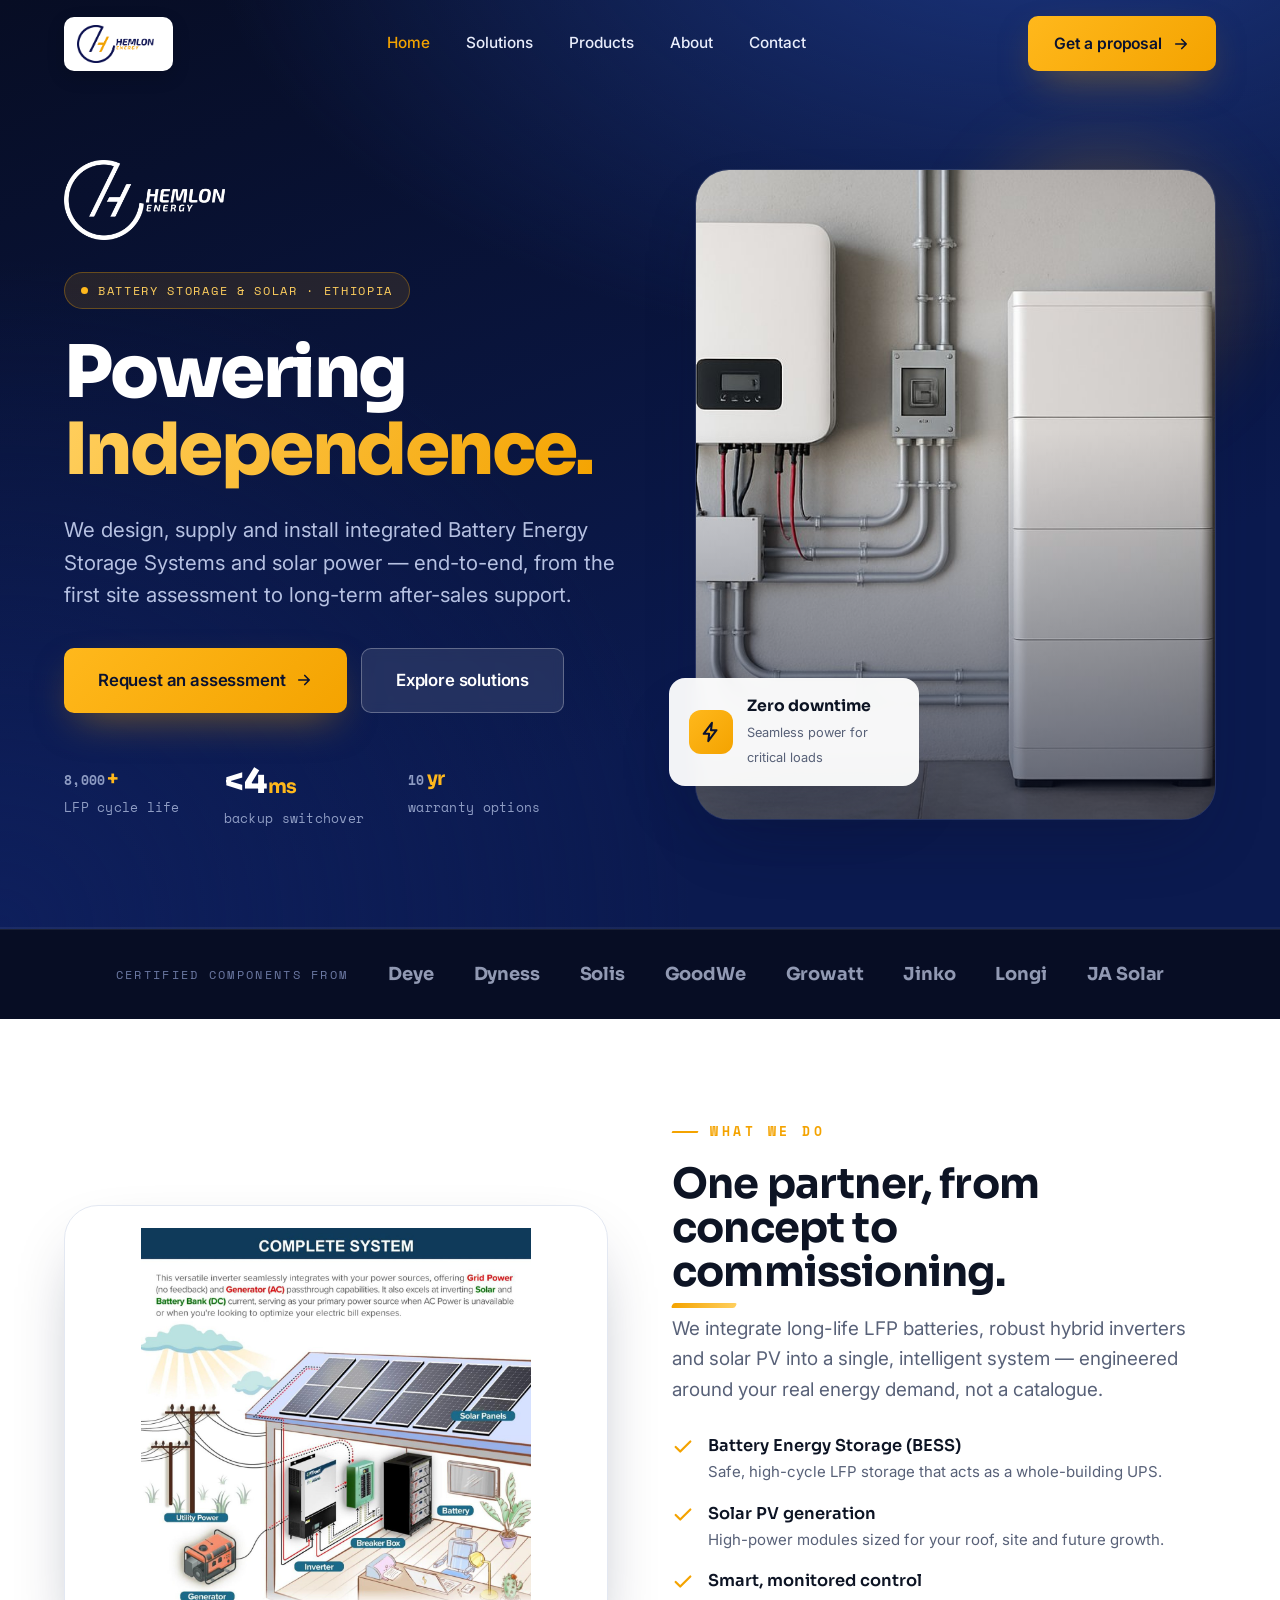
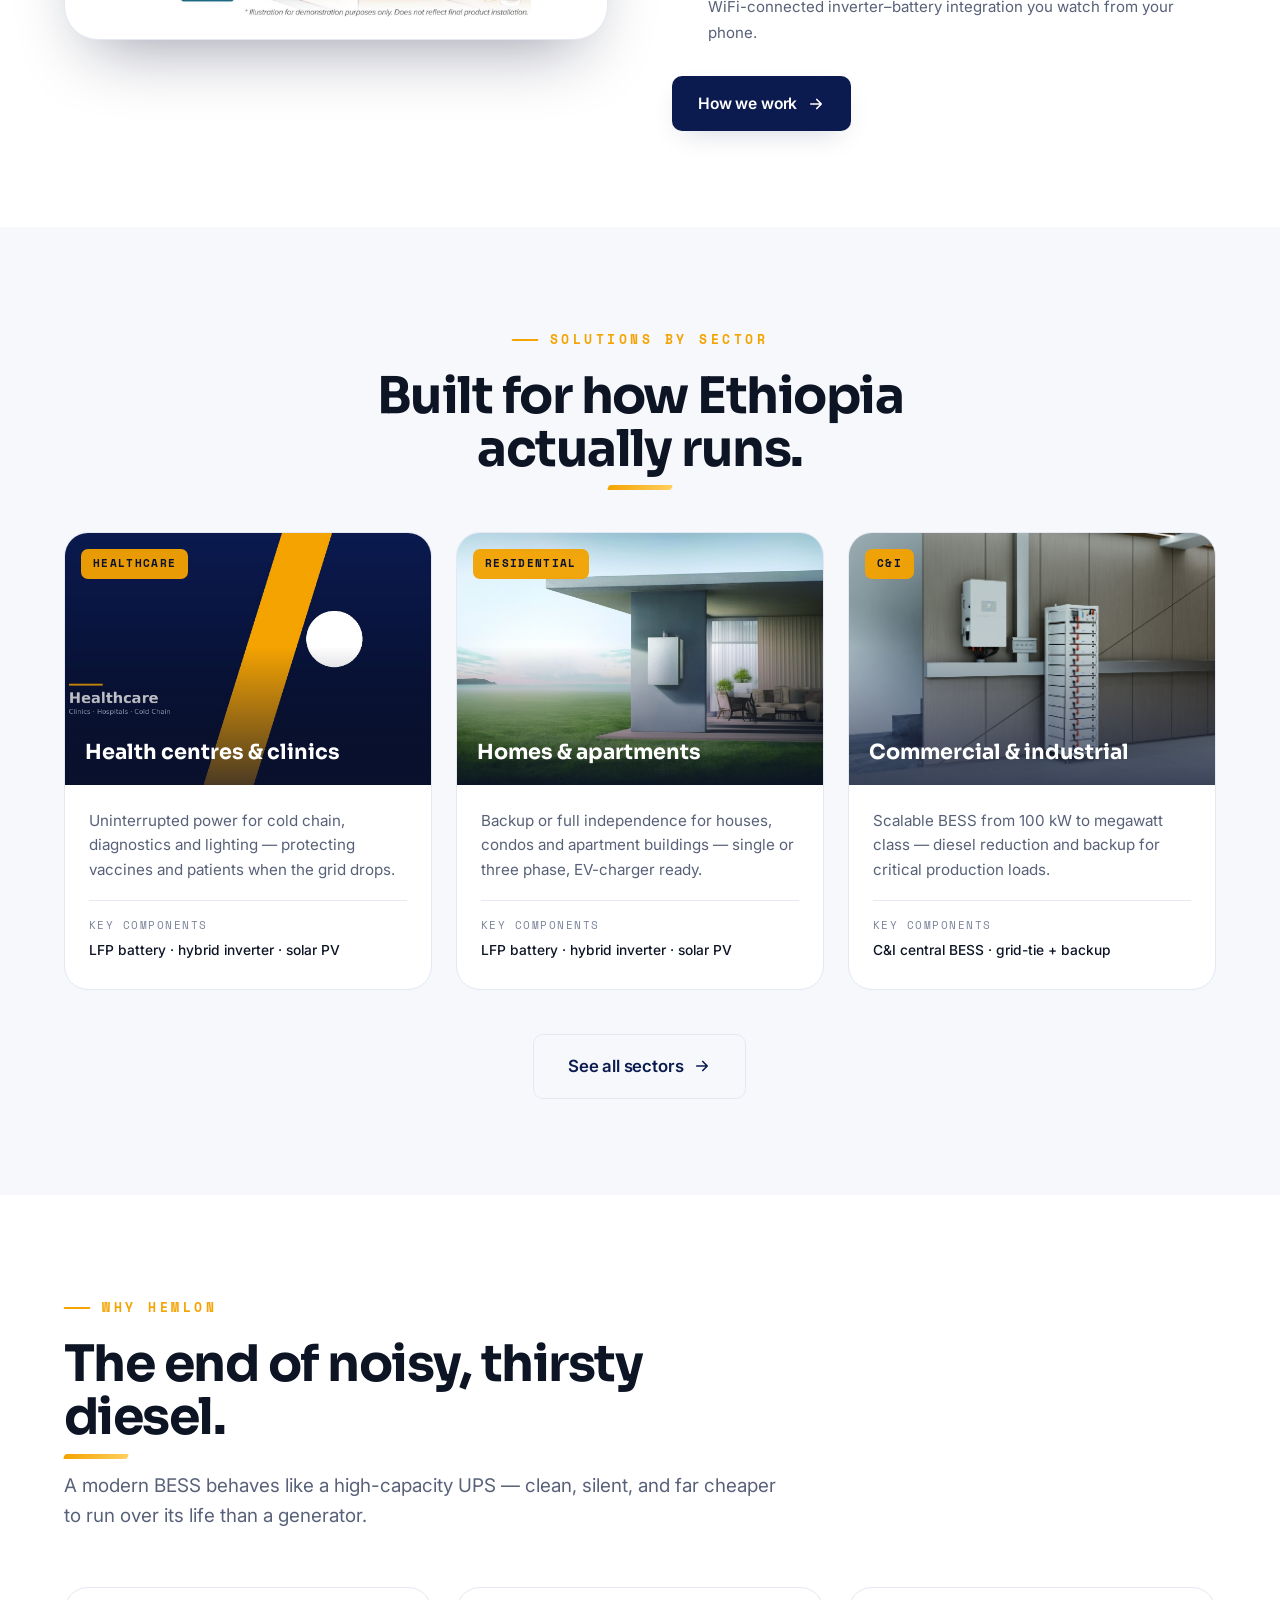
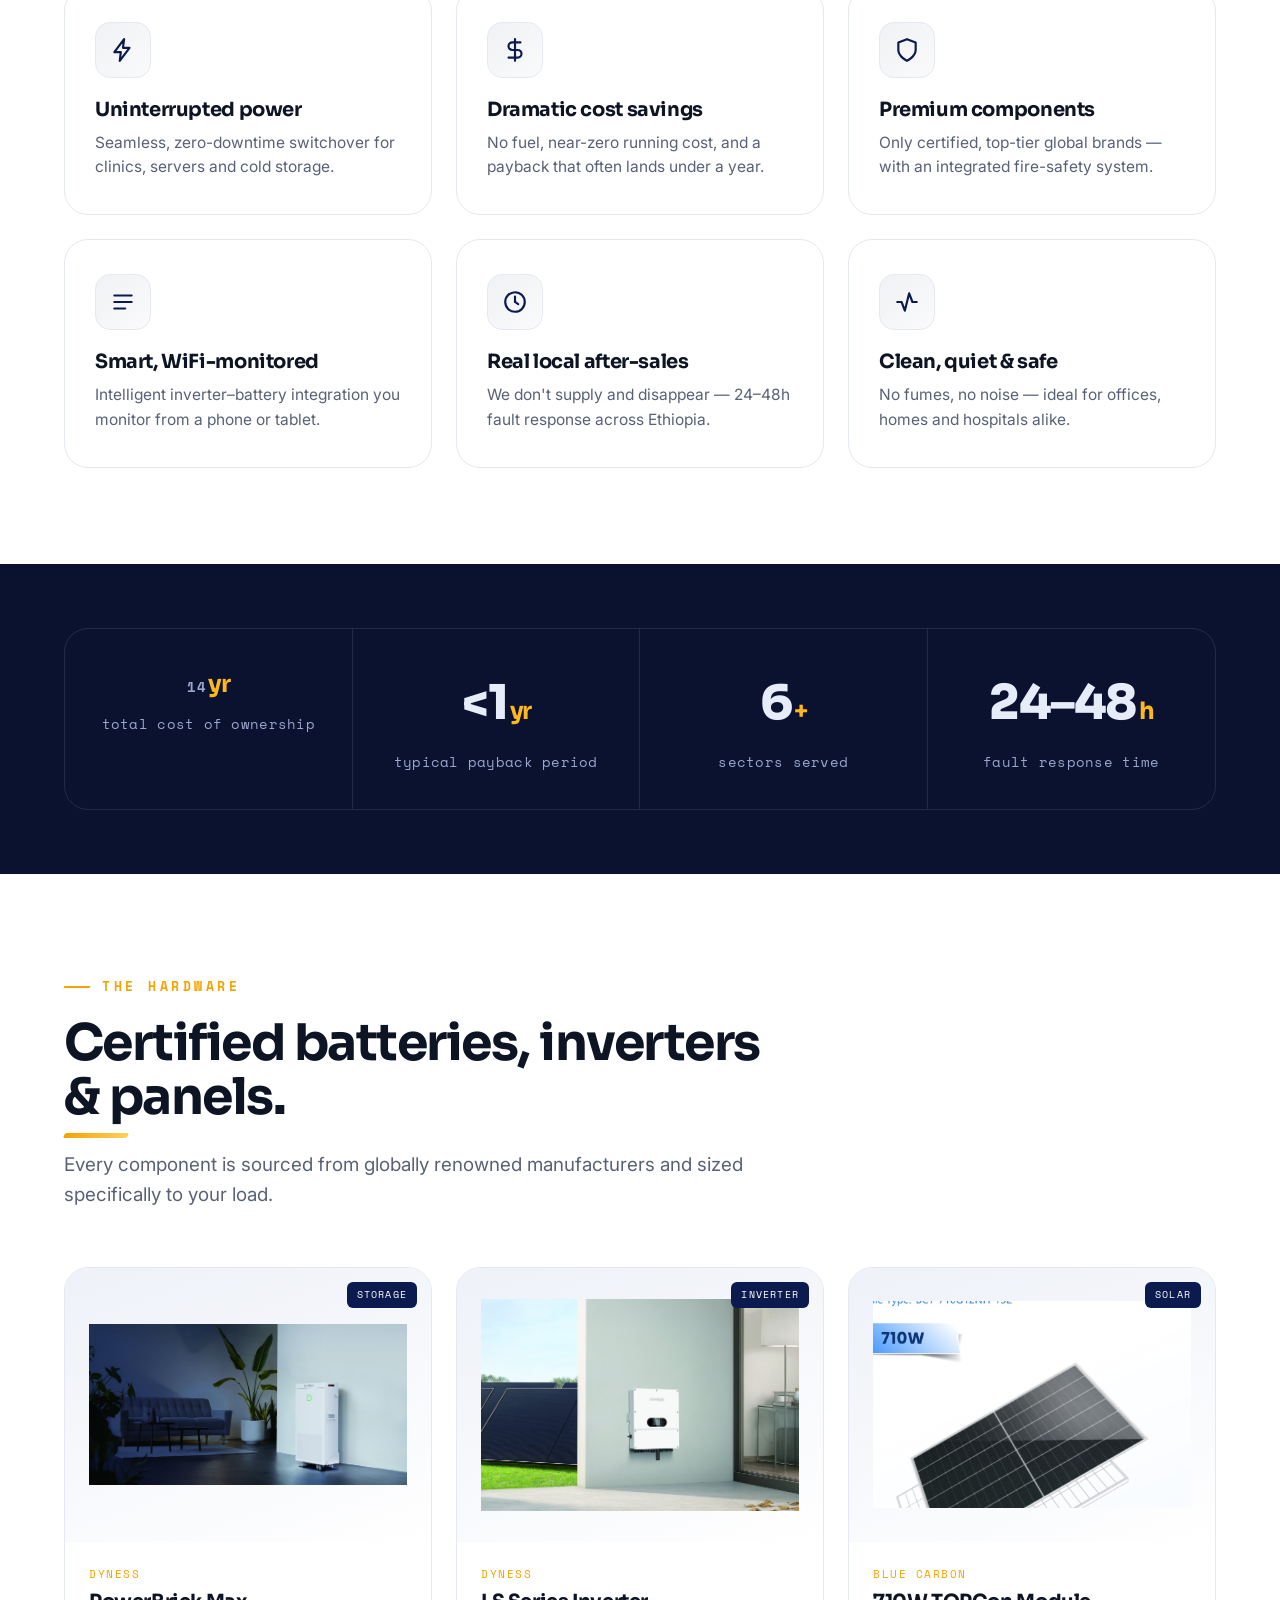
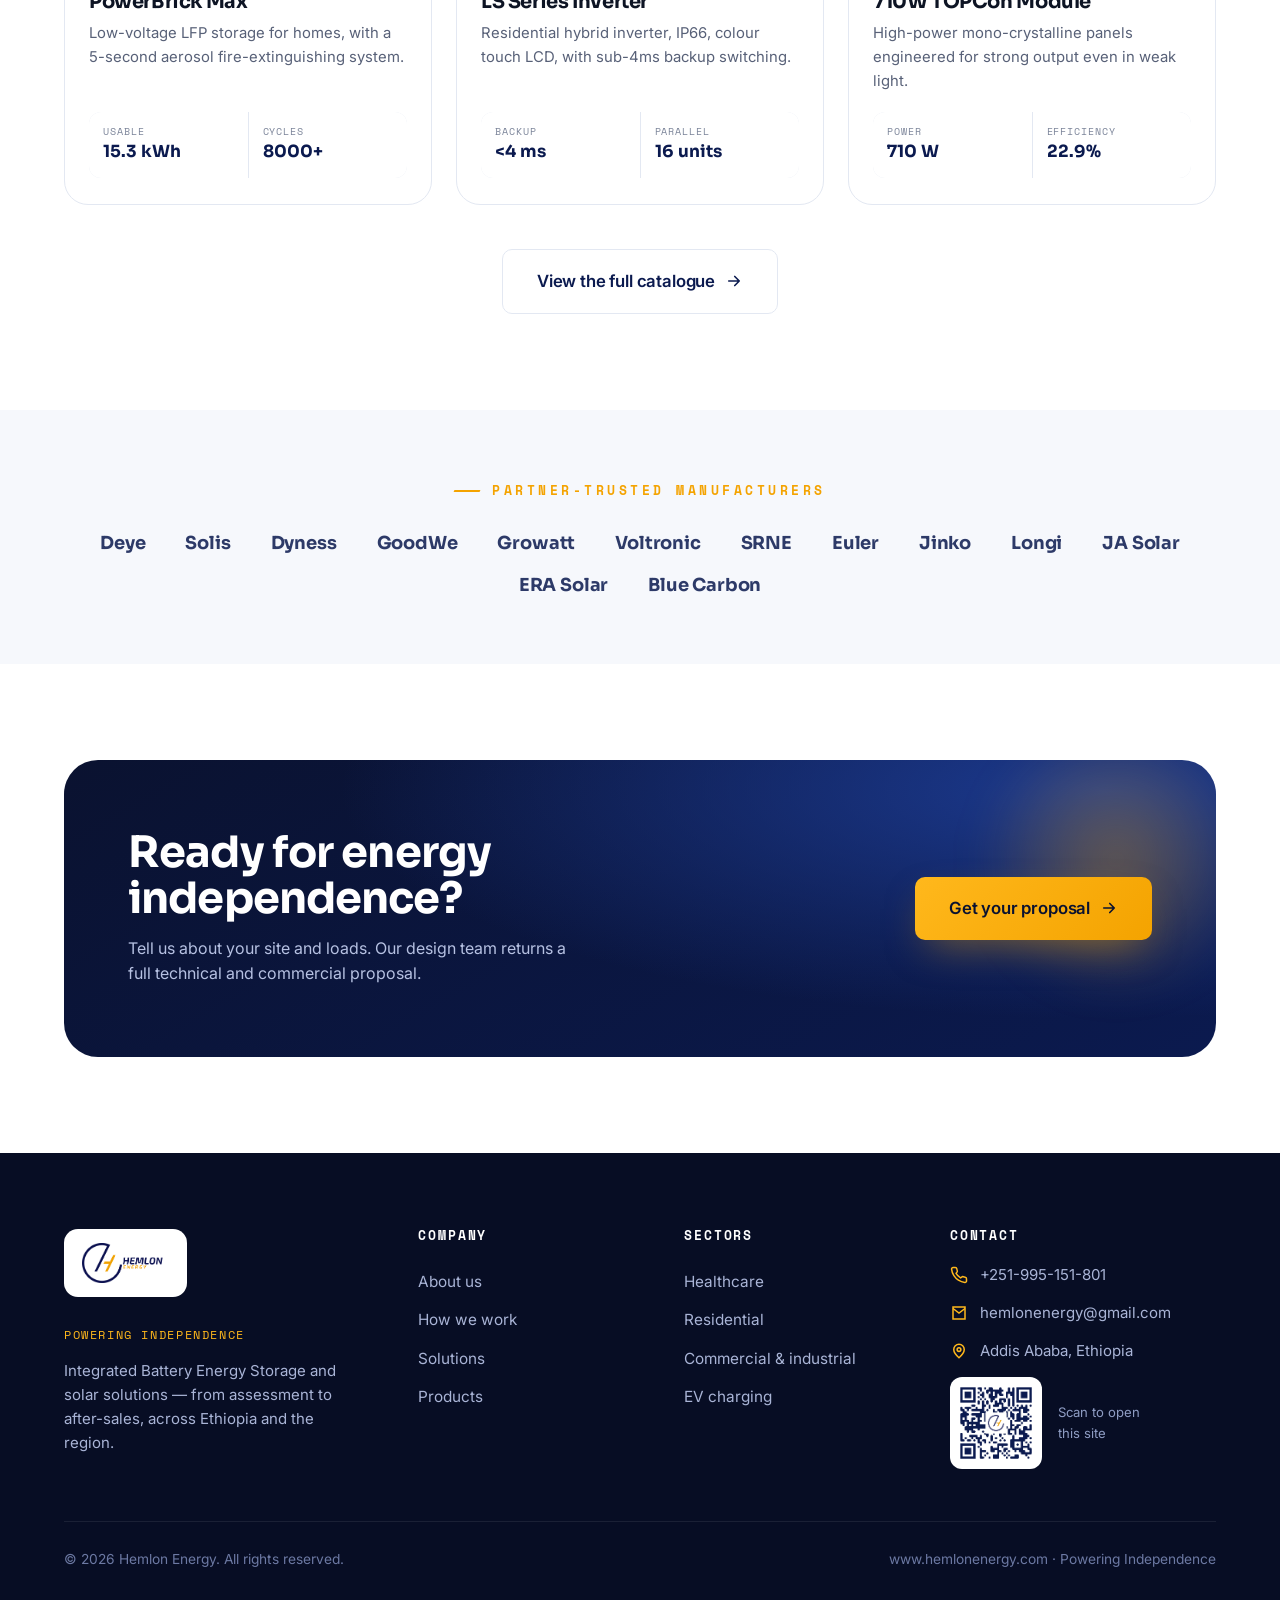
<file: index.html>
<!DOCTYPE html>
<html lang="en">
<head>
<meta charset="UTF-8">
<meta name="viewport" content="width=device-width, initial-scale=1.0">
<title>Hemlon Energy | Battery Storage &amp; Solar Solutions in Ethiopia</title>
<meta name="description" content="Hemlon Energy delivers end-to-end Battery Energy Storage Systems (BESS) and solar power across Ethiopia and East Africa — from assessment and design to installation and after-sales support. Powering Independence.">
<meta name="keywords" content="battery energy storage Ethiopia, BESS Ethiopia, solar power Addis Ababa, solar installation Ethiopia, LFP battery, hybrid inverter, energy independence, off-grid solar Ethiopia">
<link rel="canonical" href="https://hemlon-energy.vercel.app/">
<meta property="og:type" content="website">
<meta property="og:title" content="Hemlon Energy | Powering Independence">
<meta property="og:description" content="End-to-end Battery Energy Storage &amp; Solar solutions for businesses, healthcare, homes and industry across Ethiopia.">
<meta property="og:image" content="https://hemlon-energy.vercel.app/assets/scene-inverter.jpg">
<meta property="og:url" content="https://hemlon-energy.vercel.app/">
<meta name="twitter:card" content="summary_large_image">
<meta name="theme-color" content="#0b1a4f">
<link rel="icon" href="assets/hemlon-logo.png">
<link rel="apple-touch-icon" href="assets/hemlon-logo.png">
<link rel="preconnect" href="https://fonts.googleapis.com">
<link rel="preconnect" href="https://fonts.gstatic.com" crossorigin>
<link href="https://fonts.googleapis.com/css2?family=Sora:wght@400;600;700;800&family=Inter:wght@400;500;600&family=Space+Mono:wght@400;700&display=swap" rel="stylesheet">
<link rel="stylesheet" href="styles.css">
<script type="application/ld+json">
{
  "@context":"https://schema.org","@type":"Organization",
  "name":"Hemlon Energy","alternateName":"Hemlon Trading",
  "url":"https://hemlon-energy.vercel.app/","logo":"https://hemlon-energy.vercel.app/assets/hemlon-logo.png",
  "slogan":"Powering Independence",
  "description":"Specialized renewable energy provider delivering end-to-end Battery Energy Storage Systems (BESS) and solar solutions across Ethiopia and East Africa.",
  "address":{"@type":"PostalAddress","addressLocality":"Addis Ababa","addressCountry":"ET"},
  "telephone":"+251-995-151-801","email":"hemlonenergy@gmail.com",
  "areaServed":"Ethiopia and East Africa"
}
</script>
</head>
<body>

<!-- ============ NAV ============ -->
<header class="nav" id="nav">
  <div class="wrap nav__inner">
    <a class="nav__logo" href="index.html" aria-label="Hemlon Energy home"><img src="assets/hemlon-logo.png" alt="Hemlon Energy"></a>
    <nav class="nav__menu" aria-label="Primary">
      <a class="nav__link is-active" href="index.html">Home</a>
      <a class="nav__link" href="solutions.html">Solutions</a>
      <a class="nav__link" href="products.html">Products</a>
      <a class="nav__link" href="about.html">About</a>
      <a class="nav__link" href="contact.html">Contact</a>
    </nav>
    <div class="nav__actions">
      <a class="btn btn--gold nav__cta desktop" href="contact.html">Get a proposal
        <svg viewBox="0 0 24 24" fill="none" stroke="currentColor" stroke-width="2.2"><path d="M5 12h14M13 6l6 6-6 6" stroke-linecap="round" stroke-linejoin="round"/></svg>
      </a>
      <button class="nav__burger" aria-label="Open menu"><span></span><span></span><span></span></button>
    </div>
  </div>
</header>
<div class="nav__drawer" id="drawer">
  <a href="index.html">Home</a>
  <a href="solutions.html">Solutions</a>
  <a href="products.html">Products</a>
  <a href="about.html">About</a>
  <a href="contact.html">Contact</a>
  <a class="btn btn--gold" href="contact.html">Get a proposal</a>
</div>

<!-- ============ HERO ============ -->
<section class="hero">
  <div class="wrap hero__grid">
    <div class="hero__copy">
      <div class="hero__biglogo"><img src="assets/hemlon-logo-white.png" alt="Hemlon Energy"></div>
      <span class="hero__badge"><span class="dot"></span>Battery storage &amp; solar · Ethiopia</span>
      <h1>Powering<br><span class="accent">Independence.</span></h1>
      <p class="hero__sub">We design, supply and install integrated Battery Energy Storage Systems and solar power — end-to-end, from the first site assessment to long-term after-sales support.</p>
      <div class="hero__cta">
        <a class="btn btn--gold btn--lg" href="contact.html">Request an assessment
          <svg viewBox="0 0 24 24" fill="none" stroke="currentColor" stroke-width="2.2"><path d="M5 12h14M13 6l6 6-6 6" stroke-linecap="round" stroke-linejoin="round"/></svg>
        </a>
        <a class="btn btn--light btn--lg" href="solutions.html">Explore solutions</a>
      </div>
      <div class="hero__stats">
        <div class="hero__stat"><b><span data-count="8000">0</span><i>+</i></b><span>LFP cycle life</span></div>
        <div class="hero__stat"><b>&lt;4<i>ms</i></b><span>backup switchover</span></div>
        <div class="hero__stat"><b><span data-count="10">0</span><i>yr</i></b><span>warranty options</span></div>
      </div>
    </div>
    <div class="hero__media reveal">
      <div class="hero__glow"></div>
      <div class="hero__frame">
        <img src="assets/hero-system.jpg" alt="Hemlon Energy hybrid inverter and battery installation" fetchpriority="high">
      </div>
      <div class="hero__chip">
        <span class="ic"><svg viewBox="0 0 24 24" fill="none" stroke="currentColor" stroke-width="2.2"><path d="M13 2L4 14h6l-1 8 9-12h-6l1-8z" stroke-linejoin="round"/></svg></span>
        <div><b>Zero downtime</b><span>Seamless power for critical loads</span></div>
      </div>
    </div>
  </div>
  <div class="powerline"></div>
</section>

<!-- ============ TRUST STRIP ============ -->
<section class="trust">
  <div class="wrap">
    <div class="trust__row">
      <span class="trust__label">Certified components from</span>
      <span class="brand-word">Deye</span>
      <span class="brand-word">Dyness</span>
      <span class="brand-word">Solis</span>
      <span class="brand-word">GoodWe</span>
      <span class="brand-word">Growatt</span>
      <span class="brand-word">Jinko</span>
      <span class="brand-word">Longi</span>
      <span class="brand-word">JA Solar</span>
    </div>
  </div>
</section>

<!-- ============ WHAT WE DO ============ -->
<section class="section">
  <div class="wrap split">
    <div class="split__media split__media--diagram reveal">
      <img src="assets/sys-complete.jpg" alt="Diagram of a complete home hybrid solar power system with solar panels, hybrid inverter and battery">
    </div>
    <div class="split__copy reveal" data-d="1">
      <span class="eyebrow">What we do</span>
      <h2 class="stroke">One partner, from concept to commissioning.</h2>
      <p class="lead">We integrate long-life LFP batteries, robust hybrid inverters and solar PV into a single, intelligent system — engineered around your real energy demand, not a catalogue.</p>
      <div class="tick"><svg viewBox="0 0 24 24" fill="none" stroke="currentColor" stroke-width="2.4"><path d="M20 6L9 17l-5-5" stroke-linecap="round" stroke-linejoin="round"/></svg><div><b>Battery Energy Storage (BESS)</b><span>Safe, high-cycle LFP storage that acts as a whole-building UPS.</span></div></div>
      <div class="tick"><svg viewBox="0 0 24 24" fill="none" stroke="currentColor" stroke-width="2.4"><path d="M20 6L9 17l-5-5" stroke-linecap="round" stroke-linejoin="round"/></svg><div><b>Solar PV generation</b><span>High-power modules sized for your roof, site and future growth.</span></div></div>
      <div class="tick"><svg viewBox="0 0 24 24" fill="none" stroke="currentColor" stroke-width="2.4"><path d="M20 6L9 17l-5-5" stroke-linecap="round" stroke-linejoin="round"/></svg><div><b>Smart, monitored control</b><span>WiFi-connected inverter–battery integration you watch from your phone.</span></div></div>
      <a class="btn btn--navy" href="about.html" style="margin-top:14px">How we work
        <svg viewBox="0 0 24 24" fill="none" stroke="currentColor" stroke-width="2.2"><path d="M5 12h14M13 6l6 6-6 6" stroke-linecap="round" stroke-linejoin="round"/></svg></a>
    </div>
  </div>
</section>

<!-- ============ SOLUTIONS PREVIEW ============ -->
<section class="section section--mist">
  <div class="wrap">
    <div class="sec-head center reveal">
      <span class="eyebrow" style="justify-content:center">Solutions by sector</span>
      <h2 class="h-sec stroke center">Built for how Ethiopia actually runs.</h2>
    </div>
    <div class="grid sol-grid">
      <article class="card sol reveal">
        <div class="sol__img"><img src="assets/sector-healthcare.jpg" alt="Battery storage for a health centre"><span class="sol__tag">Healthcare</span><span class="sol__title">Health centres &amp; clinics</span></div>
        <div class="sol__body"><p>Uninterrupted power for cold chain, diagnostics and lighting — protecting vaccines and patients when the grid drops.</p>
          <div class="sol__spec"><span class="k">Key components</span><span class="v">LFP battery · hybrid inverter · solar PV</span></div></div>
      </article>
      <article class="card sol reveal" data-d="1">
        <div class="sol__img"><img src="assets/scene-modern-home.jpg" alt="Residential energy storage system"><span class="sol__tag">Residential</span><span class="sol__title">Homes &amp; apartments</span></div>
        <div class="sol__body"><p>Backup or full independence for houses, condos and apartment buildings — single or three phase, EV-charger ready.</p>
          <div class="sol__spec"><span class="k">Key components</span><span class="v">LFP battery · hybrid inverter · solar PV</span></div></div>
      </article>
      <article class="card sol reveal" data-d="2">
        <div class="sol__img"><img src="assets/scene-ci.jpg" alt="Commercial and industrial energy storage"><span class="sol__tag">C&amp;I</span><span class="sol__title">Commercial &amp; industrial</span></div>
        <div class="sol__body"><p>Scalable BESS from 100 kW to megawatt class — diesel reduction and backup for critical production loads.</p>
          <div class="sol__spec"><span class="k">Key components</span><span class="v">C&amp;I central BESS · grid-tie + backup</span></div></div>
      </article>
    </div>
    <div class="center" style="margin-top:44px">
      <a class="btn btn--ghost btn--lg" href="solutions.html">See all sectors
        <svg viewBox="0 0 24 24" fill="none" stroke="currentColor" stroke-width="2.2"><path d="M5 12h14M13 6l6 6-6 6" stroke-linecap="round" stroke-linejoin="round"/></svg></a>
    </div>
  </div>
</section>

<!-- ============ WHY HEMLON ============ -->
<section class="section">
  <div class="wrap">
    <div class="sec-head reveal">
      <span class="eyebrow">Why Hemlon</span>
      <h2 class="h-sec stroke">The end of noisy, thirsty diesel.</h2>
      <p class="lead" style="margin-top:26px">A modern BESS behaves like a high-capacity UPS — clean, silent, and far cheaper to run over its life than a generator.</p>
    </div>
    <div class="grid features">
      <div class="card feat reveal">
        <div class="feat__ic"><svg viewBox="0 0 24 24" fill="none" stroke="currentColor" stroke-width="2"><path d="M13 2L4 14h6l-1 8 9-12h-6l1-8z" stroke-linejoin="round"/></svg></div>
        <h3>Uninterrupted power</h3><p>Seamless, zero-downtime switchover for clinics, servers and cold storage.</p></div>
      <div class="card feat reveal" data-d="1">
        <div class="feat__ic"><svg viewBox="0 0 24 24" fill="none" stroke="currentColor" stroke-width="2"><path d="M12 2v20M17 5H9.5a3.5 3.5 0 000 7h5a3.5 3.5 0 010 7H6" stroke-linecap="round"/></svg></div>
        <h3>Dramatic cost savings</h3><p>No fuel, near-zero running cost, and a payback that often lands under a year.</p></div>
      <div class="card feat reveal" data-d="2">
        <div class="feat__ic"><svg viewBox="0 0 24 24" fill="none" stroke="currentColor" stroke-width="2"><path d="M12 22s8-4 8-10V5l-8-3-8 3v7c0 6 8 10 8 10z" stroke-linejoin="round"/></svg></div>
        <h3>Premium components</h3><p>Only certified, top-tier global brands — with an integrated fire-safety system.</p></div>
      <div class="card feat reveal">
        <div class="feat__ic"><svg viewBox="0 0 24 24" fill="none" stroke="currentColor" stroke-width="2"><path d="M4 6h16M4 12h16M4 18h10" stroke-linecap="round"/></svg></div>
        <h3>Smart, WiFi-monitored</h3><p>Intelligent inverter–battery integration you monitor from a phone or tablet.</p></div>
      <div class="card feat reveal" data-d="1">
        <div class="feat__ic"><svg viewBox="0 0 24 24" fill="none" stroke="currentColor" stroke-width="2"><circle cx="12" cy="12" r="9"/><path d="M12 7v5l3 2" stroke-linecap="round"/></svg></div>
        <h3>Real local after-sales</h3><p>We don't supply and disappear — 24–48h fault response across Ethiopia.</p></div>
      <div class="card feat reveal" data-d="2">
        <div class="feat__ic"><svg viewBox="0 0 24 24" fill="none" stroke="currentColor" stroke-width="2"><path d="M3 12h4l3 8 4-16 3 8h4" stroke-linecap="round" stroke-linejoin="round"/></svg></div>
        <h3>Clean, quiet &amp; safe</h3><p>No fumes, no noise — ideal for offices, homes and hospitals alike.</p></div>
    </div>
  </div>
</section>

<!-- ============ STATS BAND ============ -->
<section class="section section--navy section--tight">
  <div class="wrap">
    <div class="grid statband">
      <div class="s"><b><span data-count="15">0</span><i>yr</i></b><span>total cost of ownership</span></div>
      <div class="s"><b>&lt;1<i>yr</i></b><span>typical payback period</span></div>
      <div class="s"><b>6<i>+</i></b><span>sectors served</span></div>
      <div class="s"><b>24–48<i>h</i></b><span>fault response time</span></div>
    </div>
  </div>
</section>

<!-- ============ PRODUCTS PREVIEW ============ -->
<section class="section">
  <div class="wrap">
    <div class="sec-head reveal">
      <span class="eyebrow">The hardware</span>
      <h2 class="h-sec stroke">Certified batteries, inverters &amp; panels.</h2>
      <p class="lead" style="margin-top:26px">Every component is sourced from globally renowned manufacturers and sized specifically to your load.</p>
    </div>
    <div class="grid prod-grid">
      <article class="card prod reveal">
        <div class="prod__img"><span class="prod__cat">Storage</span><img src="assets/prod-powerbrick.jpg" alt="Dyness PowerBrick Max battery"></div>
        <div class="prod__body"><span class="prod__brand">Dyness</span><h3>PowerBrick Max</h3>
          <p class="prod__desc">Low-voltage LFP storage for homes, with a 5-second aerosol fire-extinguishing system.</p>
          <div class="prod__specs"><div><span class="k">Usable</span><span class="v">15.3 kWh</span></div><div><span class="k">Cycles</span><span class="v">8000+</span></div></div></div>
      </article>
      <article class="card prod reveal" data-d="1">
        <div class="prod__img"><span class="prod__cat">Inverter</span><img src="assets/prod-ls-inverter.jpg" alt="Dyness LS series hybrid inverter"></div>
        <div class="prod__body"><span class="prod__brand">Dyness</span><h3>LS Series Inverter</h3>
          <p class="prod__desc">Residential hybrid inverter, IP66, colour touch LCD, with sub-4ms backup switching.</p>
          <div class="prod__specs"><div><span class="k">Backup</span><span class="v">&lt;4 ms</span></div><div><span class="k">Parallel</span><span class="v">16 units</span></div></div></div>
      </article>
      <article class="card prod reveal" data-d="2">
        <div class="prod__img"><span class="prod__cat">Solar</span><img src="assets/prod-solar-panel.jpg" alt="710W TOPCon solar panel"></div>
        <div class="prod__body"><span class="prod__brand">Blue Carbon</span><h3>710W TOPCon Module</h3>
          <p class="prod__desc">High-power mono-crystalline panels engineered for strong output even in weak light.</p>
          <div class="prod__specs"><div><span class="k">Power</span><span class="v">710 W</span></div><div><span class="k">Efficiency</span><span class="v">22.9%</span></div></div></div>
      </article>
    </div>
    <div class="center" style="margin-top:44px">
      <a class="btn btn--ghost btn--lg" href="products.html">View the full catalogue
        <svg viewBox="0 0 24 24" fill="none" stroke="currentColor" stroke-width="2.2"><path d="M5 12h14M13 6l6 6-6 6" stroke-linecap="round" stroke-linejoin="round"/></svg></a>
    </div>
  </div>
</section>

<!-- ============ PARTNERS ============ -->
<section class="section section--mist section--tight">
  <div class="wrap center">
    <span class="eyebrow" style="justify-content:center">Partner-trusted manufacturers</span>
    <div class="trust__row" style="margin-top:8px">
      <span class="brand-word" style="color:var(--navy-800);opacity:.85">Deye</span>
      <span class="brand-word" style="color:var(--navy-800);opacity:.85">Solis</span>
      <span class="brand-word" style="color:var(--navy-800);opacity:.85">Dyness</span>
      <span class="brand-word" style="color:var(--navy-800);opacity:.85">GoodWe</span>
      <span class="brand-word" style="color:var(--navy-800);opacity:.85">Growatt</span>
      <span class="brand-word" style="color:var(--navy-800);opacity:.85">Voltronic</span>
      <span class="brand-word" style="color:var(--navy-800);opacity:.85">SRNE</span>
      <span class="brand-word" style="color:var(--navy-800);opacity:.85">Euler</span>
      <span class="brand-word" style="color:var(--navy-800);opacity:.85">Jinko</span>
      <span class="brand-word" style="color:var(--navy-800);opacity:.85">Longi</span>
      <span class="brand-word" style="color:var(--navy-800);opacity:.85">JA Solar</span>
      <span class="brand-word" style="color:var(--navy-800);opacity:.85">ERA Solar</span>
      <span class="brand-word" style="color:var(--navy-800);opacity:.85">Blue Carbon</span>
    </div>
  </div>
</section>

<!-- ============ CTA ============ -->
<section class="section">
  <div class="wrap">
    <div class="cta-band reveal">
      <div class="cta-band__in">
        <div>
          <h2>Ready for energy independence?</h2>
          <p>Tell us about your site and loads. Our design team returns a full technical and commercial proposal.</p>
        </div>
        <a class="btn btn--gold btn--lg" href="contact.html">Get your proposal
          <svg viewBox="0 0 24 24" fill="none" stroke="currentColor" stroke-width="2.2"><path d="M5 12h14M13 6l6 6-6 6" stroke-linecap="round" stroke-linejoin="round"/></svg></a>
      </div>
    </div>
  </div>
</section>

<!-- ============ FOOTER ============ -->
<footer class="footer">
  <div class="wrap">
    <div class="footer__top">
      <div>
        <span class="footer__logo"><img src="assets/hemlon-logo.png" alt="Hemlon Energy"></span>
        <div class="footer__tag">Powering Independence</div>
        <p>Integrated Battery Energy Storage and solar solutions — from assessment to after-sales, across Ethiopia and the region.</p>
      </div>
      <div>
        <h4>Company</h4>
        <div class="footer__links">
          <a href="about.html">About us</a>
          <a href="about.html#process">How we work</a>
          <a href="solutions.html">Solutions</a>
          <a href="products.html">Products</a>
        </div>
      </div>
      <div>
        <h4>Sectors</h4>
        <div class="footer__links">
          <a href="solutions.html">Healthcare</a>
          <a href="solutions.html">Residential</a>
          <a href="solutions.html">Commercial &amp; industrial</a>
          <a href="solutions.html">EV charging</a>
        </div>
      </div>
      <div>
        <h4>Contact</h4>
        <ul class="footer__contact">
          <li><svg viewBox="0 0 24 24" fill="none" stroke="currentColor" stroke-width="2"><path d="M22 16.9v3a2 2 0 01-2.2 2 19.8 19.8 0 01-8.6-3.1 19.5 19.5 0 01-6-6 19.8 19.8 0 01-3.1-8.7A2 2 0 014.1 2h3a2 2 0 012 1.7c.1.9.3 1.8.6 2.6a2 2 0 01-.5 2.1L8.1 9.9a16 16 0 006 6l1.5-1.1a2 2 0 012.1-.5c.8.3 1.7.5 2.6.6a2 2 0 011.7 2z"/></svg><a class="v" href="tel:+251995151801">+251-995-151-801</a></li>
          <li><svg viewBox="0 0 24 24" fill="none" stroke="currentColor" stroke-width="2"><path d="M4 4h16v16H4z"/><path d="M4 6l8 6 8-6"/></svg><a class="v" href="mailto:hemlonenergy@gmail.com">hemlonenergy@gmail.com</a></li>
          <li><svg viewBox="0 0 24 24" fill="none" stroke="currentColor" stroke-width="2"><path d="M12 21s-7-6.2-7-11a7 7 0 0114 0c0 4.8-7 11-7 11z"/><circle cx="12" cy="10" r="2.5"/></svg><span class="v">Addis Ababa, Ethiopia</span></li>
        </ul>
        <div class="footer__qr">
          <img src="assets/qr-hemlon.png" alt="Scan to visit hemlonenergy.com">
          <span>Scan to open<br>this site</span>
        </div>
      </div>
    </div>
    <div class="footer__bottom">
      <span>© <span id="year">2026</span> Hemlon Energy. All rights reserved.</span>
      <span>www.hemlonenergy.com · Powering Independence</span>
    </div>
  </div>
</footer>

<script src="main.js"></script>
</body>
</html>
</file>
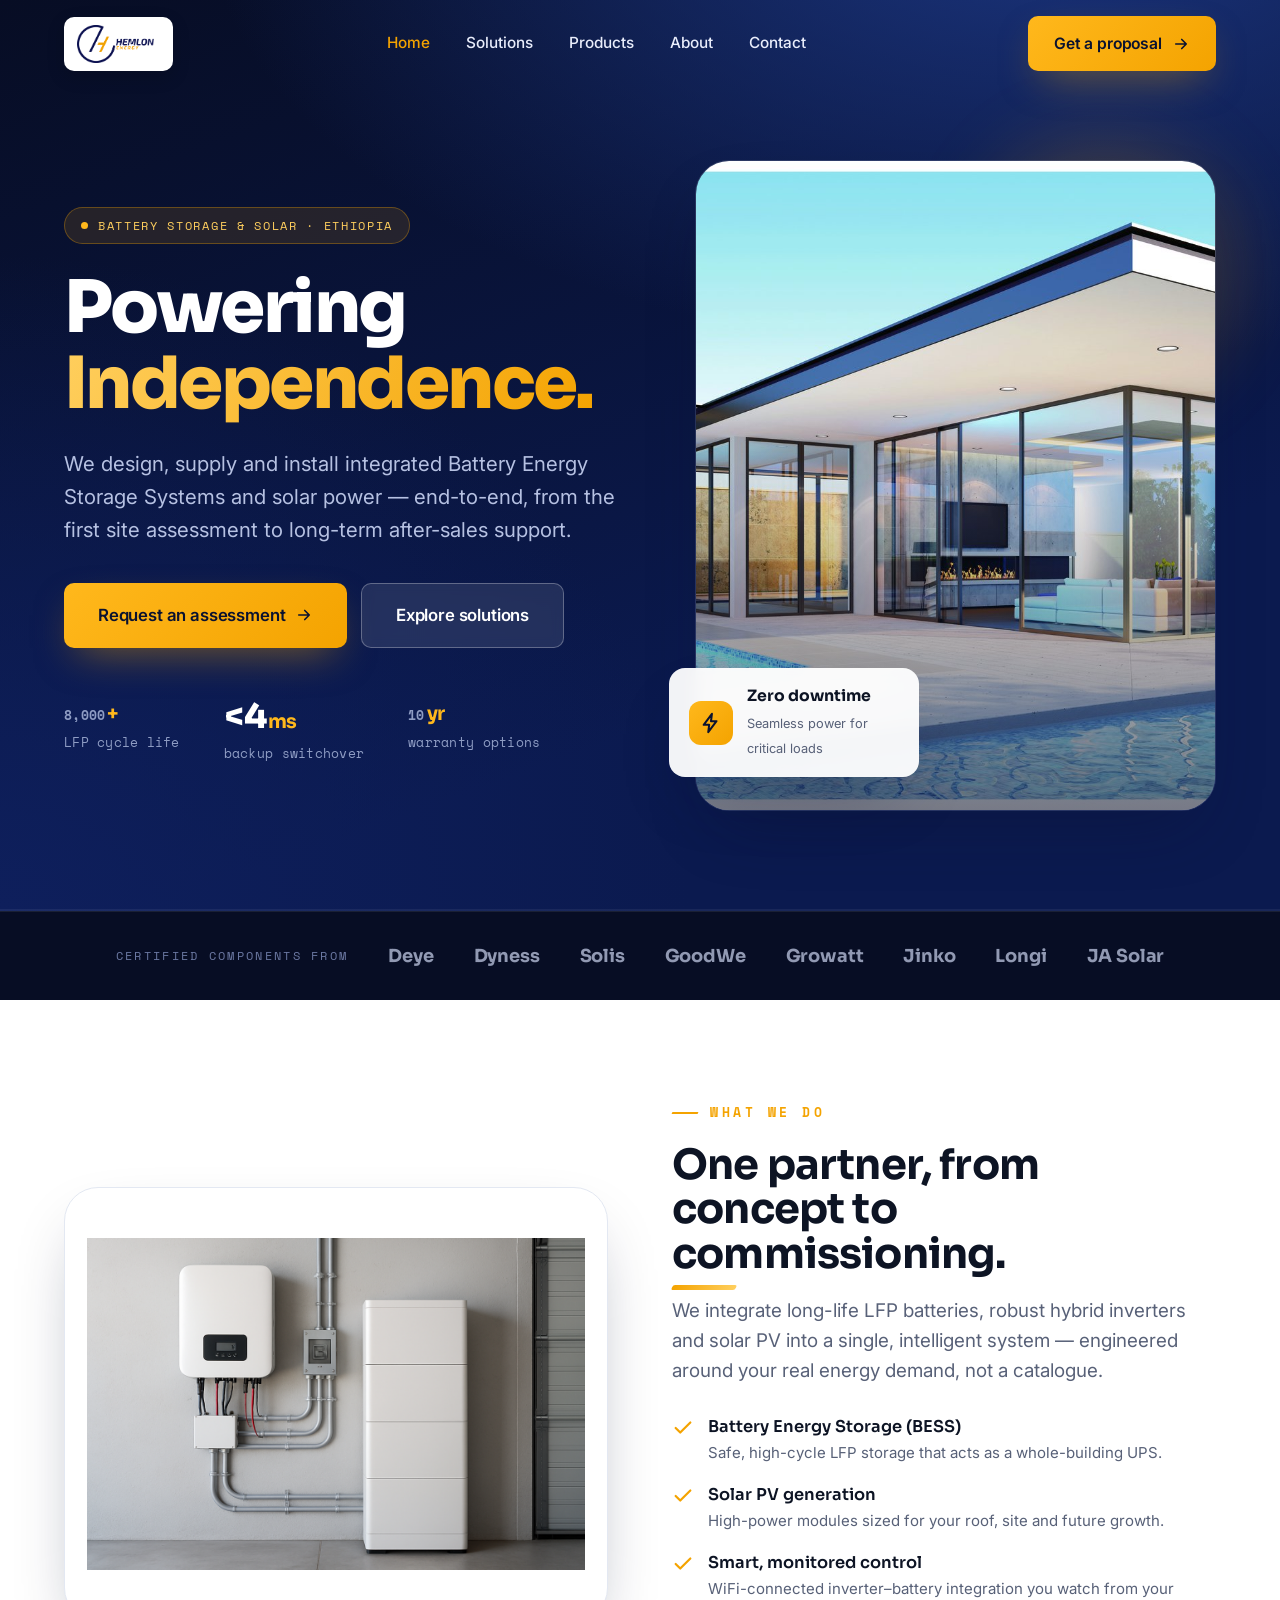
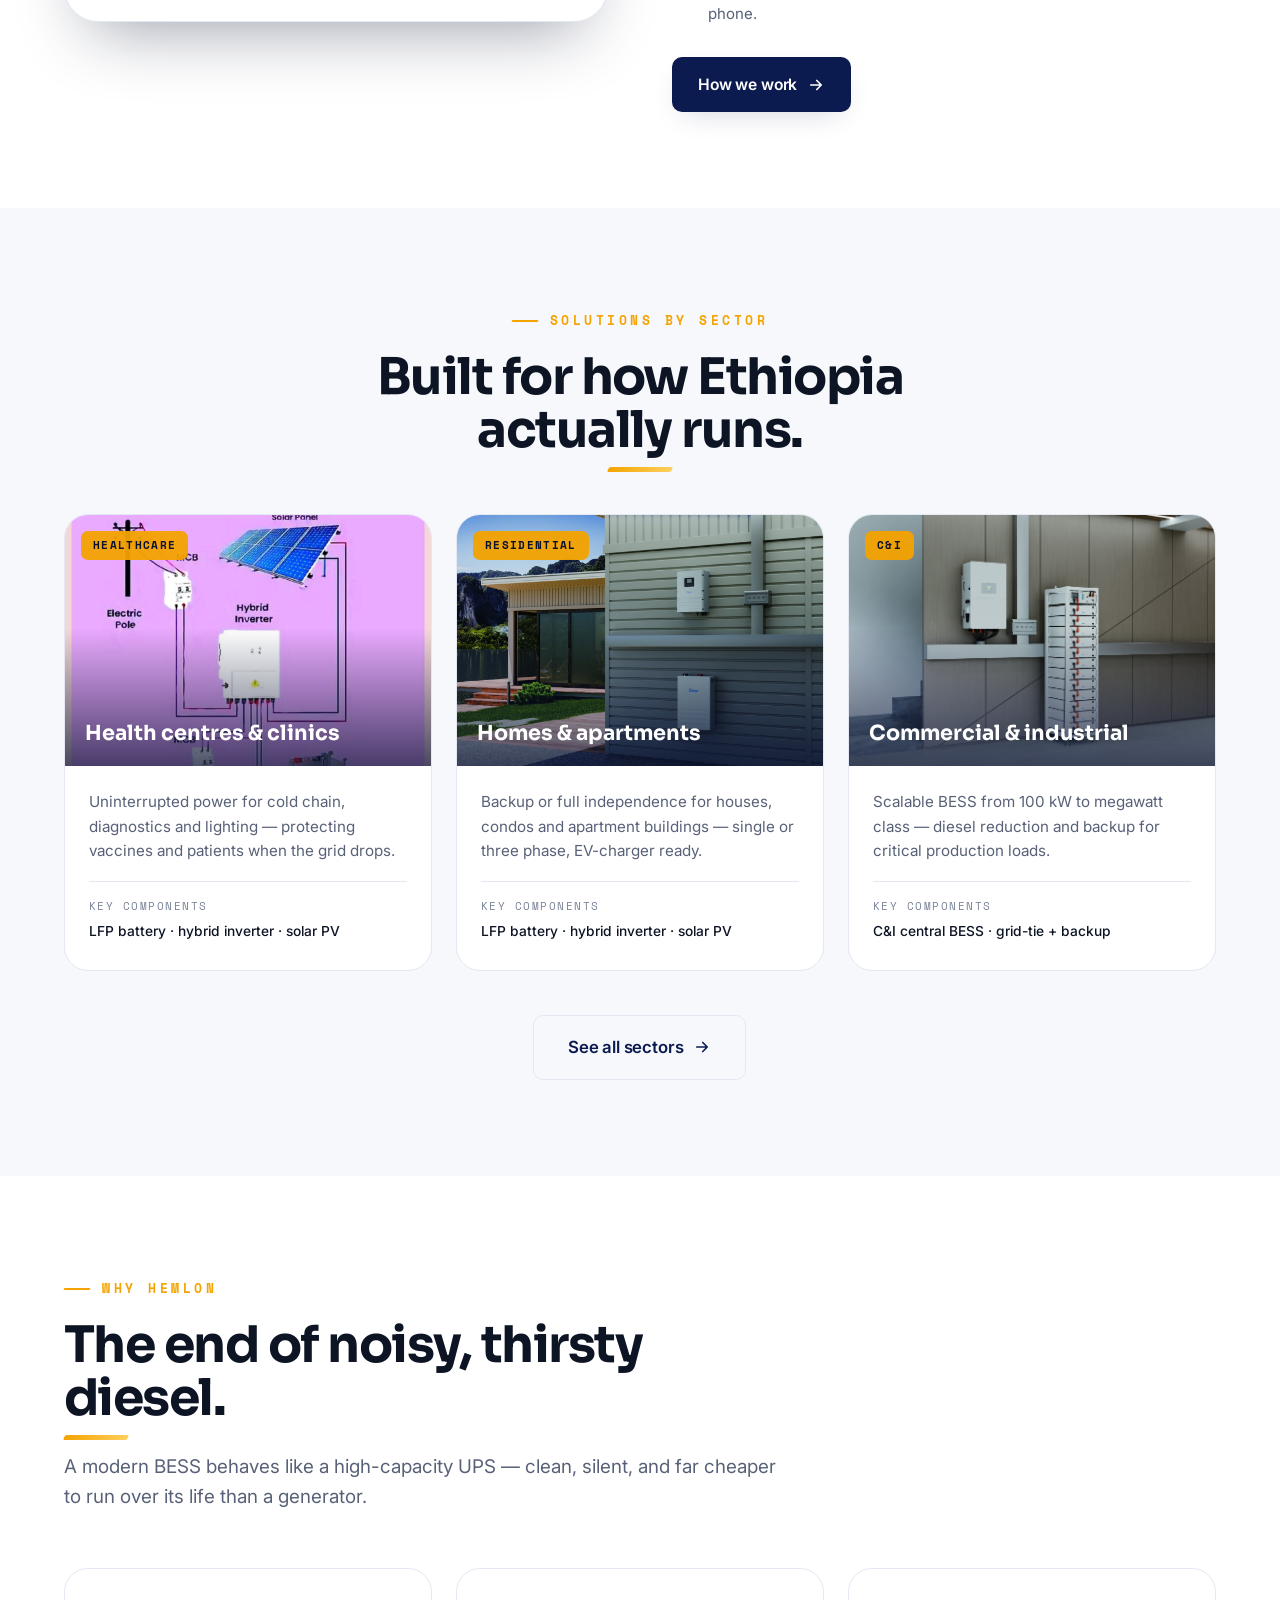
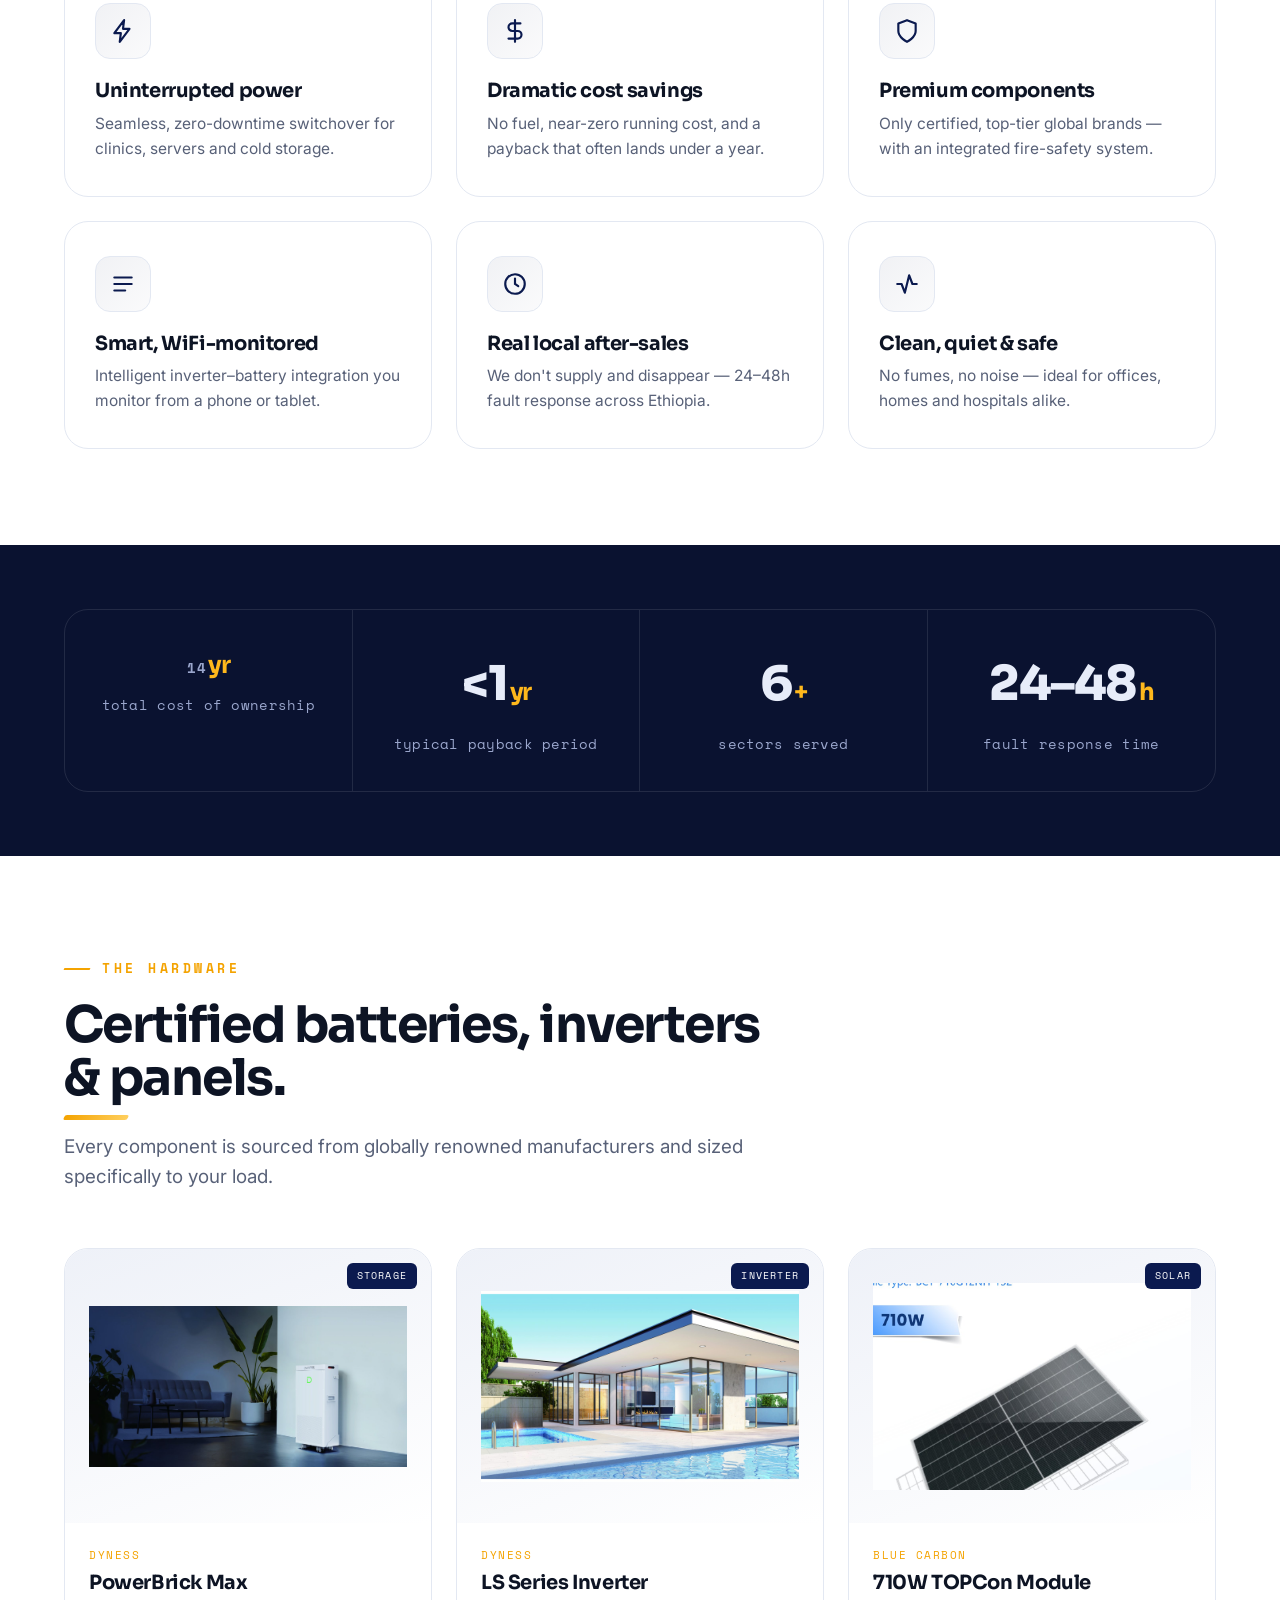
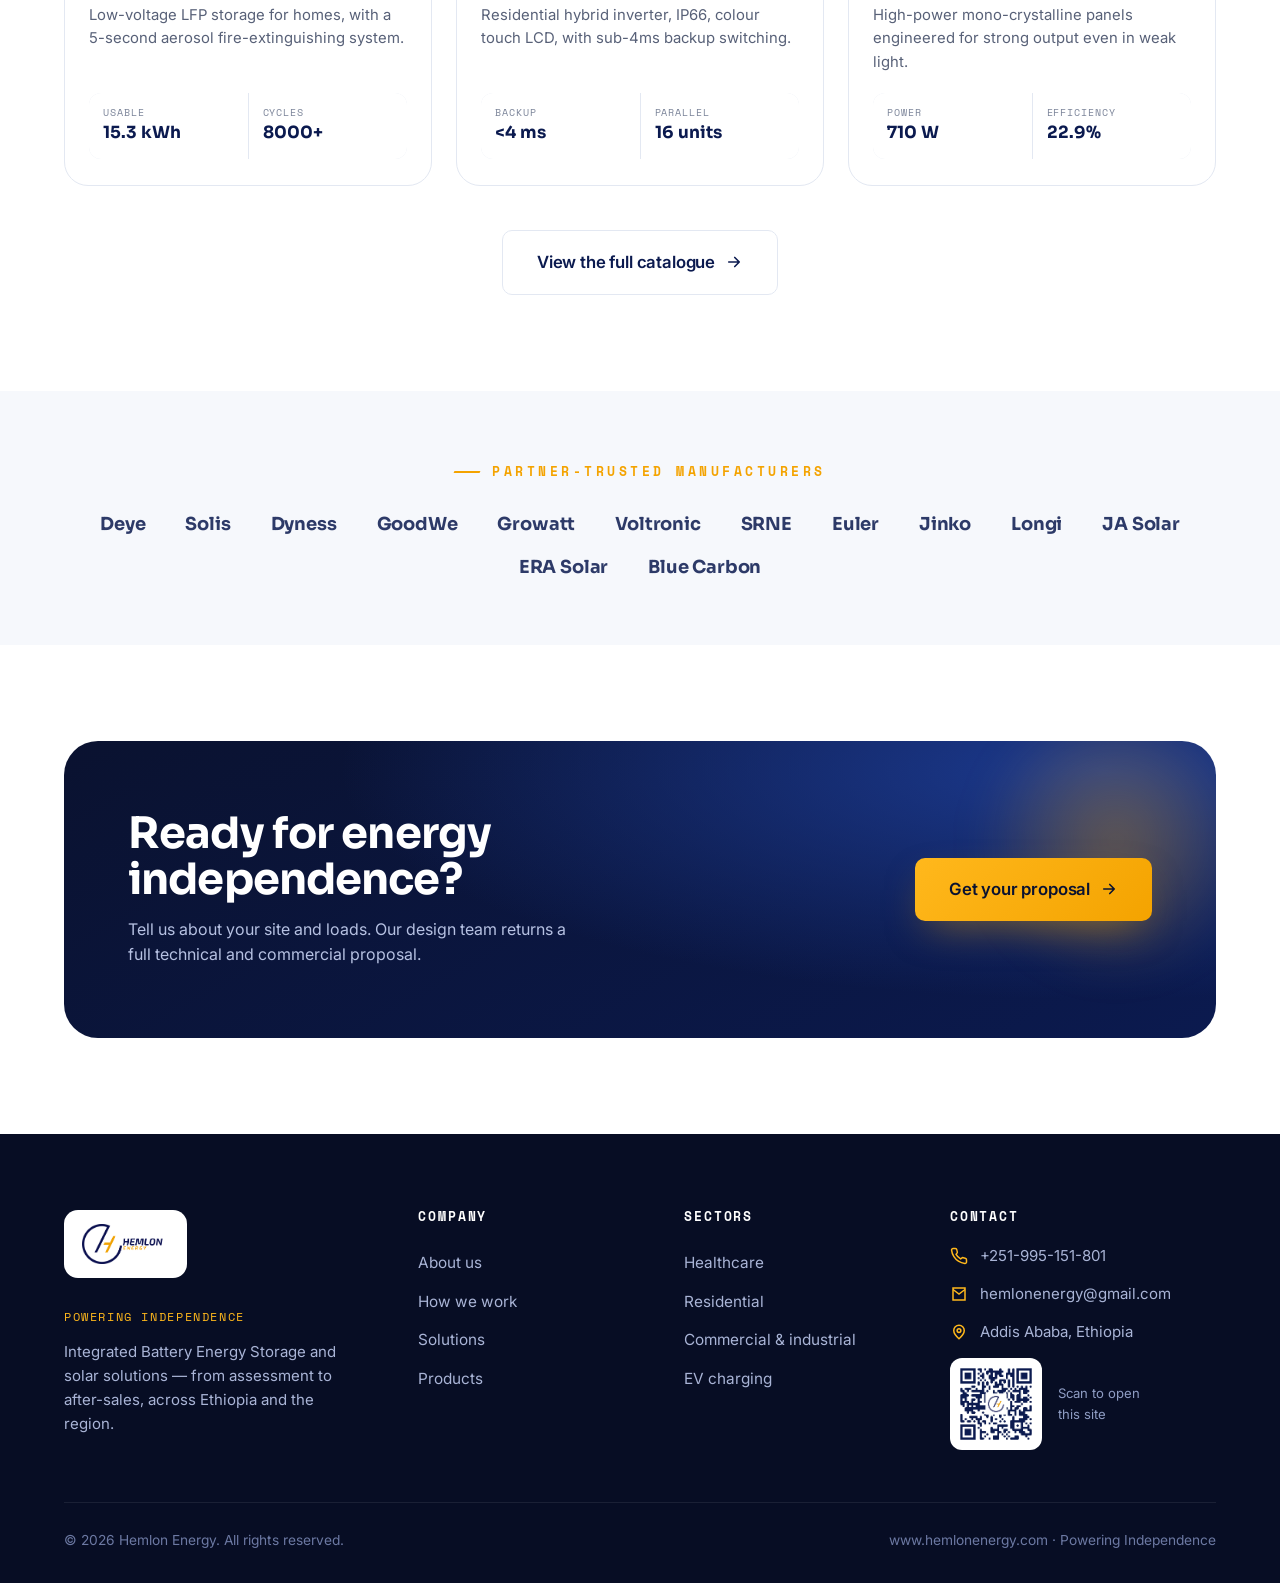
<file: hemlon-energy-website/index.html>
<!DOCTYPE html>
<html lang="en">
<head>
<meta charset="UTF-8">
<meta name="viewport" content="width=device-width, initial-scale=1.0">
<title>Hemlon Energy | Battery Storage &amp; Solar Solutions in Ethiopia</title>
<meta name="description" content="Hemlon Energy delivers end-to-end Battery Energy Storage Systems (BESS) and solar power across Ethiopia and East Africa — from assessment and design to installation and after-sales support. Powering Independence.">
<meta name="keywords" content="battery energy storage Ethiopia, BESS Ethiopia, solar power Addis Ababa, solar installation Ethiopia, LFP battery, hybrid inverter, energy independence, off-grid solar Ethiopia">
<link rel="canonical" href="https://hemlon-energy.vercel.app/">
<meta property="og:type" content="website">
<meta property="og:title" content="Hemlon Energy | Powering Independence">
<meta property="og:description" content="End-to-end Battery Energy Storage &amp; Solar solutions for businesses, healthcare, homes and industry across Ethiopia.">
<meta property="og:image" content="https://hemlon-energy.vercel.app/assets/scene-inverter.jpg">
<meta property="og:url" content="https://hemlon-energy.vercel.app/">
<meta name="twitter:card" content="summary_large_image">
<meta name="theme-color" content="#0b1a4f">
<link rel="icon" href="assets/hemlon-logo.png">
<link rel="apple-touch-icon" href="assets/hemlon-logo.png">
<link rel="preconnect" href="https://fonts.googleapis.com">
<link rel="preconnect" href="https://fonts.gstatic.com" crossorigin>
<link href="https://fonts.googleapis.com/css2?family=Sora:wght@400;600;700;800&family=Inter:wght@400;500;600&family=Space+Mono:wght@400;700&display=swap" rel="stylesheet">
<link rel="stylesheet" href="styles.css">
<script type="application/ld+json">
{
  "@context":"https://schema.org","@type":"Organization",
  "name":"Hemlon Energy","alternateName":"Hemlon Trading",
  "url":"https://hemlon-energy.vercel.app/","logo":"https://hemlon-energy.vercel.app/assets/hemlon-logo.png",
  "slogan":"Powering Independence",
  "description":"Specialized renewable energy provider delivering end-to-end Battery Energy Storage Systems (BESS) and solar solutions across Ethiopia and East Africa.",
  "address":{"@type":"PostalAddress","addressLocality":"Addis Ababa","addressCountry":"ET"},
  "telephone":"+251-995-151-801","email":"hemlonenergy@gmail.com",
  "areaServed":"Ethiopia and East Africa"
}
</script>
</head>
<body>

<!-- ============ NAV ============ -->
<header class="nav" id="nav">
  <div class="wrap nav__inner">
    <a class="nav__logo" href="index.html" aria-label="Hemlon Energy home"><img src="assets/hemlon-logo.png" alt="Hemlon Energy"></a>
    <nav class="nav__menu" aria-label="Primary">
      <a class="nav__link is-active" href="index.html">Home</a>
      <a class="nav__link" href="solutions.html">Solutions</a>
      <a class="nav__link" href="products.html">Products</a>
      <a class="nav__link" href="about.html">About</a>
      <a class="nav__link" href="contact.html">Contact</a>
    </nav>
    <div class="nav__actions">
      <a class="btn btn--gold nav__cta desktop" href="contact.html">Get a proposal
        <svg viewBox="0 0 24 24" fill="none" stroke="currentColor" stroke-width="2.2"><path d="M5 12h14M13 6l6 6-6 6" stroke-linecap="round" stroke-linejoin="round"/></svg>
      </a>
      <button class="nav__burger" aria-label="Open menu"><span></span><span></span><span></span></button>
    </div>
  </div>
</header>
<div class="nav__drawer" id="drawer">
  <a href="index.html">Home</a>
  <a href="solutions.html">Solutions</a>
  <a href="products.html">Products</a>
  <a href="about.html">About</a>
  <a href="contact.html">Contact</a>
  <a class="btn btn--gold" href="contact.html">Get a proposal</a>
</div>

<!-- ============ HERO ============ -->
<section class="hero">
  <div class="wrap hero__grid">
    <div class="hero__copy">
      <span class="hero__badge"><span class="dot"></span>Battery storage &amp; solar · Ethiopia</span>
      <h1>Powering<br><span class="accent">Independence.</span></h1>
      <p class="hero__sub">We design, supply and install integrated Battery Energy Storage Systems and solar power — end-to-end, from the first site assessment to long-term after-sales support.</p>
      <div class="hero__cta">
        <a class="btn btn--gold btn--lg" href="contact.html">Request an assessment
          <svg viewBox="0 0 24 24" fill="none" stroke="currentColor" stroke-width="2.2"><path d="M5 12h14M13 6l6 6-6 6" stroke-linecap="round" stroke-linejoin="round"/></svg>
        </a>
        <a class="btn btn--light btn--lg" href="solutions.html">Explore solutions</a>
      </div>
      <div class="hero__stats">
        <div class="hero__stat"><b><span data-count="8000">0</span><i>+</i></b><span>LFP cycle life</span></div>
        <div class="hero__stat"><b>&lt;4<i>ms</i></b><span>backup switchover</span></div>
        <div class="hero__stat"><b><span data-count="10">0</span><i>yr</i></b><span>warranty options</span></div>
      </div>
    </div>
    <div class="hero__media reveal">
      <div class="hero__glow"></div>
      <div class="hero__frame">
        <img src="assets/scene-inverter.jpg" alt="Hemlon Energy hybrid inverter and battery installation" fetchpriority="high">
      </div>
      <div class="hero__chip">
        <span class="ic"><svg viewBox="0 0 24 24" fill="none" stroke="currentColor" stroke-width="2.2"><path d="M13 2L4 14h6l-1 8 9-12h-6l1-8z" stroke-linejoin="round"/></svg></span>
        <div><b>Zero downtime</b><span>Seamless power for critical loads</span></div>
      </div>
    </div>
  </div>
  <div class="powerline"></div>
</section>

<!-- ============ TRUST STRIP ============ -->
<section class="trust">
  <div class="wrap">
    <div class="trust__row">
      <span class="trust__label">Certified components from</span>
      <span class="brand-word">Deye</span>
      <span class="brand-word">Dyness</span>
      <span class="brand-word">Solis</span>
      <span class="brand-word">GoodWe</span>
      <span class="brand-word">Growatt</span>
      <span class="brand-word">Jinko</span>
      <span class="brand-word">Longi</span>
      <span class="brand-word">JA Solar</span>
    </div>
  </div>
</section>

<!-- ============ WHAT WE DO ============ -->
<section class="section">
  <div class="wrap split">
    <div class="split__media split__media--diagram reveal">
      <img src="assets/sys-diagram.png" alt="Diagram of a home hybrid solar power system with solar panels, hybrid inverter and battery">
    </div>
    <div class="split__copy reveal" data-d="1">
      <span class="eyebrow">What we do</span>
      <h2 class="stroke">One partner, from concept to commissioning.</h2>
      <p class="lead">We integrate long-life LFP batteries, robust hybrid inverters and solar PV into a single, intelligent system — engineered around your real energy demand, not a catalogue.</p>
      <div class="tick"><svg viewBox="0 0 24 24" fill="none" stroke="currentColor" stroke-width="2.4"><path d="M20 6L9 17l-5-5" stroke-linecap="round" stroke-linejoin="round"/></svg><div><b>Battery Energy Storage (BESS)</b><span>Safe, high-cycle LFP storage that acts as a whole-building UPS.</span></div></div>
      <div class="tick"><svg viewBox="0 0 24 24" fill="none" stroke="currentColor" stroke-width="2.4"><path d="M20 6L9 17l-5-5" stroke-linecap="round" stroke-linejoin="round"/></svg><div><b>Solar PV generation</b><span>High-power modules sized for your roof, site and future growth.</span></div></div>
      <div class="tick"><svg viewBox="0 0 24 24" fill="none" stroke="currentColor" stroke-width="2.4"><path d="M20 6L9 17l-5-5" stroke-linecap="round" stroke-linejoin="round"/></svg><div><b>Smart, monitored control</b><span>WiFi-connected inverter–battery integration you watch from your phone.</span></div></div>
      <a class="btn btn--navy" href="about.html" style="margin-top:14px">How we work
        <svg viewBox="0 0 24 24" fill="none" stroke="currentColor" stroke-width="2.2"><path d="M5 12h14M13 6l6 6-6 6" stroke-linecap="round" stroke-linejoin="round"/></svg></a>
    </div>
  </div>
</section>

<!-- ============ SOLUTIONS PREVIEW ============ -->
<section class="section section--mist">
  <div class="wrap">
    <div class="sec-head center reveal">
      <span class="eyebrow" style="justify-content:center">Solutions by sector</span>
      <h2 class="h-sec stroke center">Built for how Ethiopia actually runs.</h2>
    </div>
    <div class="grid sol-grid">
      <article class="card sol reveal">
        <div class="sol__img"><img src="assets/scene-battery-tall.jpg" alt="Battery storage for a health centre"><span class="sol__tag">Healthcare</span><span class="sol__title">Health centres &amp; clinics</span></div>
        <div class="sol__body"><p>Uninterrupted power for cold chain, diagnostics and lighting — protecting vaccines and patients when the grid drops.</p>
          <div class="sol__spec"><span class="k">Key components</span><span class="v">LFP battery · hybrid inverter · solar PV</span></div></div>
      </article>
      <article class="card sol reveal" data-d="1">
        <div class="sol__img"><img src="assets/scene-residential.jpg" alt="Residential energy storage system"><span class="sol__tag">Residential</span><span class="sol__title">Homes &amp; apartments</span></div>
        <div class="sol__body"><p>Backup or full independence for houses, condos and apartment buildings — single or three phase, EV-charger ready.</p>
          <div class="sol__spec"><span class="k">Key components</span><span class="v">LFP battery · hybrid inverter · solar PV</span></div></div>
      </article>
      <article class="card sol reveal" data-d="2">
        <div class="sol__img"><img src="assets/scene-ci.jpg" alt="Commercial and industrial energy storage"><span class="sol__tag">C&amp;I</span><span class="sol__title">Commercial &amp; industrial</span></div>
        <div class="sol__body"><p>Scalable BESS from 100 kW to megawatt class — diesel reduction and backup for critical production loads.</p>
          <div class="sol__spec"><span class="k">Key components</span><span class="v">C&amp;I central BESS · grid-tie + backup</span></div></div>
      </article>
    </div>
    <div class="center" style="margin-top:44px">
      <a class="btn btn--ghost btn--lg" href="solutions.html">See all sectors
        <svg viewBox="0 0 24 24" fill="none" stroke="currentColor" stroke-width="2.2"><path d="M5 12h14M13 6l6 6-6 6" stroke-linecap="round" stroke-linejoin="round"/></svg></a>
    </div>
  </div>
</section>

<!-- ============ WHY HEMLON ============ -->
<section class="section">
  <div class="wrap">
    <div class="sec-head reveal">
      <span class="eyebrow">Why Hemlon</span>
      <h2 class="h-sec stroke">The end of noisy, thirsty diesel.</h2>
      <p class="lead" style="margin-top:26px">A modern BESS behaves like a high-capacity UPS — clean, silent, and far cheaper to run over its life than a generator.</p>
    </div>
    <div class="grid features">
      <div class="card feat reveal">
        <div class="feat__ic"><svg viewBox="0 0 24 24" fill="none" stroke="currentColor" stroke-width="2"><path d="M13 2L4 14h6l-1 8 9-12h-6l1-8z" stroke-linejoin="round"/></svg></div>
        <h3>Uninterrupted power</h3><p>Seamless, zero-downtime switchover for clinics, servers and cold storage.</p></div>
      <div class="card feat reveal" data-d="1">
        <div class="feat__ic"><svg viewBox="0 0 24 24" fill="none" stroke="currentColor" stroke-width="2"><path d="M12 2v20M17 5H9.5a3.5 3.5 0 000 7h5a3.5 3.5 0 010 7H6" stroke-linecap="round"/></svg></div>
        <h3>Dramatic cost savings</h3><p>No fuel, near-zero running cost, and a payback that often lands under a year.</p></div>
      <div class="card feat reveal" data-d="2">
        <div class="feat__ic"><svg viewBox="0 0 24 24" fill="none" stroke="currentColor" stroke-width="2"><path d="M12 22s8-4 8-10V5l-8-3-8 3v7c0 6 8 10 8 10z" stroke-linejoin="round"/></svg></div>
        <h3>Premium components</h3><p>Only certified, top-tier global brands — with an integrated fire-safety system.</p></div>
      <div class="card feat reveal">
        <div class="feat__ic"><svg viewBox="0 0 24 24" fill="none" stroke="currentColor" stroke-width="2"><path d="M4 6h16M4 12h16M4 18h10" stroke-linecap="round"/></svg></div>
        <h3>Smart, WiFi-monitored</h3><p>Intelligent inverter–battery integration you monitor from a phone or tablet.</p></div>
      <div class="card feat reveal" data-d="1">
        <div class="feat__ic"><svg viewBox="0 0 24 24" fill="none" stroke="currentColor" stroke-width="2"><circle cx="12" cy="12" r="9"/><path d="M12 7v5l3 2" stroke-linecap="round"/></svg></div>
        <h3>Real local after-sales</h3><p>We don't supply and disappear — 24–48h fault response across Ethiopia.</p></div>
      <div class="card feat reveal" data-d="2">
        <div class="feat__ic"><svg viewBox="0 0 24 24" fill="none" stroke="currentColor" stroke-width="2"><path d="M3 12h4l3 8 4-16 3 8h4" stroke-linecap="round" stroke-linejoin="round"/></svg></div>
        <h3>Clean, quiet &amp; safe</h3><p>No fumes, no noise — ideal for offices, homes and hospitals alike.</p></div>
    </div>
  </div>
</section>

<!-- ============ STATS BAND ============ -->
<section class="section section--navy section--tight">
  <div class="wrap">
    <div class="grid statband">
      <div class="s"><b><span data-count="15">0</span><i>yr</i></b><span>total cost of ownership</span></div>
      <div class="s"><b>&lt;1<i>yr</i></b><span>typical payback period</span></div>
      <div class="s"><b>6<i>+</i></b><span>sectors served</span></div>
      <div class="s"><b>24–48<i>h</i></b><span>fault response time</span></div>
    </div>
  </div>
</section>

<!-- ============ PRODUCTS PREVIEW ============ -->
<section class="section">
  <div class="wrap">
    <div class="sec-head reveal">
      <span class="eyebrow">The hardware</span>
      <h2 class="h-sec stroke">Certified batteries, inverters &amp; panels.</h2>
      <p class="lead" style="margin-top:26px">Every component is sourced from globally renowned manufacturers and sized specifically to your load.</p>
    </div>
    <div class="grid prod-grid">
      <article class="card prod reveal">
        <div class="prod__img"><span class="prod__cat">Storage</span><img src="assets/scene-powerbrick.jpg" alt="Dyness PowerBrick Max battery"></div>
        <div class="prod__body"><span class="prod__brand">Dyness</span><h3>PowerBrick Max</h3>
          <p class="prod__desc">Low-voltage LFP storage for homes, with a 5-second aerosol fire-extinguishing system.</p>
          <div class="prod__specs"><div><span class="k">Usable</span><span class="v">15.3 kWh</span></div><div><span class="k">Cycles</span><span class="v">8000+</span></div></div></div>
      </article>
      <article class="card prod reveal" data-d="1">
        <div class="prod__img"><span class="prod__cat">Inverter</span><img src="assets/scene-inverter.jpg" alt="Dyness LS series hybrid inverter"></div>
        <div class="prod__body"><span class="prod__brand">Dyness</span><h3>LS Series Inverter</h3>
          <p class="prod__desc">Residential hybrid inverter, IP66, colour touch LCD, with sub-4ms backup switching.</p>
          <div class="prod__specs"><div><span class="k">Backup</span><span class="v">&lt;4 ms</span></div><div><span class="k">Parallel</span><span class="v">16 units</span></div></div></div>
      </article>
      <article class="card prod reveal" data-d="2">
        <div class="prod__img"><span class="prod__cat">Solar</span><img src="assets/prod-solar-panel.jpg" alt="710W TOPCon solar panel"></div>
        <div class="prod__body"><span class="prod__brand">Blue Carbon</span><h3>710W TOPCon Module</h3>
          <p class="prod__desc">High-power mono-crystalline panels engineered for strong output even in weak light.</p>
          <div class="prod__specs"><div><span class="k">Power</span><span class="v">710 W</span></div><div><span class="k">Efficiency</span><span class="v">22.9%</span></div></div></div>
      </article>
    </div>
    <div class="center" style="margin-top:44px">
      <a class="btn btn--ghost btn--lg" href="products.html">View the full catalogue
        <svg viewBox="0 0 24 24" fill="none" stroke="currentColor" stroke-width="2.2"><path d="M5 12h14M13 6l6 6-6 6" stroke-linecap="round" stroke-linejoin="round"/></svg></a>
    </div>
  </div>
</section>

<!-- ============ PARTNERS ============ -->
<section class="section section--mist section--tight">
  <div class="wrap center">
    <span class="eyebrow" style="justify-content:center">Partner-trusted manufacturers</span>
    <div class="trust__row" style="margin-top:8px">
      <span class="brand-word" style="color:var(--navy-800);opacity:.85">Deye</span>
      <span class="brand-word" style="color:var(--navy-800);opacity:.85">Solis</span>
      <span class="brand-word" style="color:var(--navy-800);opacity:.85">Dyness</span>
      <span class="brand-word" style="color:var(--navy-800);opacity:.85">GoodWe</span>
      <span class="brand-word" style="color:var(--navy-800);opacity:.85">Growatt</span>
      <span class="brand-word" style="color:var(--navy-800);opacity:.85">Voltronic</span>
      <span class="brand-word" style="color:var(--navy-800);opacity:.85">SRNE</span>
      <span class="brand-word" style="color:var(--navy-800);opacity:.85">Euler</span>
      <span class="brand-word" style="color:var(--navy-800);opacity:.85">Jinko</span>
      <span class="brand-word" style="color:var(--navy-800);opacity:.85">Longi</span>
      <span class="brand-word" style="color:var(--navy-800);opacity:.85">JA Solar</span>
      <span class="brand-word" style="color:var(--navy-800);opacity:.85">ERA Solar</span>
      <span class="brand-word" style="color:var(--navy-800);opacity:.85">Blue Carbon</span>
    </div>
  </div>
</section>

<!-- ============ CTA ============ -->
<section class="section">
  <div class="wrap">
    <div class="cta-band reveal">
      <div class="cta-band__in">
        <div>
          <h2>Ready for energy independence?</h2>
          <p>Tell us about your site and loads. Our design team returns a full technical and commercial proposal.</p>
        </div>
        <a class="btn btn--gold btn--lg" href="contact.html">Get your proposal
          <svg viewBox="0 0 24 24" fill="none" stroke="currentColor" stroke-width="2.2"><path d="M5 12h14M13 6l6 6-6 6" stroke-linecap="round" stroke-linejoin="round"/></svg></a>
      </div>
    </div>
  </div>
</section>

<!-- ============ FOOTER ============ -->
<footer class="footer">
  <div class="wrap">
    <div class="footer__top">
      <div>
        <span class="footer__logo"><img src="assets/hemlon-logo.png" alt="Hemlon Energy"></span>
        <div class="footer__tag">Powering Independence</div>
        <p>Integrated Battery Energy Storage and solar solutions — from assessment to after-sales, across Ethiopia and the region.</p>
      </div>
      <div>
        <h4>Company</h4>
        <div class="footer__links">
          <a href="about.html">About us</a>
          <a href="about.html#process">How we work</a>
          <a href="solutions.html">Solutions</a>
          <a href="products.html">Products</a>
        </div>
      </div>
      <div>
        <h4>Sectors</h4>
        <div class="footer__links">
          <a href="solutions.html">Healthcare</a>
          <a href="solutions.html">Residential</a>
          <a href="solutions.html">Commercial &amp; industrial</a>
          <a href="solutions.html">EV charging</a>
        </div>
      </div>
      <div>
        <h4>Contact</h4>
        <ul class="footer__contact">
          <li><svg viewBox="0 0 24 24" fill="none" stroke="currentColor" stroke-width="2"><path d="M22 16.9v3a2 2 0 01-2.2 2 19.8 19.8 0 01-8.6-3.1 19.5 19.5 0 01-6-6 19.8 19.8 0 01-3.1-8.7A2 2 0 014.1 2h3a2 2 0 012 1.7c.1.9.3 1.8.6 2.6a2 2 0 01-.5 2.1L8.1 9.9a16 16 0 006 6l1.5-1.1a2 2 0 012.1-.5c.8.3 1.7.5 2.6.6a2 2 0 011.7 2z"/></svg><a class="v" href="tel:+251995151801">+251-995-151-801</a></li>
          <li><svg viewBox="0 0 24 24" fill="none" stroke="currentColor" stroke-width="2"><path d="M4 4h16v16H4z"/><path d="M4 6l8 6 8-6"/></svg><a class="v" href="mailto:hemlonenergy@gmail.com">hemlonenergy@gmail.com</a></li>
          <li><svg viewBox="0 0 24 24" fill="none" stroke="currentColor" stroke-width="2"><path d="M12 21s-7-6.2-7-11a7 7 0 0114 0c0 4.8-7 11-7 11z"/><circle cx="12" cy="10" r="2.5"/></svg><span class="v">Addis Ababa, Ethiopia</span></li>
        </ul>
        <div class="footer__qr">
          <img src="assets/qr-hemlon.png" alt="Scan to visit hemlonenergy.com">
          <span>Scan to open<br>this site</span>
        </div>
      </div>
    </div>
    <div class="footer__bottom">
      <span>© <span id="year">2026</span> Hemlon Energy. All rights reserved.</span>
      <span>www.hemlonenergy.com · Powering Independence</span>
    </div>
  </div>
</footer>

<script src="main.js"></script>
</body>
</html>
</file>
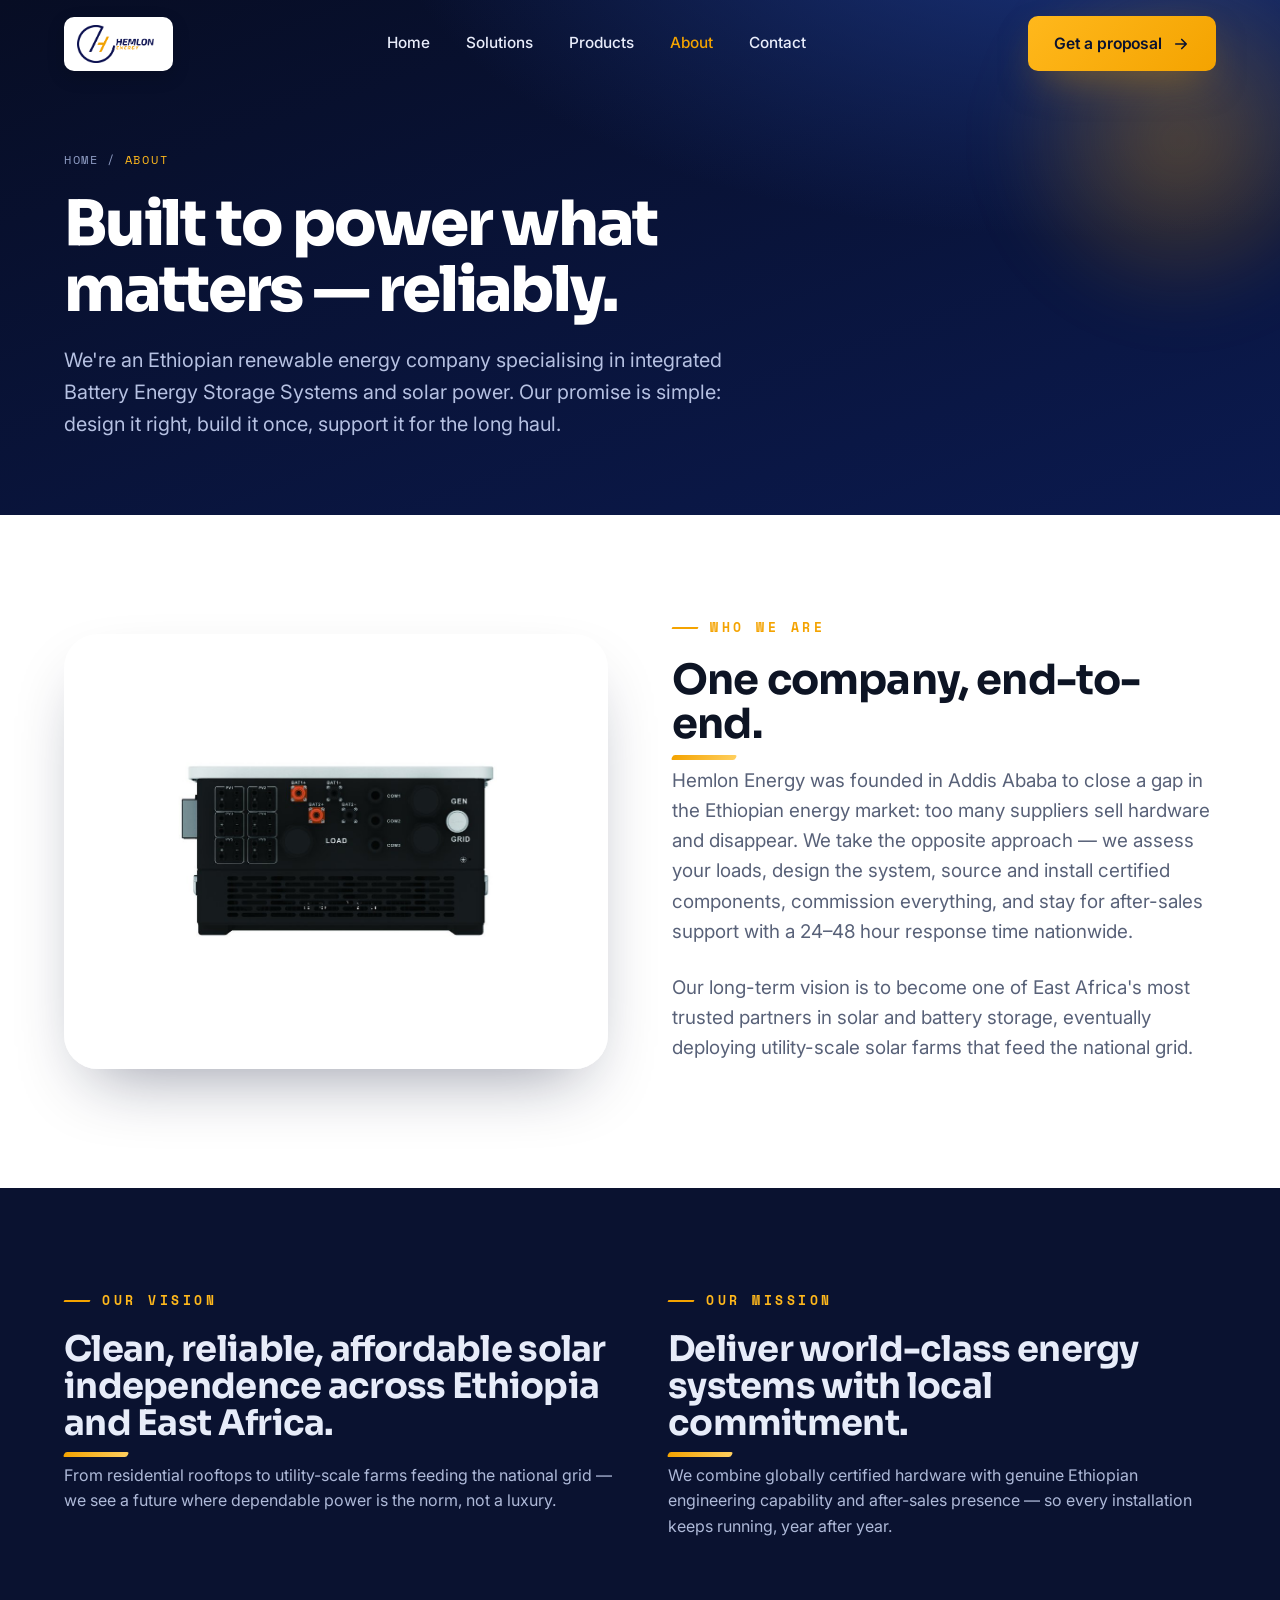
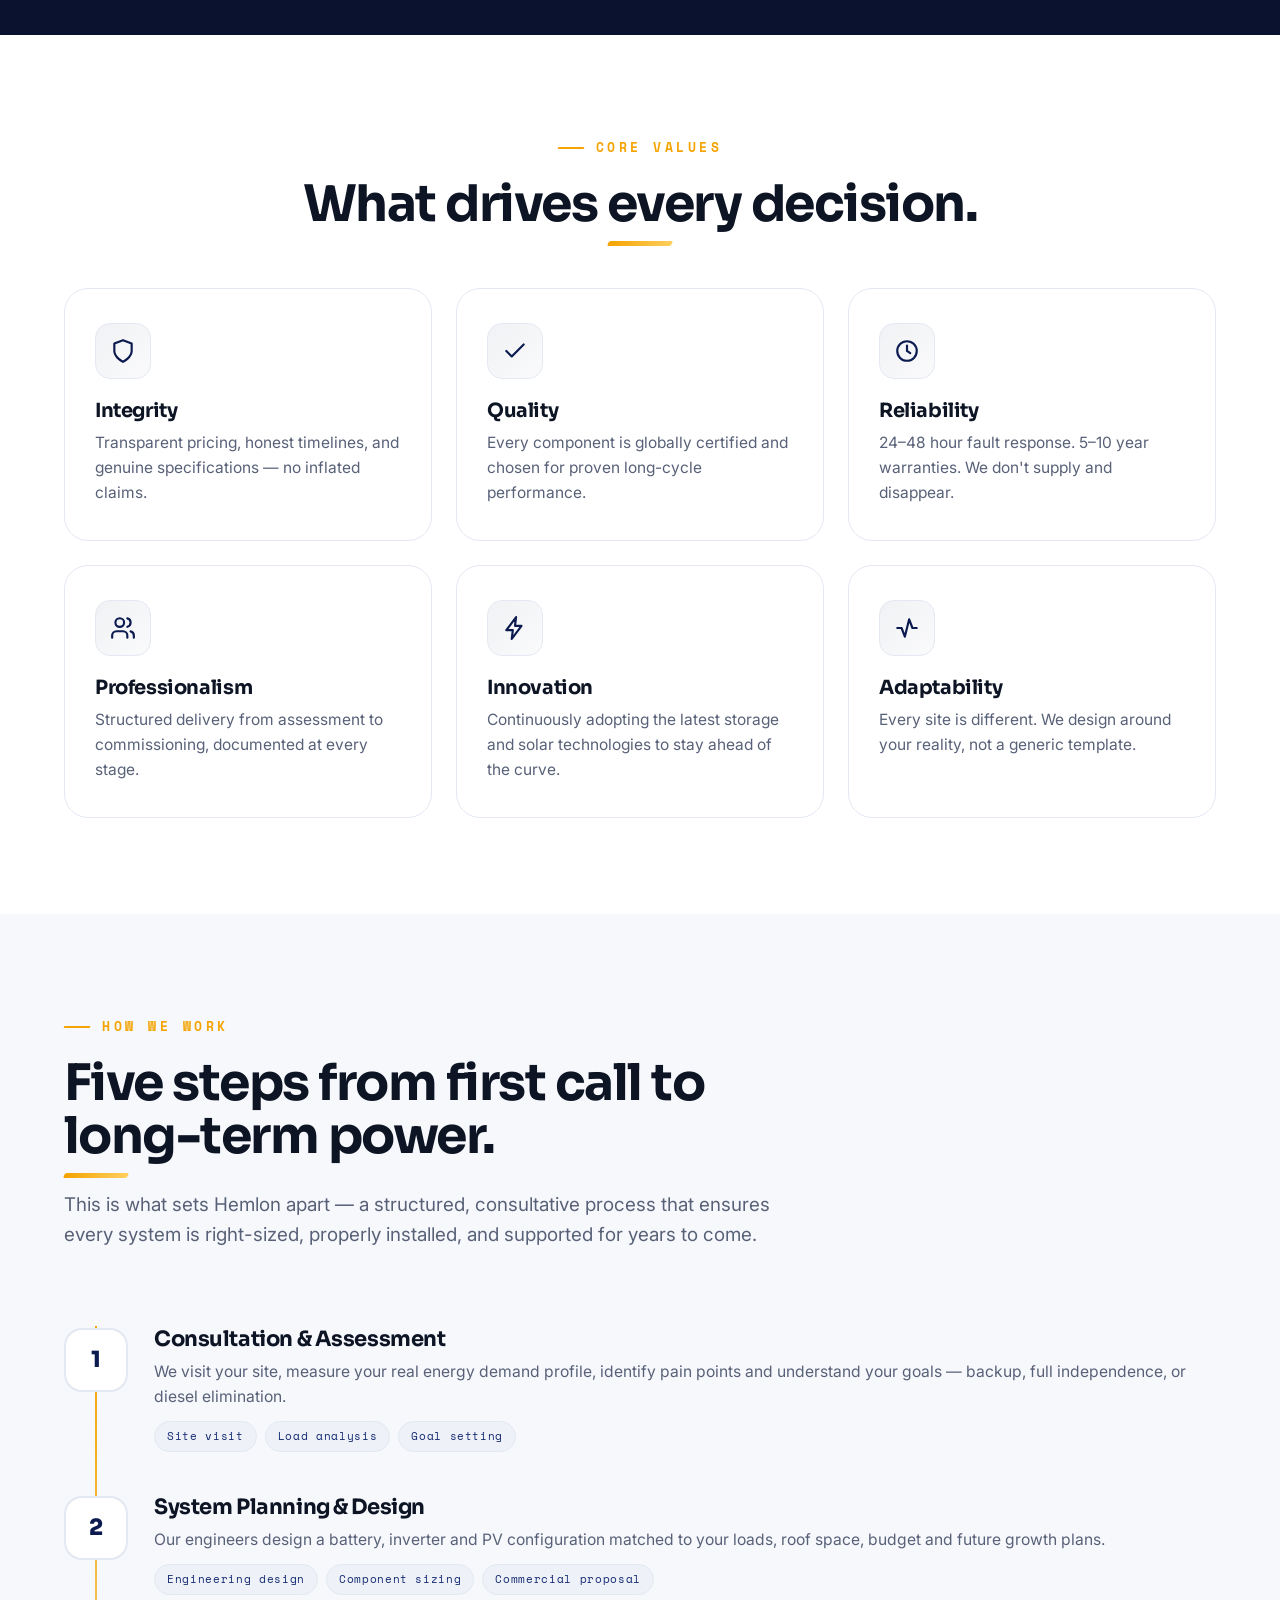
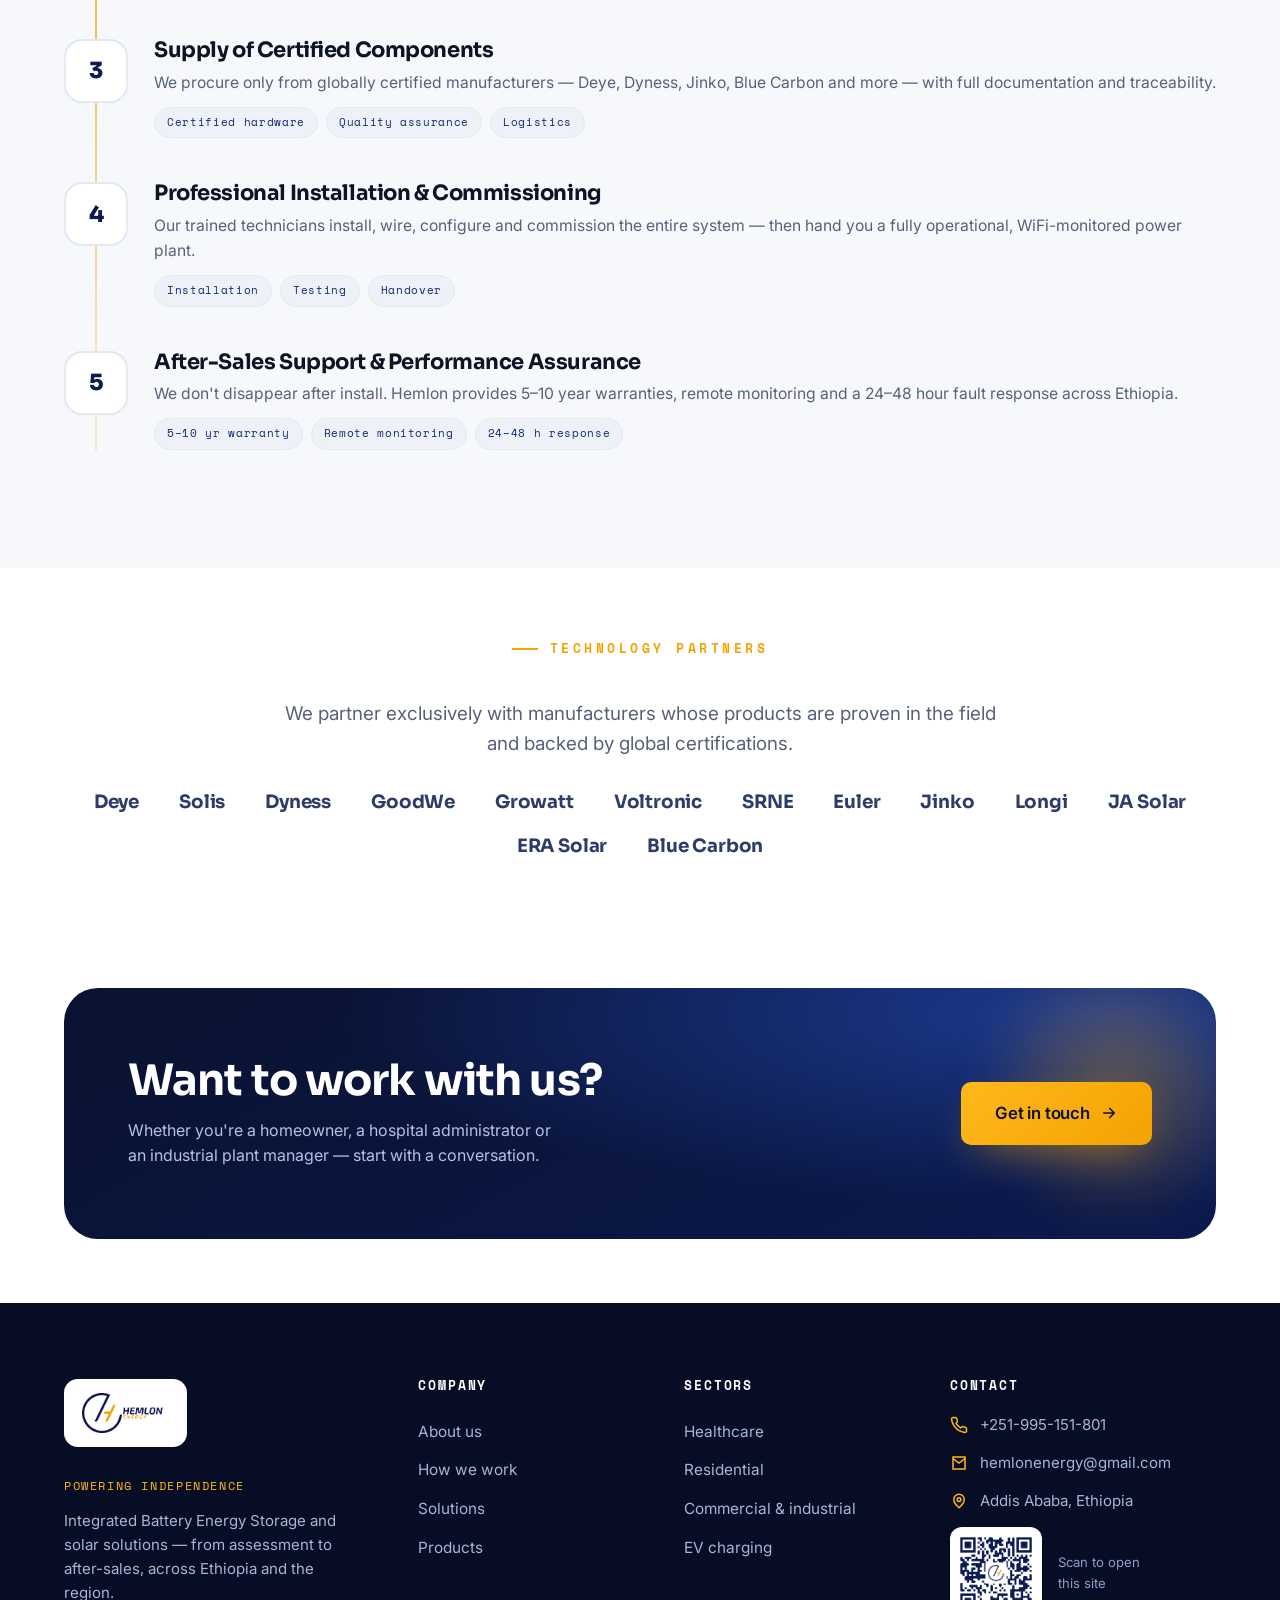
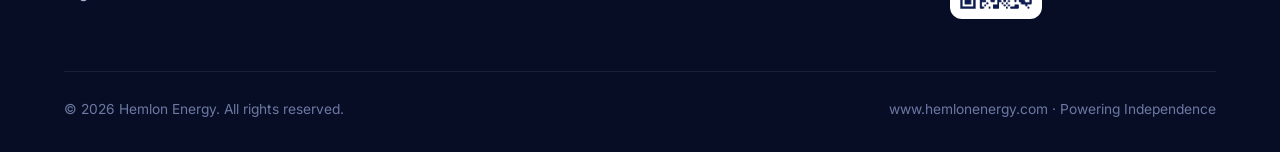
<file: about.html>
<!DOCTYPE html>
<html lang="en">
<head>
<meta charset="UTF-8">
<meta name="viewport" content="width=device-width, initial-scale=1.0">
<title>About | Who We Are &amp; How We Work — Hemlon Energy</title>
<meta name="description" content="Hemlon Energy is an Ethiopian renewable energy company specialising in integrated Battery Energy Storage Systems and solar. Learn about our 5-step process, values and vision.">
<meta name="keywords" content="about Hemlon Energy, renewable energy Ethiopia, energy company Addis Ababa, BESS installer Ethiopia, solar installer Ethiopia, energy independence East Africa">
<link rel="canonical" href="https://hemlon-energy.vercel.app/about.html">
<meta property="og:type" content="website">
<meta property="og:title" content="About Hemlon Energy — Powering Independence">
<meta property="og:description" content="An Ethiopian energy company delivering end-to-end BESS and solar, from assessment to after-sales.">
<meta property="og:image" content="https://hemlon-energy.vercel.app/assets/sys-diagram.png">
<meta property="og:url" content="https://hemlon-energy.vercel.app/about.html">
<meta name="theme-color" content="#0b1a4f">
<link rel="icon" href="assets/hemlon-logo.png">
<link rel="preconnect" href="https://fonts.googleapis.com">
<link rel="preconnect" href="https://fonts.gstatic.com" crossorigin>
<link href="https://fonts.googleapis.com/css2?family=Sora:wght@400;600;700;800&family=Inter:wght@400;500;600&family=Space+Mono:wght@400;700&display=swap" rel="stylesheet">
<link rel="stylesheet" href="styles.css">
</head>
<body>

<header class="nav" id="nav">
  <div class="wrap nav__inner">
    <a class="nav__logo" href="index.html" aria-label="Hemlon Energy home"><img src="assets/hemlon-logo.png" alt="Hemlon Energy"></a>
    <nav class="nav__menu" aria-label="Primary">
      <a class="nav__link" href="index.html">Home</a>
      <a class="nav__link" href="solutions.html">Solutions</a>
      <a class="nav__link" href="products.html">Products</a>
      <a class="nav__link is-active" href="about.html">About</a>
      <a class="nav__link" href="contact.html">Contact</a>
    </nav>
    <div class="nav__actions">
      <a class="btn btn--gold nav__cta desktop" href="contact.html">Get a proposal
        <svg viewBox="0 0 24 24" fill="none" stroke="currentColor" stroke-width="2.2"><path d="M5 12h14M13 6l6 6-6 6" stroke-linecap="round" stroke-linejoin="round"/></svg></a>
      <button class="nav__burger" aria-label="Open menu"><span></span><span></span><span></span></button>
    </div>
  </div>
</header>
<div class="nav__drawer" id="drawer">
  <a href="index.html">Home</a><a href="solutions.html">Solutions</a><a href="products.html">Products</a><a href="about.html">About</a><a href="contact.html">Contact</a>
  <a class="btn btn--gold" href="contact.html">Get a proposal</a>
</div>

<!-- PAGE HERO -->
<section class="phero">
  <div class="phero__glow"></div>
  <div class="wrap">
    <div class="crumb"><a href="index.html">Home</a> / <span>About</span></div>
    <h1>Built to power what matters — reliably.</h1>
    <p>We're an Ethiopian renewable energy company specialising in integrated Battery Energy Storage Systems and solar power. Our promise is simple: design it right, build it once, support it for the long haul.</p>
  </div>
</section>

<!-- WHO WE ARE -->
<section class="section">
  <div class="wrap split">
    <div class="split__media reveal"><img src="assets/scene-factory.jpg" alt="Energy storage system installation"></div>
    <div class="split__copy reveal" data-d="1">
      <span class="eyebrow">Who we are</span>
      <h2 class="stroke">One company, end-to-end.</h2>
      <p class="lead" style="margin:20px 0 26px">Hemlon Energy was founded in Addis Ababa to close a gap in the Ethiopian energy market: too many suppliers sell hardware and disappear. We take the opposite approach — we assess your loads, design the system, source and install certified components, commission everything, and stay for after-sales support with a 24–48 hour response time nationwide.</p>
      <p class="lead">Our long-term vision is to become one of East Africa's most trusted partners in solar and battery storage, eventually deploying utility-scale solar farms that feed the national grid.</p>
    </div>
  </div>
</section>

<!-- VISION + MISSION -->
<section class="section section--navy">
  <div class="wrap">
    <div class="grid" style="grid-template-columns:1fr 1fr;gap:56px">
      <div class="reveal">
        <span class="eyebrow">Our vision</span>
        <h2 class="stroke" style="font-size:clamp(1.6rem,3vw,2.2rem);margin-bottom:20px">Clean, reliable, affordable solar independence across Ethiopia and East Africa.</h2>
        <p style="color:#aeb9d8">From residential rooftops to utility-scale farms feeding the national grid — we see a future where dependable power is the norm, not a luxury.</p>
      </div>
      <div class="reveal" data-d="1">
        <span class="eyebrow">Our mission</span>
        <h2 class="stroke" style="font-size:clamp(1.6rem,3vw,2.2rem);margin-bottom:20px">Deliver world-class energy systems with local commitment.</h2>
        <p style="color:#aeb9d8">We combine globally certified hardware with genuine Ethiopian engineering capability and after-sales presence — so every installation keeps running, year after year.</p>
      </div>
    </div>
  </div>
</section>

<!-- VALUES -->
<section class="section">
  <div class="wrap">
    <div class="sec-head center reveal">
      <span class="eyebrow" style="justify-content:center">Core values</span>
      <h2 class="h-sec stroke center">What drives every decision.</h2>
    </div>
    <div class="grid features">
      <div class="card feat reveal">
        <div class="feat__ic"><svg viewBox="0 0 24 24" fill="none" stroke="currentColor" stroke-width="2"><path d="M12 22s8-4 8-10V5l-8-3-8 3v7c0 6 8 10 8 10z" stroke-linejoin="round"/></svg></div>
        <h3>Integrity</h3><p>Transparent pricing, honest timelines, and genuine specifications — no inflated claims.</p></div>
      <div class="card feat reveal" data-d="1">
        <div class="feat__ic"><svg viewBox="0 0 24 24" fill="none" stroke="currentColor" stroke-width="2"><path d="M20 6L9 17l-5-5" stroke-linecap="round" stroke-linejoin="round"/></svg></div>
        <h3>Quality</h3><p>Every component is globally certified and chosen for proven long-cycle performance.</p></div>
      <div class="card feat reveal" data-d="2">
        <div class="feat__ic"><svg viewBox="0 0 24 24" fill="none" stroke="currentColor" stroke-width="2"><circle cx="12" cy="12" r="9"/><path d="M12 7v5l3 2" stroke-linecap="round"/></svg></div>
        <h3>Reliability</h3><p>24–48 hour fault response. 5–10 year warranties. We don't supply and disappear.</p></div>
      <div class="card feat reveal">
        <div class="feat__ic"><svg viewBox="0 0 24 24" fill="none" stroke="currentColor" stroke-width="2"><path d="M16 21v-2a4 4 0 00-4-4H6a4 4 0 00-4 4v2" stroke-linecap="round"/><circle cx="9" cy="7" r="4"/><path d="M22 21v-2a4 4 0 00-3-3.87M16 3.13a4 4 0 010 7.75" stroke-linecap="round"/></svg></div>
        <h3>Professionalism</h3><p>Structured delivery from assessment to commissioning, documented at every stage.</p></div>
      <div class="card feat reveal" data-d="1">
        <div class="feat__ic"><svg viewBox="0 0 24 24" fill="none" stroke="currentColor" stroke-width="2"><path d="M13 2L4 14h6l-1 8 9-12h-6l1-8z" stroke-linejoin="round"/></svg></div>
        <h3>Innovation</h3><p>Continuously adopting the latest storage and solar technologies to stay ahead of the curve.</p></div>
      <div class="card feat reveal" data-d="2">
        <div class="feat__ic"><svg viewBox="0 0 24 24" fill="none" stroke="currentColor" stroke-width="2"><path d="M3 12h4l3 8 4-16 3 8h4" stroke-linecap="round" stroke-linejoin="round"/></svg></div>
        <h3>Adaptability</h3><p>Every site is different. We design around your reality, not a generic template.</p></div>
    </div>
  </div>
</section>

<!-- PROCESS -->
<section class="section section--mist" id="process">
  <div class="wrap">
    <div class="sec-head reveal">
      <span class="eyebrow">How we work</span>
      <h2 class="h-sec stroke">Five steps from first call to long-term power.</h2>
      <p class="lead" style="margin-top:26px">This is what sets Hemlon apart — a structured, consultative process that ensures every system is right-sized, properly installed, and supported for years to come.</p>
    </div>

    <div class="proc">
      <div class="proc__line"></div>

      <div class="proc__step reveal">
        <div class="proc__num">1</div>
        <div>
          <h3>Consultation &amp; Assessment</h3>
          <p>We visit your site, measure your real energy demand profile, identify pain points and understand your goals — backup, full independence, or diesel elimination.</p>
          <div class="proc__meta"><span class="pill">Site visit</span><span class="pill">Load analysis</span><span class="pill">Goal setting</span></div>
        </div>
      </div>

      <div class="proc__step reveal">
        <div class="proc__num">2</div>
        <div>
          <h3>System Planning &amp; Design</h3>
          <p>Our engineers design a battery, inverter and PV configuration matched to your loads, roof space, budget and future growth plans.</p>
          <div class="proc__meta"><span class="pill">Engineering design</span><span class="pill">Component sizing</span><span class="pill">Commercial proposal</span></div>
        </div>
      </div>

      <div class="proc__step reveal">
        <div class="proc__num">3</div>
        <div>
          <h3>Supply of Certified Components</h3>
          <p>We procure only from globally certified manufacturers — Deye, Dyness, Jinko, Blue Carbon and more — with full documentation and traceability.</p>
          <div class="proc__meta"><span class="pill">Certified hardware</span><span class="pill">Quality assurance</span><span class="pill">Logistics</span></div>
        </div>
      </div>

      <div class="proc__step reveal">
        <div class="proc__num">4</div>
        <div>
          <h3>Professional Installation &amp; Commissioning</h3>
          <p>Our trained technicians install, wire, configure and commission the entire system — then hand you a fully operational, WiFi-monitored power plant.</p>
          <div class="proc__meta"><span class="pill">Installation</span><span class="pill">Testing</span><span class="pill">Handover</span></div>
        </div>
      </div>

      <div class="proc__step reveal">
        <div class="proc__num">5</div>
        <div>
          <h3>After-Sales Support &amp; Performance Assurance</h3>
          <p>We don't disappear after install. Hemlon provides 5–10 year warranties, remote monitoring and a 24–48 hour fault response across Ethiopia.</p>
          <div class="proc__meta"><span class="pill">5–10 yr warranty</span><span class="pill">Remote monitoring</span><span class="pill">24–48 h response</span></div>
        </div>
      </div>

    </div>
  </div>
</section>

<!-- PARTNERS -->
<section class="section section--tight">
  <div class="wrap center">
    <span class="eyebrow" style="justify-content:center">Technology partners</span>
    <p class="lead center" style="margin:20px auto 28px">We partner exclusively with manufacturers whose products are proven in the field and backed by global certifications.</p>
    <div class="trust__row" style="margin-top:8px">
      <span class="brand-word" style="color:var(--navy-800);opacity:.85;font-size:1.15rem">Deye</span>
      <span class="brand-word" style="color:var(--navy-800);opacity:.85;font-size:1.15rem">Solis</span>
      <span class="brand-word" style="color:var(--navy-800);opacity:.85;font-size:1.15rem">Dyness</span>
      <span class="brand-word" style="color:var(--navy-800);opacity:.85;font-size:1.15rem">GoodWe</span>
      <span class="brand-word" style="color:var(--navy-800);opacity:.85;font-size:1.15rem">Growatt</span>
      <span class="brand-word" style="color:var(--navy-800);opacity:.85;font-size:1.15rem">Voltronic</span>
      <span class="brand-word" style="color:var(--navy-800);opacity:.85;font-size:1.15rem">SRNE</span>
      <span class="brand-word" style="color:var(--navy-800);opacity:.85;font-size:1.15rem">Euler</span>
      <span class="brand-word" style="color:var(--navy-800);opacity:.85;font-size:1.15rem">Jinko</span>
      <span class="brand-word" style="color:var(--navy-800);opacity:.85;font-size:1.15rem">Longi</span>
      <span class="brand-word" style="color:var(--navy-800);opacity:.85;font-size:1.15rem">JA Solar</span>
      <span class="brand-word" style="color:var(--navy-800);opacity:.85;font-size:1.15rem">ERA Solar</span>
      <span class="brand-word" style="color:var(--navy-800);opacity:.85;font-size:1.15rem">Blue Carbon</span>
    </div>
  </div>
</section>

<!-- CTA -->
<section class="section section--tight">
  <div class="wrap">
    <div class="cta-band reveal">
      <div class="cta-band__in">
        <div><h2>Want to work with us?</h2><p>Whether you're a homeowner, a hospital administrator or an industrial plant manager — start with a conversation.</p></div>
        <a class="btn btn--gold btn--lg" href="contact.html">Get in touch
          <svg viewBox="0 0 24 24" fill="none" stroke="currentColor" stroke-width="2.2"><path d="M5 12h14M13 6l6 6-6 6" stroke-linecap="round" stroke-linejoin="round"/></svg></a>
      </div>
    </div>
  </div>
</section>

<footer class="footer">
  <div class="wrap">
    <div class="footer__top">
      <div>
        <span class="footer__logo"><img src="assets/hemlon-logo.png" alt="Hemlon Energy"></span>
        <div class="footer__tag">Powering Independence</div>
        <p>Integrated Battery Energy Storage and solar solutions — from assessment to after-sales, across Ethiopia and the region.</p>
      </div>
      <div><h4>Company</h4><div class="footer__links"><a href="about.html">About us</a><a href="about.html#process">How we work</a><a href="solutions.html">Solutions</a><a href="products.html">Products</a></div></div>
      <div><h4>Sectors</h4><div class="footer__links"><a href="solutions.html">Healthcare</a><a href="solutions.html">Residential</a><a href="solutions.html">Commercial &amp; industrial</a><a href="solutions.html">EV charging</a></div></div>
      <div><h4>Contact</h4>
        <ul class="footer__contact">
          <li><svg viewBox="0 0 24 24" fill="none" stroke="currentColor" stroke-width="2"><path d="M22 16.9v3a2 2 0 01-2.2 2 19.8 19.8 0 01-8.6-3.1 19.5 19.5 0 01-6-6 19.8 19.8 0 01-3.1-8.7A2 2 0 014.1 2h3a2 2 0 012 1.7c.1.9.3 1.8.6 2.6a2 2 0 01-.5 2.1L8.1 9.9a16 16 0 006 6l1.5-1.1a2 2 0 012.1-.5c.8.3 1.7.5 2.6.6a2 2 0 011.7 2z"/></svg><a class="v" href="tel:+251995151801">+251-995-151-801</a></li>
          <li><svg viewBox="0 0 24 24" fill="none" stroke="currentColor" stroke-width="2"><path d="M4 4h16v16H4z"/><path d="M4 6l8 6 8-6"/></svg><a class="v" href="mailto:hemlonenergy@gmail.com">hemlonenergy@gmail.com</a></li>
          <li><svg viewBox="0 0 24 24" fill="none" stroke="currentColor" stroke-width="2"><path d="M12 21s-7-6.2-7-11a7 7 0 0114 0c0 4.8-7 11-7 11z"/><circle cx="12" cy="10" r="2.5"/></svg><span class="v">Addis Ababa, Ethiopia</span></li>
        </ul>
        <div class="footer__qr"><img src="assets/qr-hemlon.png" alt="Scan to visit hemlonenergy.com"><span>Scan to open<br>this site</span></div>
      </div>
    </div>
    <div class="footer__bottom"><span>© <span id="year">2026</span> Hemlon Energy. All rights reserved.</span><span>www.hemlonenergy.com · Powering Independence</span></div>
  </div>
</footer>

<script src="main.js"></script>
</body>
</html>
</file>
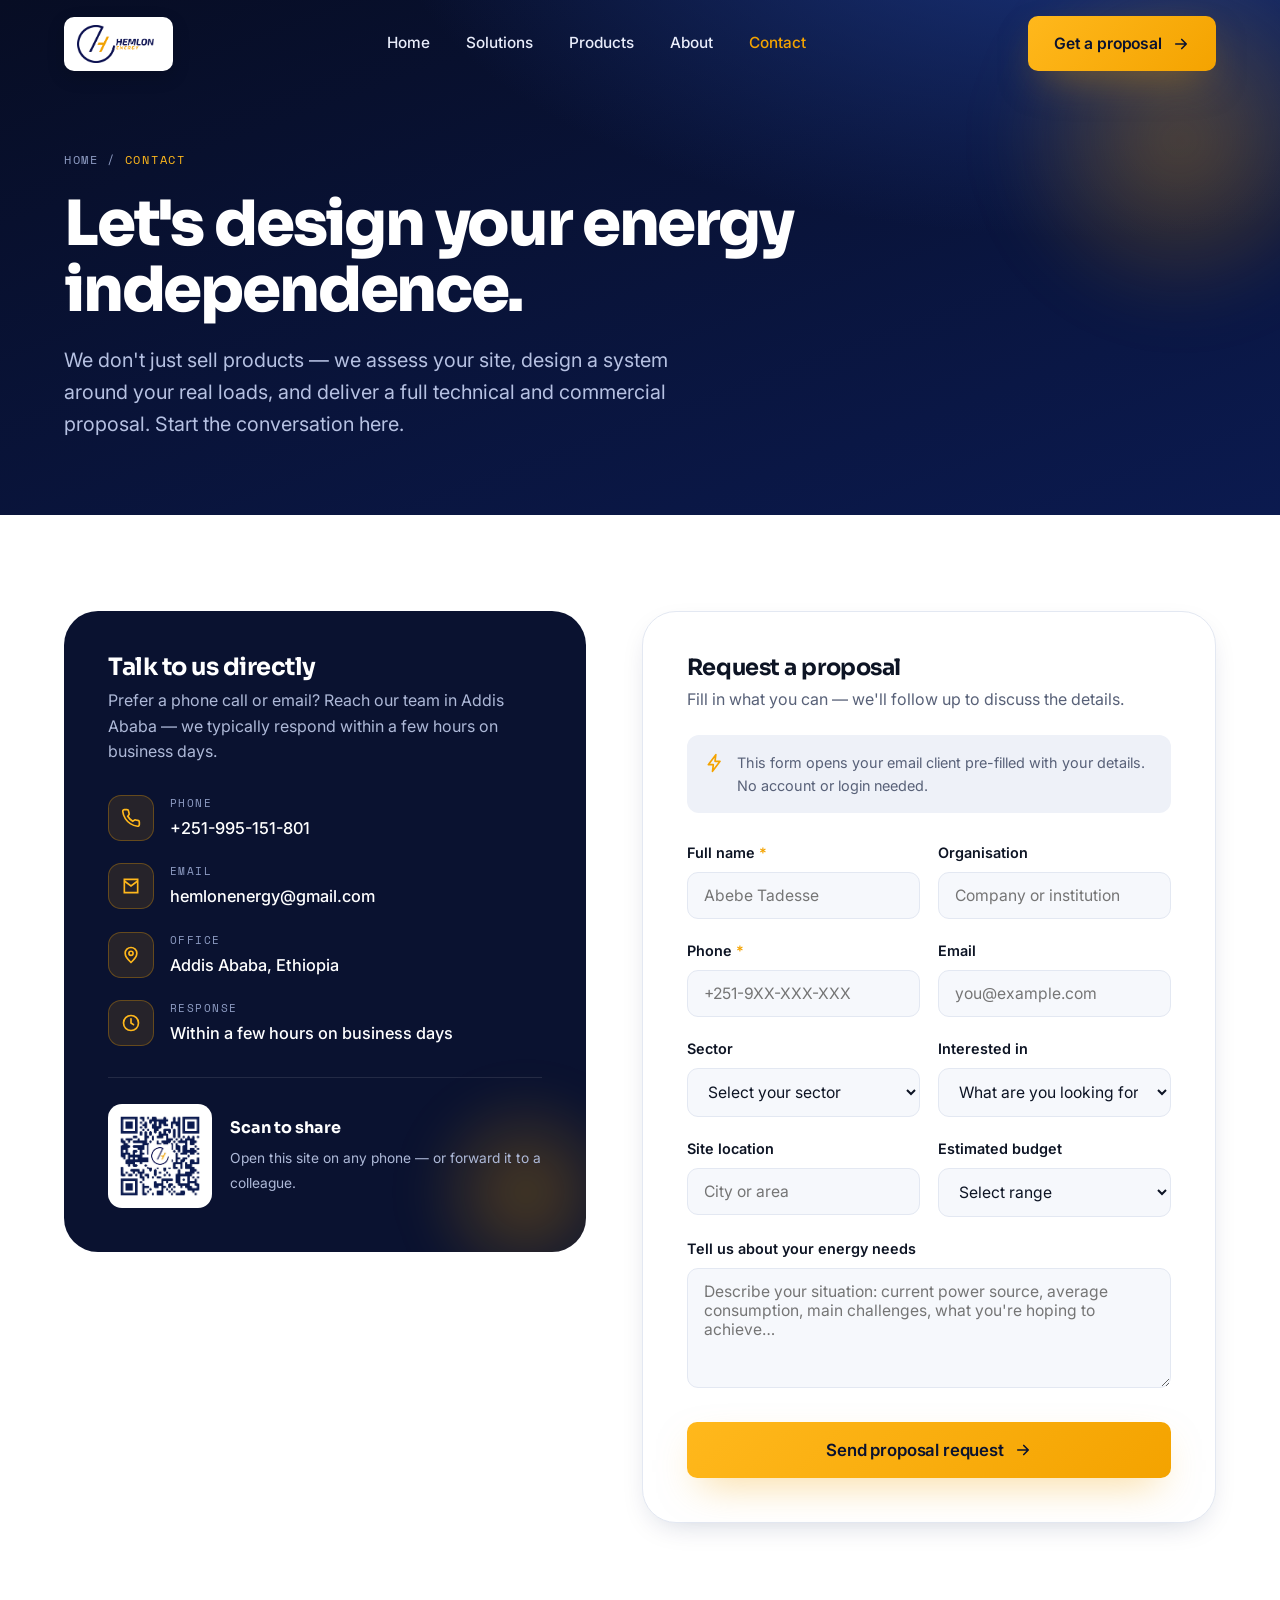
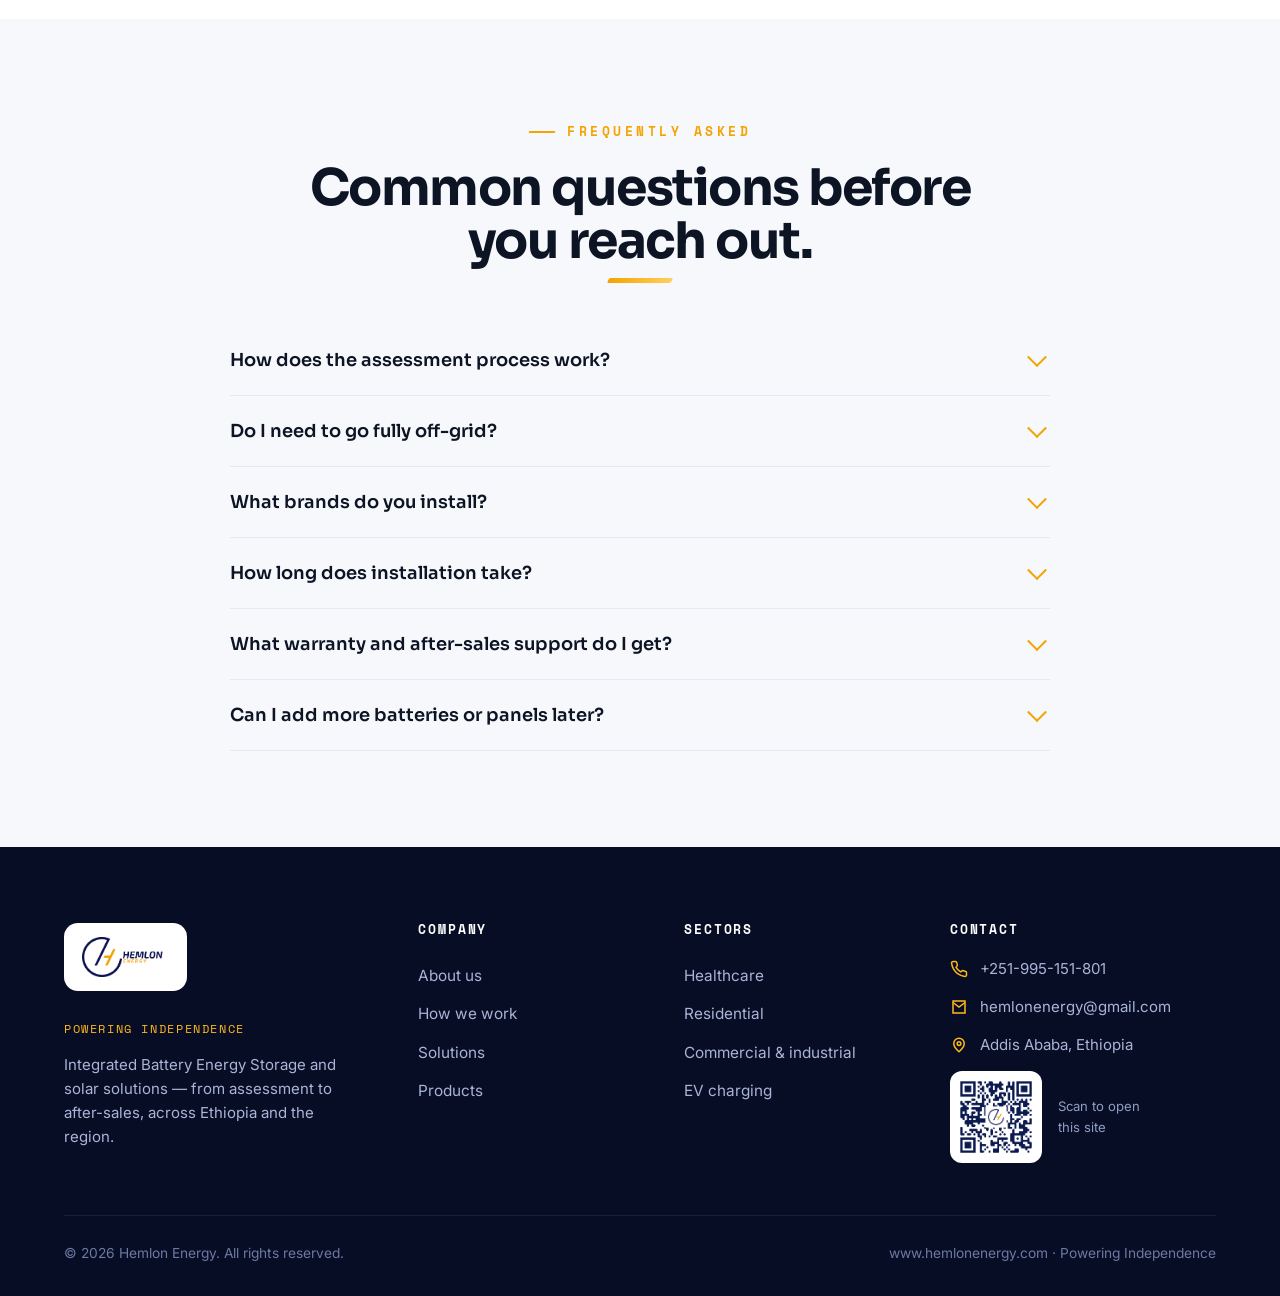
<file: contact.html>
<!DOCTYPE html>
<html lang="en">
<head>
<meta charset="UTF-8">
<meta name="viewport" content="width=device-width, initial-scale=1.0">
<title>Contact | Request a Proposal — Hemlon Energy</title>
<meta name="description" content="Get in touch with Hemlon Energy for a free site assessment and proposal. Battery storage &amp; solar solutions in Addis Ababa and across Ethiopia.">
<meta name="keywords" content="contact Hemlon Energy, solar quote Ethiopia, BESS proposal Ethiopia, battery storage quote Addis Ababa, energy assessment Ethiopia">
<link rel="canonical" href="https://hemlon-energy.vercel.app/contact.html">
<meta property="og:type" content="website">
<meta property="og:title" content="Contact Hemlon Energy — Get a Proposal">
<meta property="og:description" content="Tell us about your site and energy needs. Our design team returns a full technical and commercial proposal.">
<meta property="og:image" content="https://hemlon-energy.vercel.app/assets/hemlon-logo.png">
<meta property="og:url" content="https://hemlon-energy.vercel.app/contact.html">
<meta name="theme-color" content="#0b1a4f">
<link rel="icon" href="assets/hemlon-logo.png">
<link rel="preconnect" href="https://fonts.googleapis.com">
<link rel="preconnect" href="https://fonts.gstatic.com" crossorigin>
<link href="https://fonts.googleapis.com/css2?family=Sora:wght@400;600;700;800&family=Inter:wght@400;500;600&family=Space+Mono:wght@400;700&display=swap" rel="stylesheet">
<link rel="stylesheet" href="styles.css">
</head>
<body>

<header class="nav" id="nav">
  <div class="wrap nav__inner">
    <a class="nav__logo" href="index.html" aria-label="Hemlon Energy home"><img src="assets/hemlon-logo.png" alt="Hemlon Energy"></a>
    <nav class="nav__menu" aria-label="Primary">
      <a class="nav__link" href="index.html">Home</a>
      <a class="nav__link" href="solutions.html">Solutions</a>
      <a class="nav__link" href="products.html">Products</a>
      <a class="nav__link" href="about.html">About</a>
      <a class="nav__link is-active" href="contact.html">Contact</a>
    </nav>
    <div class="nav__actions">
      <a class="btn btn--gold nav__cta desktop" href="contact.html">Get a proposal
        <svg viewBox="0 0 24 24" fill="none" stroke="currentColor" stroke-width="2.2"><path d="M5 12h14M13 6l6 6-6 6" stroke-linecap="round" stroke-linejoin="round"/></svg></a>
      <button class="nav__burger" aria-label="Open menu"><span></span><span></span><span></span></button>
    </div>
  </div>
</header>
<div class="nav__drawer" id="drawer">
  <a href="index.html">Home</a><a href="solutions.html">Solutions</a><a href="products.html">Products</a><a href="about.html">About</a><a href="contact.html">Contact</a>
  <a class="btn btn--gold" href="contact.html">Get a proposal</a>
</div>

<!-- PAGE HERO -->
<section class="phero">
  <div class="phero__glow"></div>
  <div class="wrap">
    <div class="crumb"><a href="index.html">Home</a> / <span>Contact</span></div>
    <h1>Let's design your energy independence.</h1>
    <p>We don't just sell products — we assess your site, design a system around your real loads, and deliver a full technical and commercial proposal. Start the conversation here.</p>
  </div>
</section>

<!-- CONTACT GRID -->
<section class="section">
  <div class="wrap contact-grid">

    <!-- LEFT — Info card -->
    <div class="info-card reveal">
      <h3>Talk to us directly</h3>
      <p>Prefer a phone call or email? Reach our team in Addis Ababa — we typically respond within a few hours on business days.</p>

      <div class="info-row">
        <div class="ic"><svg viewBox="0 0 24 24" fill="none" stroke="currentColor" stroke-width="2"><path d="M22 16.9v3a2 2 0 01-2.2 2 19.8 19.8 0 01-8.6-3.1 19.5 19.5 0 01-6-6 19.8 19.8 0 01-3.1-8.7A2 2 0 014.1 2h3a2 2 0 012 1.7c.1.9.3 1.8.6 2.6a2 2 0 01-.5 2.1L8.1 9.9a16 16 0 006 6l1.5-1.1a2 2 0 012.1-.5c.8.3 1.7.5 2.6.6a2 2 0 011.7 2z"/></svg></div>
        <div><span class="k">Phone</span><a class="v" href="tel:+251995151801">+251-995-151-801</a></div>
      </div>
      <div class="info-row">
        <div class="ic"><svg viewBox="0 0 24 24" fill="none" stroke="currentColor" stroke-width="2"><path d="M4 4h16v16H4z"/><path d="M4 6l8 6 8-6"/></svg></div>
        <div><span class="k">Email</span><a class="v" href="mailto:hemlonenergy@gmail.com">hemlonenergy@gmail.com</a></div>
      </div>
      <div class="info-row">
        <div class="ic"><svg viewBox="0 0 24 24" fill="none" stroke="currentColor" stroke-width="2"><path d="M12 21s-7-6.2-7-11a7 7 0 0114 0c0 4.8-7 11-7 11z"/><circle cx="12" cy="10" r="2.5"/></svg></div>
        <div><span class="k">Office</span><span class="v">Addis Ababa, Ethiopia</span></div>
      </div>
      <div class="info-row">
        <div class="ic"><svg viewBox="0 0 24 24" fill="none" stroke="currentColor" stroke-width="2"><circle cx="12" cy="12" r="9"/><path d="M12 7v5l3 2" stroke-linecap="round"/></svg></div>
        <div><span class="k">Response</span><span class="v">Within a few hours on business days</span></div>
      </div>

      <div class="info-qr">
        <img src="assets/qr-hemlon.png" alt="Scan to visit hemlonenergy.com">
        <div><b>Scan to share</b><span>Open this site on any phone — or forward it to a colleague.</span></div>
      </div>
    </div>

    <!-- RIGHT — Form card -->
    <div class="form-card reveal" data-d="1">
      <h3 style="font-size:1.4rem;margin-bottom:8px">Request a proposal</h3>
      <p style="color:var(--slate);margin-bottom:22px">Fill in what you can — we'll follow up to discuss the details.</p>

      <div class="form-note">
        <svg viewBox="0 0 24 24" fill="none" stroke="currentColor" stroke-width="2"><path d="M13 2L4 14h6l-1 8 9-12h-6l1-8z" stroke-linejoin="round"/></svg>
        <span>This form opens your email client pre-filled with your details. No account or login needed.</span>
      </div>

      <form id="leadForm">
        <div id="formInner">
          <div class="field-row">
            <div class="field"><label>Full name <span class="req">*</span></label><input type="text" name="name" required placeholder="Abebe Tadesse"></div>
            <div class="field"><label>Organisation</label><input type="text" name="org" placeholder="Company or institution"></div>
          </div>
          <div class="field-row">
            <div class="field"><label>Phone <span class="req">*</span></label><input type="tel" name="phone" required placeholder="+251-9XX-XXX-XXX"></div>
            <div class="field"><label>Email</label><input type="email" name="email" placeholder="you@example.com"></div>
          </div>
          <div class="field-row">
            <div class="field">
              <label>Sector</label>
              <select name="sector">
                <option value="">Select your sector</option>
                <option>Residential (house / apartment)</option>
                <option>Small-to-medium business / office</option>
                <option>Government / public service</option>
                <option>Healthcare (clinic / hospital)</option>
                <option>Commercial / industrial</option>
                <option>EV charging</option>
                <option>Agriculture / irrigation</option>
                <option>Other</option>
              </select>
            </div>
            <div class="field">
              <label>Interested in</label>
              <select name="interest">
                <option value="">What are you looking for?</option>
                <option>Battery storage (BESS)</option>
                <option>Solar PV + storage</option>
                <option>Solar PV only</option>
                <option>Diesel replacement</option>
                <option>Full off-grid system</option>
                <option>EV charging station</option>
                <option>Not sure — need advice</option>
              </select>
            </div>
          </div>
          <div class="field-row">
            <div class="field"><label>Site location</label><input type="text" name="location" placeholder="City or area"></div>
            <div class="field">
              <label>Estimated budget</label>
              <select name="budget">
                <option value="">Select range</option>
                <option>Under $5,000</option>
                <option>$5,000 – $15,000</option>
                <option>$15,000 – $50,000</option>
                <option>$50,000 – $150,000</option>
                <option>Over $150,000</option>
                <option>Prefer not to say</option>
              </select>
            </div>
          </div>
          <div class="field">
            <label>Tell us about your energy needs</label>
            <textarea name="message" rows="4" placeholder="Describe your situation: current power source, average consumption, main challenges, what you're hoping to achieve…"></textarea>
          </div>
          <button class="btn btn--gold btn--lg" type="submit" style="width:100%">Send proposal request
            <svg viewBox="0 0 24 24" fill="none" stroke="currentColor" stroke-width="2.2"><path d="M5 12h14M13 6l6 6-6 6" stroke-linecap="round" stroke-linejoin="round"/></svg>
          </button>
        </div>

        <div class="form-ok">
          <div class="ok-ic"><svg viewBox="0 0 24 24" fill="none" stroke="currentColor" stroke-width="2.5"><path d="M20 6L9 17l-5-5" stroke-linecap="round" stroke-linejoin="round"/></svg></div>
          <h3>Request prepared</h3>
          <p>Your email client should have opened with the details pre-filled. Just hit send — our team will respond within one business day.</p>
        </div>
      </form>
    </div>

  </div>
</section>

<!-- FAQ -->
<section class="section section--mist">
  <div class="wrap">
    <div class="sec-head center reveal">
      <span class="eyebrow" style="justify-content:center">Frequently asked</span>
      <h2 class="h-sec stroke center">Common questions before you reach out.</h2>
    </div>

    <div class="faq">
      <div class="faq__item">
        <button class="faq__q">How does the assessment process work?</button>
        <div class="faq__a"><p>We start with a conversation about your needs, then visit your site to measure actual loads, check roof or ground space, and assess grid conditions. This lets us design a system that's right-sized — not oversized and expensive, not undersized and disappointing.</p></div>
      </div>
      <div class="faq__item">
        <button class="faq__q">Do I need to go fully off-grid?</button>
        <div class="faq__a"><p>Not at all. Most of our clients stay connected to the grid and use battery storage as backup for outages or to reduce electricity costs. Going fully off-grid is an option for sites where the grid is unreliable or absent.</p></div>
      </div>
      <div class="faq__item">
        <button class="faq__q">What brands do you install?</button>
        <div class="faq__a"><p>We work with globally certified manufacturers including Deye, Dyness, Solis, GoodWe, Growatt, Voltronic, SRNE, Euler (batteries &amp; inverters) and Jinko, Longi, JA Solar, ERA Solar, Blue Carbon (solar panels). The specific choice depends on your system requirements.</p></div>
      </div>
      <div class="faq__item">
        <button class="faq__q">How long does installation take?</button>
        <div class="faq__a"><p>Residential systems are typically installed in 1–3 days. Commercial and industrial projects may take 1–4 weeks depending on scale and site preparation. We provide a clear timeline during the proposal stage.</p></div>
      </div>
      <div class="faq__item">
        <button class="faq__q">What warranty and after-sales support do I get?</button>
        <div class="faq__a"><p>We offer 5–10 year warranties depending on the product. After installation, our team provides remote monitoring and a 24–48 hour on-site fault response across Ethiopia. We are committed to making sure your system keeps running long after commissioning.</p></div>
      </div>
      <div class="faq__item">
        <button class="faq__q">Can I add more batteries or panels later?</button>
        <div class="faq__a"><p>Yes. Most of the systems we install are modular and designed for expansion. For example, Dyness PowerBrick Max supports up to 50 units in parallel. We factor future growth into the original system design.</p></div>
      </div>
    </div>
  </div>
</section>

<footer class="footer">
  <div class="wrap">
    <div class="footer__top">
      <div>
        <span class="footer__logo"><img src="assets/hemlon-logo.png" alt="Hemlon Energy"></span>
        <div class="footer__tag">Powering Independence</div>
        <p>Integrated Battery Energy Storage and solar solutions — from assessment to after-sales, across Ethiopia and the region.</p>
      </div>
      <div><h4>Company</h4><div class="footer__links"><a href="about.html">About us</a><a href="about.html#process">How we work</a><a href="solutions.html">Solutions</a><a href="products.html">Products</a></div></div>
      <div><h4>Sectors</h4><div class="footer__links"><a href="solutions.html">Healthcare</a><a href="solutions.html">Residential</a><a href="solutions.html">Commercial &amp; industrial</a><a href="solutions.html">EV charging</a></div></div>
      <div><h4>Contact</h4>
        <ul class="footer__contact">
          <li><svg viewBox="0 0 24 24" fill="none" stroke="currentColor" stroke-width="2"><path d="M22 16.9v3a2 2 0 01-2.2 2 19.8 19.8 0 01-8.6-3.1 19.5 19.5 0 01-6-6 19.8 19.8 0 01-3.1-8.7A2 2 0 014.1 2h3a2 2 0 012 1.7c.1.9.3 1.8.6 2.6a2 2 0 01-.5 2.1L8.1 9.9a16 16 0 006 6l1.5-1.1a2 2 0 012.1-.5c.8.3 1.7.5 2.6.6a2 2 0 011.7 2z"/></svg><a class="v" href="tel:+251995151801">+251-995-151-801</a></li>
          <li><svg viewBox="0 0 24 24" fill="none" stroke="currentColor" stroke-width="2"><path d="M4 4h16v16H4z"/><path d="M4 6l8 6 8-6"/></svg><a class="v" href="mailto:hemlonenergy@gmail.com">hemlonenergy@gmail.com</a></li>
          <li><svg viewBox="0 0 24 24" fill="none" stroke="currentColor" stroke-width="2"><path d="M12 21s-7-6.2-7-11a7 7 0 0114 0c0 4.8-7 11-7 11z"/><circle cx="12" cy="10" r="2.5"/></svg><span class="v">Addis Ababa, Ethiopia</span></li>
        </ul>
        <div class="footer__qr"><img src="assets/qr-hemlon.png" alt="Scan to visit hemlonenergy.com"><span>Scan to open<br>this site</span></div>
      </div>
    </div>
    <div class="footer__bottom"><span>© <span id="year">2026</span> Hemlon Energy. All rights reserved.</span><span>www.hemlonenergy.com · Powering Independence</span></div>
  </div>
</footer>

<script src="main.js"></script>
</body>
</html>
</file>
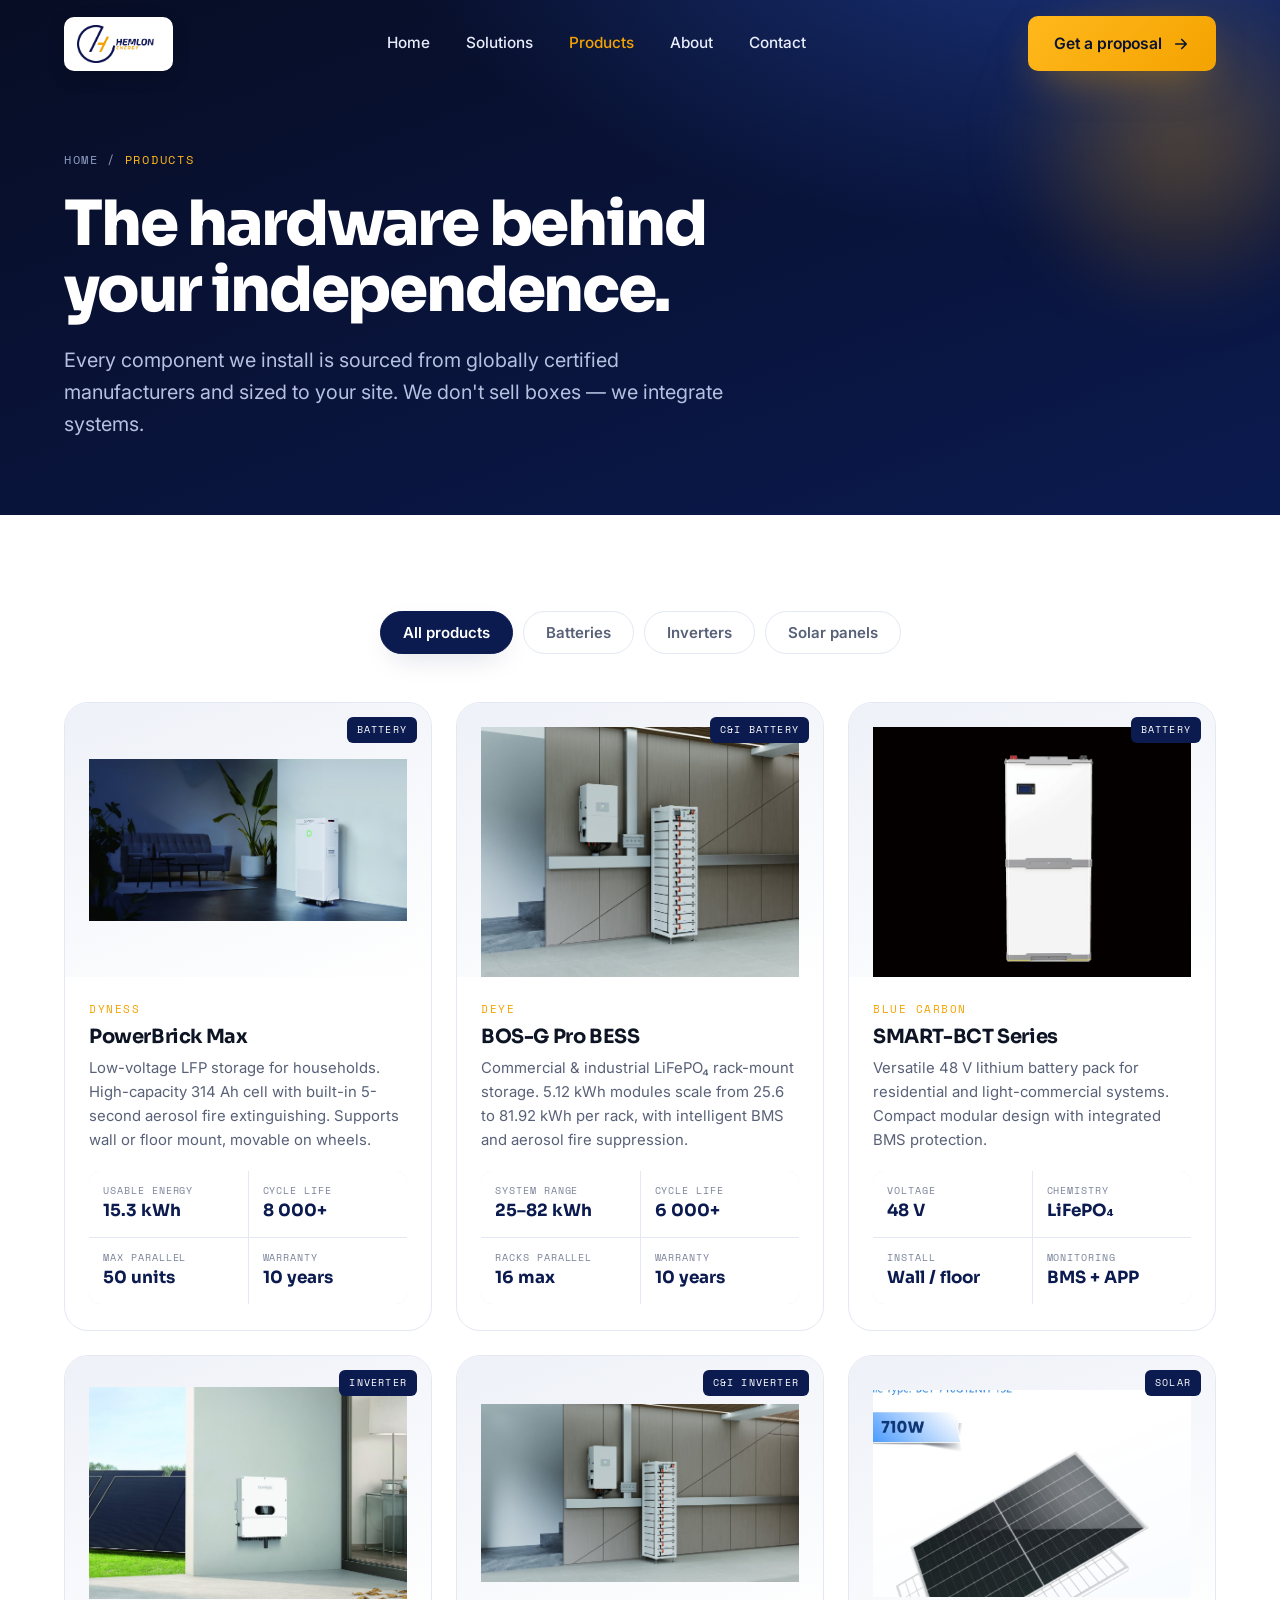
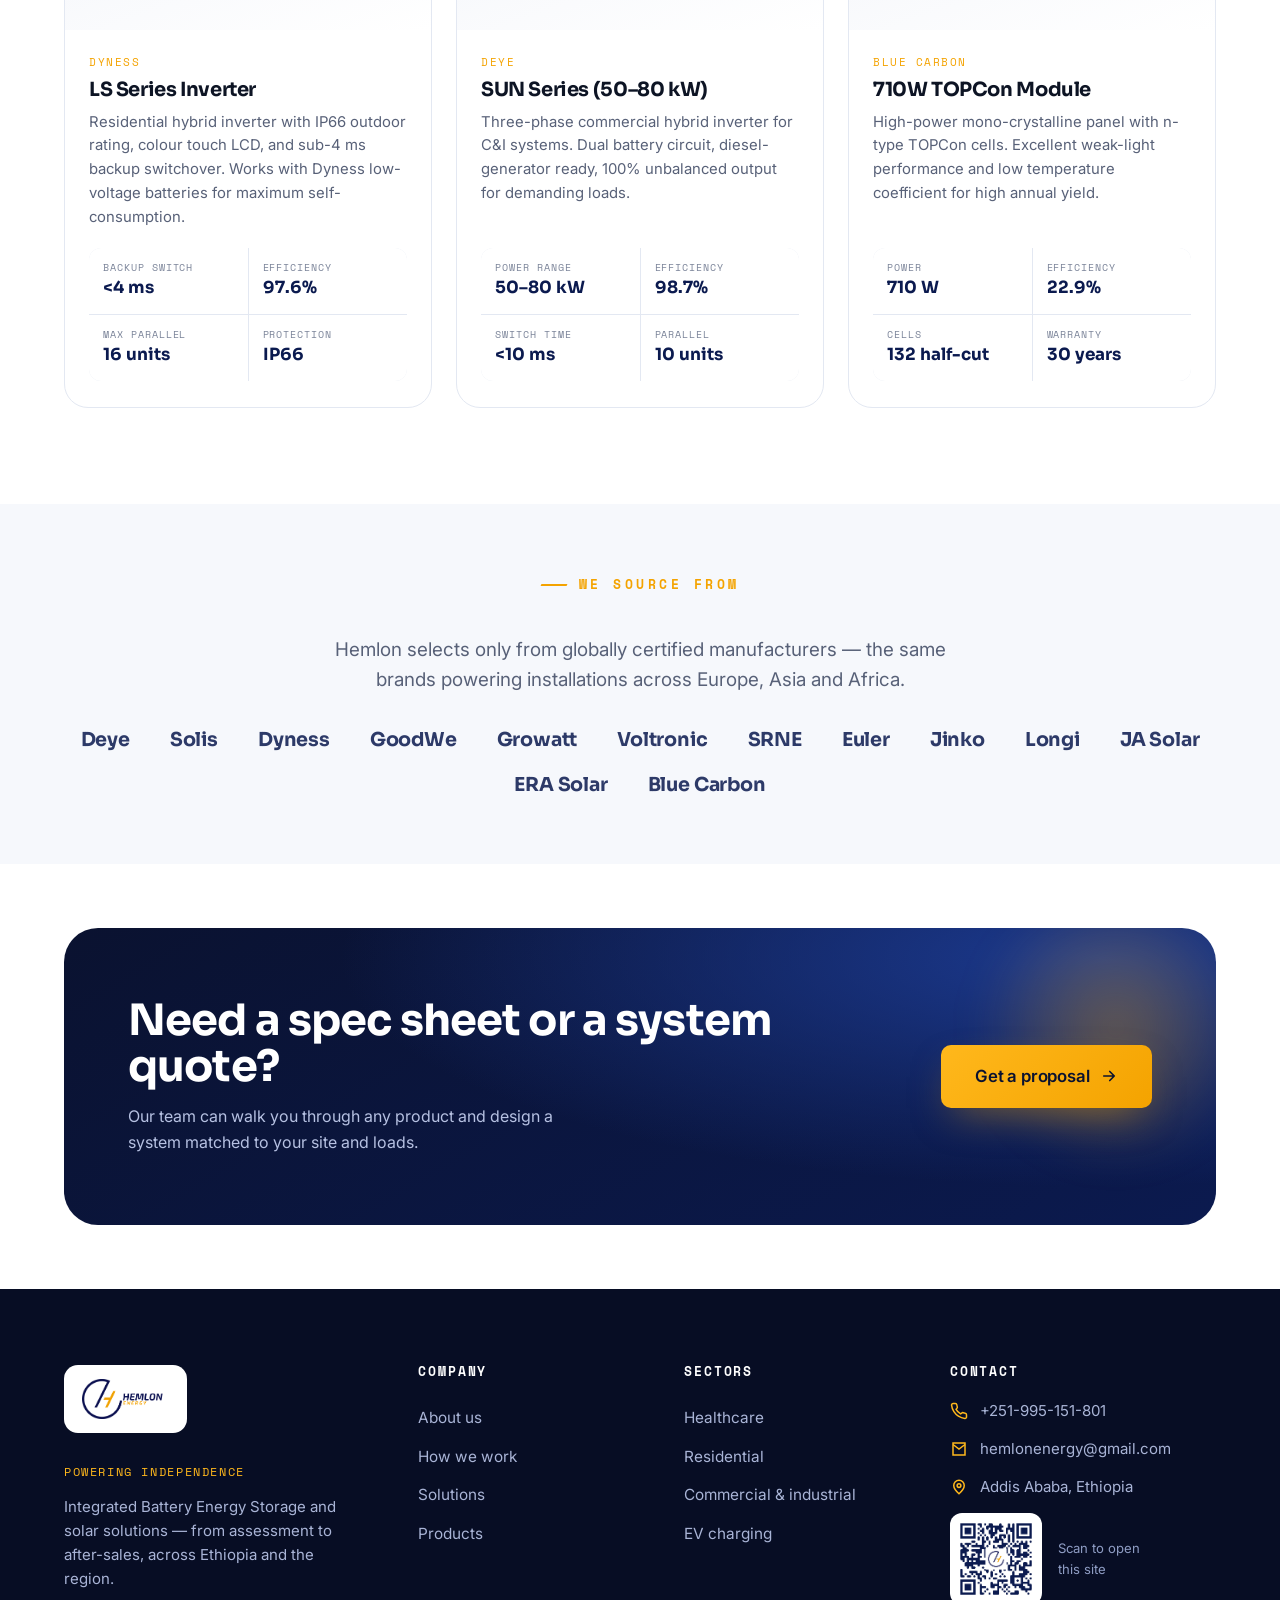
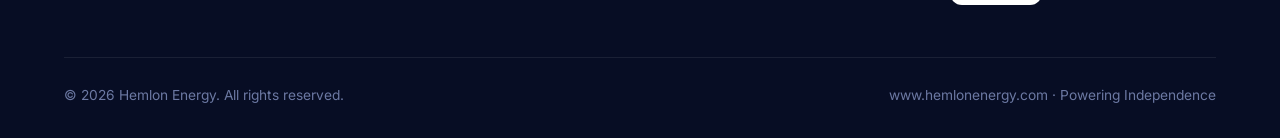
<file: products.html>
<!DOCTYPE html>
<html lang="en">
<head>
<meta charset="UTF-8">
<meta name="viewport" content="width=device-width, initial-scale=1.0">
<title>Products | Batteries, Inverters &amp; Solar Panels — Hemlon Energy</title>
<meta name="description" content="Browse the certified battery, inverter and solar panel catalogue from Hemlon Energy. Dyness PowerBrick Max, LS Series Inverter, Deye BOS-G Pro, Blue Carbon 710W TOPCon and more.">
<meta name="keywords" content="Dyness PowerBrick Max Ethiopia, Deye BOS-G Pro, Dyness LS inverter, Blue Carbon 710W solar panel, LFP battery Ethiopia, hybrid inverter Ethiopia, solar panels Ethiopia">
<link rel="canonical" href="https://hemlon-energy.vercel.app/products.html">
<meta property="og:type" content="website">
<meta property="og:title" content="Product Catalogue — Hemlon Energy">
<meta property="og:description" content="Certified batteries, inverters &amp; solar panels for energy storage and solar installations across Ethiopia.">
<meta property="og:image" content="https://hemlon-energy.vercel.app/assets/scene-powerbrick.jpg">
<meta property="og:url" content="https://hemlon-energy.vercel.app/products.html">
<meta name="theme-color" content="#0b1a4f">
<link rel="icon" href="assets/hemlon-logo.png">
<link rel="preconnect" href="https://fonts.googleapis.com">
<link rel="preconnect" href="https://fonts.gstatic.com" crossorigin>
<link href="https://fonts.googleapis.com/css2?family=Sora:wght@400;600;700;800&family=Inter:wght@400;500;600&family=Space+Mono:wght@400;700&display=swap" rel="stylesheet">
<link rel="stylesheet" href="styles.css">
</head>
<body>

<header class="nav" id="nav">
  <div class="wrap nav__inner">
    <a class="nav__logo" href="index.html" aria-label="Hemlon Energy home"><img src="assets/hemlon-logo.png" alt="Hemlon Energy"></a>
    <nav class="nav__menu" aria-label="Primary">
      <a class="nav__link" href="index.html">Home</a>
      <a class="nav__link" href="solutions.html">Solutions</a>
      <a class="nav__link is-active" href="products.html">Products</a>
      <a class="nav__link" href="about.html">About</a>
      <a class="nav__link" href="contact.html">Contact</a>
    </nav>
    <div class="nav__actions">
      <a class="btn btn--gold nav__cta desktop" href="contact.html">Get a proposal
        <svg viewBox="0 0 24 24" fill="none" stroke="currentColor" stroke-width="2.2"><path d="M5 12h14M13 6l6 6-6 6" stroke-linecap="round" stroke-linejoin="round"/></svg></a>
      <button class="nav__burger" aria-label="Open menu"><span></span><span></span><span></span></button>
    </div>
  </div>
</header>
<div class="nav__drawer" id="drawer">
  <a href="index.html">Home</a><a href="solutions.html">Solutions</a><a href="products.html">Products</a><a href="about.html">About</a><a href="contact.html">Contact</a>
  <a class="btn btn--gold" href="contact.html">Get a proposal</a>
</div>

<!-- PAGE HERO -->
<section class="phero">
  <div class="phero__glow"></div>
  <div class="wrap">
    <div class="crumb"><a href="index.html">Home</a> / <span>Products</span></div>
    <h1>The hardware behind your independence.</h1>
    <p>Every component we install is sourced from globally certified manufacturers and sized to your site. We don't sell boxes — we integrate systems.</p>
  </div>
</section>

<!-- FILTER + CATALOGUE -->
<section class="section">
  <div class="wrap">
    <div class="filterbar reveal">
      <button class="filter is-active" data-filter="all">All products</button>
      <button class="filter" data-filter="battery">Batteries</button>
      <button class="filter" data-filter="inverter">Inverters</button>
      <button class="filter" data-filter="solar">Solar panels</button>
    </div>

    <div class="grid prod-grid">

      <!-- 1 — Dyness PowerBrick Max -->
      <article class="card prod reveal" data-cat="battery">
        <div class="prod__img"><span class="prod__cat">Battery</span><img src="assets/prod-powerbrick.jpg" alt="Dyness PowerBrick Max battery"></div>
        <div class="prod__body">
          <span class="prod__brand">Dyness</span>
          <h3>PowerBrick Max</h3>
          <p class="prod__desc">Low-voltage LFP storage for households. High-capacity 314 Ah cell with built-in 5-second aerosol fire extinguishing. Supports wall or floor mount, movable on wheels.</p>
          <div class="prod__specs">
            <div><span class="k">Usable energy</span><span class="v">15.3 kWh</span></div>
            <div><span class="k">Cycle life</span><span class="v">8 000+</span></div>
            <div><span class="k">Max parallel</span><span class="v">50 units</span></div>
            <div><span class="k">Warranty</span><span class="v">10 years</span></div>
          </div>
        </div>
      </article>

      <!-- 2 — Deye BOS-G Pro -->
      <article class="card prod reveal" data-d="1" data-cat="battery">
        <div class="prod__img"><span class="prod__cat">C&amp;I Battery</span><img src="assets/prod-bosg-pro.jpg" alt="Deye BOS-G Pro commercial battery"></div>
        <div class="prod__body">
          <span class="prod__brand">Deye</span>
          <h3>BOS-G Pro BESS</h3>
          <p class="prod__desc">Commercial &amp; industrial LiFePO₄ rack-mount storage. 5.12 kWh modules scale from 25.6 to 81.92 kWh per rack, with intelligent BMS and aerosol fire suppression.</p>
          <div class="prod__specs">
            <div><span class="k">System range</span><span class="v">25–82 kWh</span></div>
            <div><span class="k">Cycle life</span><span class="v">6 000+</span></div>
            <div><span class="k">Racks parallel</span><span class="v">16 max</span></div>
            <div><span class="k">Warranty</span><span class="v">10 years</span></div>
          </div>
        </div>
      </article>

      <!-- 3 — Blue Carbon SMART-BCT battery -->
      <article class="card prod reveal" data-d="2" data-cat="battery">
        <div class="prod__img"><span class="prod__cat">Battery</span><img src="assets/prod-bluecarbon-batt.jpg" alt="Blue Carbon SMART-BCT lithium battery"></div>
        <div class="prod__body">
          <span class="prod__brand">Blue Carbon</span>
          <h3>SMART-BCT Series</h3>
          <p class="prod__desc">Versatile 48 V lithium battery pack for residential and light-commercial systems. Compact modular design with integrated BMS protection.</p>
          <div class="prod__specs">
            <div><span class="k">Voltage</span><span class="v">48 V</span></div>
            <div><span class="k">Chemistry</span><span class="v">LiFePO₄</span></div>
            <div><span class="k">Install</span><span class="v">Wall / floor</span></div>
            <div><span class="k">Monitoring</span><span class="v">BMS + APP</span></div>
          </div>
        </div>
      </article>

      <!-- 4 — Dyness LS Series Inverter -->
      <article class="card prod reveal" data-cat="inverter">
        <div class="prod__img"><span class="prod__cat">Inverter</span><img src="assets/prod-ls-inverter.jpg" alt="Dyness LS Series hybrid inverter"></div>
        <div class="prod__body">
          <span class="prod__brand">Dyness</span>
          <h3>LS Series Inverter</h3>
          <p class="prod__desc">Residential hybrid inverter with IP66 outdoor rating, colour touch LCD, and sub-4 ms backup switchover. Works with Dyness low-voltage batteries for maximum self-consumption.</p>
          <div class="prod__specs">
            <div><span class="k">Backup switch</span><span class="v">&lt;4 ms</span></div>
            <div><span class="k">Efficiency</span><span class="v">97.6%</span></div>
            <div><span class="k">Max parallel</span><span class="v">16 units</span></div>
            <div><span class="k">Protection</span><span class="v">IP66</span></div>
          </div>
        </div>
      </article>

      <!-- 5 — Deye SUN C&I Inverter -->
      <article class="card prod reveal" data-d="1" data-cat="inverter">
        <div class="prod__img"><span class="prod__cat">C&amp;I Inverter</span><img src="assets/prod-deye-sun.jpg" alt="Deye SUN series commercial inverter"></div>
        <div class="prod__body">
          <span class="prod__brand">Deye</span>
          <h3>SUN Series (50–80 kW)</h3>
          <p class="prod__desc">Three-phase commercial hybrid inverter for C&amp;I systems. Dual battery circuit, diesel-generator ready, 100% unbalanced output for demanding loads.</p>
          <div class="prod__specs">
            <div><span class="k">Power range</span><span class="v">50–80 kW</span></div>
            <div><span class="k">Efficiency</span><span class="v">98.7%</span></div>
            <div><span class="k">Switch time</span><span class="v">&lt;10 ms</span></div>
            <div><span class="k">Parallel</span><span class="v">10 units</span></div>
          </div>
        </div>
      </article>

      <!-- 6 — Blue Carbon 710W Panel -->
      <article class="card prod reveal" data-d="2" data-cat="solar">
        <div class="prod__img"><span class="prod__cat">Solar</span><img src="assets/prod-solar-panel.jpg" alt="Blue Carbon 710W TOPCon solar panel"></div>
        <div class="prod__body">
          <span class="prod__brand">Blue Carbon</span>
          <h3>710W TOPCon Module</h3>
          <p class="prod__desc">High-power mono-crystalline panel with n-type TOPCon cells. Excellent weak-light performance and low temperature coefficient for high annual yield.</p>
          <div class="prod__specs">
            <div><span class="k">Power</span><span class="v">710 W</span></div>
            <div><span class="k">Efficiency</span><span class="v">22.9%</span></div>
            <div><span class="k">Cells</span><span class="v">132 half-cut</span></div>
            <div><span class="k">Warranty</span><span class="v">30 years</span></div>
          </div>
        </div>
      </article>

    </div>
  </div>
</section>

<!-- PARTNER BRANDS -->
<section class="section section--mist section--tight">
  <div class="wrap center">
    <span class="eyebrow" style="justify-content:center">We source from</span>
    <p class="lead center" style="margin:20px auto 30px;max-width:56ch">Hemlon selects only from globally certified manufacturers — the same brands powering installations across Europe, Asia and Africa.</p>
    <div class="trust__row" style="margin-top:8px">
      <span class="brand-word" style="color:var(--navy-800);opacity:.85;font-size:1.2rem">Deye</span>
      <span class="brand-word" style="color:var(--navy-800);opacity:.85;font-size:1.2rem">Solis</span>
      <span class="brand-word" style="color:var(--navy-800);opacity:.85;font-size:1.2rem">Dyness</span>
      <span class="brand-word" style="color:var(--navy-800);opacity:.85;font-size:1.2rem">GoodWe</span>
      <span class="brand-word" style="color:var(--navy-800);opacity:.85;font-size:1.2rem">Growatt</span>
      <span class="brand-word" style="color:var(--navy-800);opacity:.85;font-size:1.2rem">Voltronic</span>
      <span class="brand-word" style="color:var(--navy-800);opacity:.85;font-size:1.2rem">SRNE</span>
      <span class="brand-word" style="color:var(--navy-800);opacity:.85;font-size:1.2rem">Euler</span>
      <span class="brand-word" style="color:var(--navy-800);opacity:.85;font-size:1.2rem">Jinko</span>
      <span class="brand-word" style="color:var(--navy-800);opacity:.85;font-size:1.2rem">Longi</span>
      <span class="brand-word" style="color:var(--navy-800);opacity:.85;font-size:1.2rem">JA Solar</span>
      <span class="brand-word" style="color:var(--navy-800);opacity:.85;font-size:1.2rem">ERA Solar</span>
      <span class="brand-word" style="color:var(--navy-800);opacity:.85;font-size:1.2rem">Blue Carbon</span>
    </div>
  </div>
</section>

<!-- CTA -->
<section class="section section--tight">
  <div class="wrap">
    <div class="cta-band reveal">
      <div class="cta-band__in">
        <div><h2>Need a spec sheet or a system quote?</h2><p>Our team can walk you through any product and design a system matched to your site and loads.</p></div>
        <a class="btn btn--gold btn--lg" href="contact.html">Get a proposal
          <svg viewBox="0 0 24 24" fill="none" stroke="currentColor" stroke-width="2.2"><path d="M5 12h14M13 6l6 6-6 6" stroke-linecap="round" stroke-linejoin="round"/></svg></a>
      </div>
    </div>
  </div>
</section>

<footer class="footer">
  <div class="wrap">
    <div class="footer__top">
      <div>
        <span class="footer__logo"><img src="assets/hemlon-logo.png" alt="Hemlon Energy"></span>
        <div class="footer__tag">Powering Independence</div>
        <p>Integrated Battery Energy Storage and solar solutions — from assessment to after-sales, across Ethiopia and the region.</p>
      </div>
      <div><h4>Company</h4><div class="footer__links"><a href="about.html">About us</a><a href="about.html#process">How we work</a><a href="solutions.html">Solutions</a><a href="products.html">Products</a></div></div>
      <div><h4>Sectors</h4><div class="footer__links"><a href="solutions.html">Healthcare</a><a href="solutions.html">Residential</a><a href="solutions.html">Commercial &amp; industrial</a><a href="solutions.html">EV charging</a></div></div>
      <div><h4>Contact</h4>
        <ul class="footer__contact">
          <li><svg viewBox="0 0 24 24" fill="none" stroke="currentColor" stroke-width="2"><path d="M22 16.9v3a2 2 0 01-2.2 2 19.8 19.8 0 01-8.6-3.1 19.5 19.5 0 01-6-6 19.8 19.8 0 01-3.1-8.7A2 2 0 014.1 2h3a2 2 0 012 1.7c.1.9.3 1.8.6 2.6a2 2 0 01-.5 2.1L8.1 9.9a16 16 0 006 6l1.5-1.1a2 2 0 012.1-.5c.8.3 1.7.5 2.6.6a2 2 0 011.7 2z"/></svg><a class="v" href="tel:+251995151801">+251-995-151-801</a></li>
          <li><svg viewBox="0 0 24 24" fill="none" stroke="currentColor" stroke-width="2"><path d="M4 4h16v16H4z"/><path d="M4 6l8 6 8-6"/></svg><a class="v" href="mailto:hemlonenergy@gmail.com">hemlonenergy@gmail.com</a></li>
          <li><svg viewBox="0 0 24 24" fill="none" stroke="currentColor" stroke-width="2"><path d="M12 21s-7-6.2-7-11a7 7 0 0114 0c0 4.8-7 11-7 11z"/><circle cx="12" cy="10" r="2.5"/></svg><span class="v">Addis Ababa, Ethiopia</span></li>
        </ul>
        <div class="footer__qr"><img src="assets/qr-hemlon.png" alt="Scan to visit hemlonenergy.com"><span>Scan to open<br>this site</span></div>
      </div>
    </div>
    <div class="footer__bottom"><span>© <span id="year">2026</span> Hemlon Energy. All rights reserved.</span><span>www.hemlonenergy.com · Powering Independence</span></div>
  </div>
</footer>

<script src="main.js"></script>
</body>
</html>
</file>
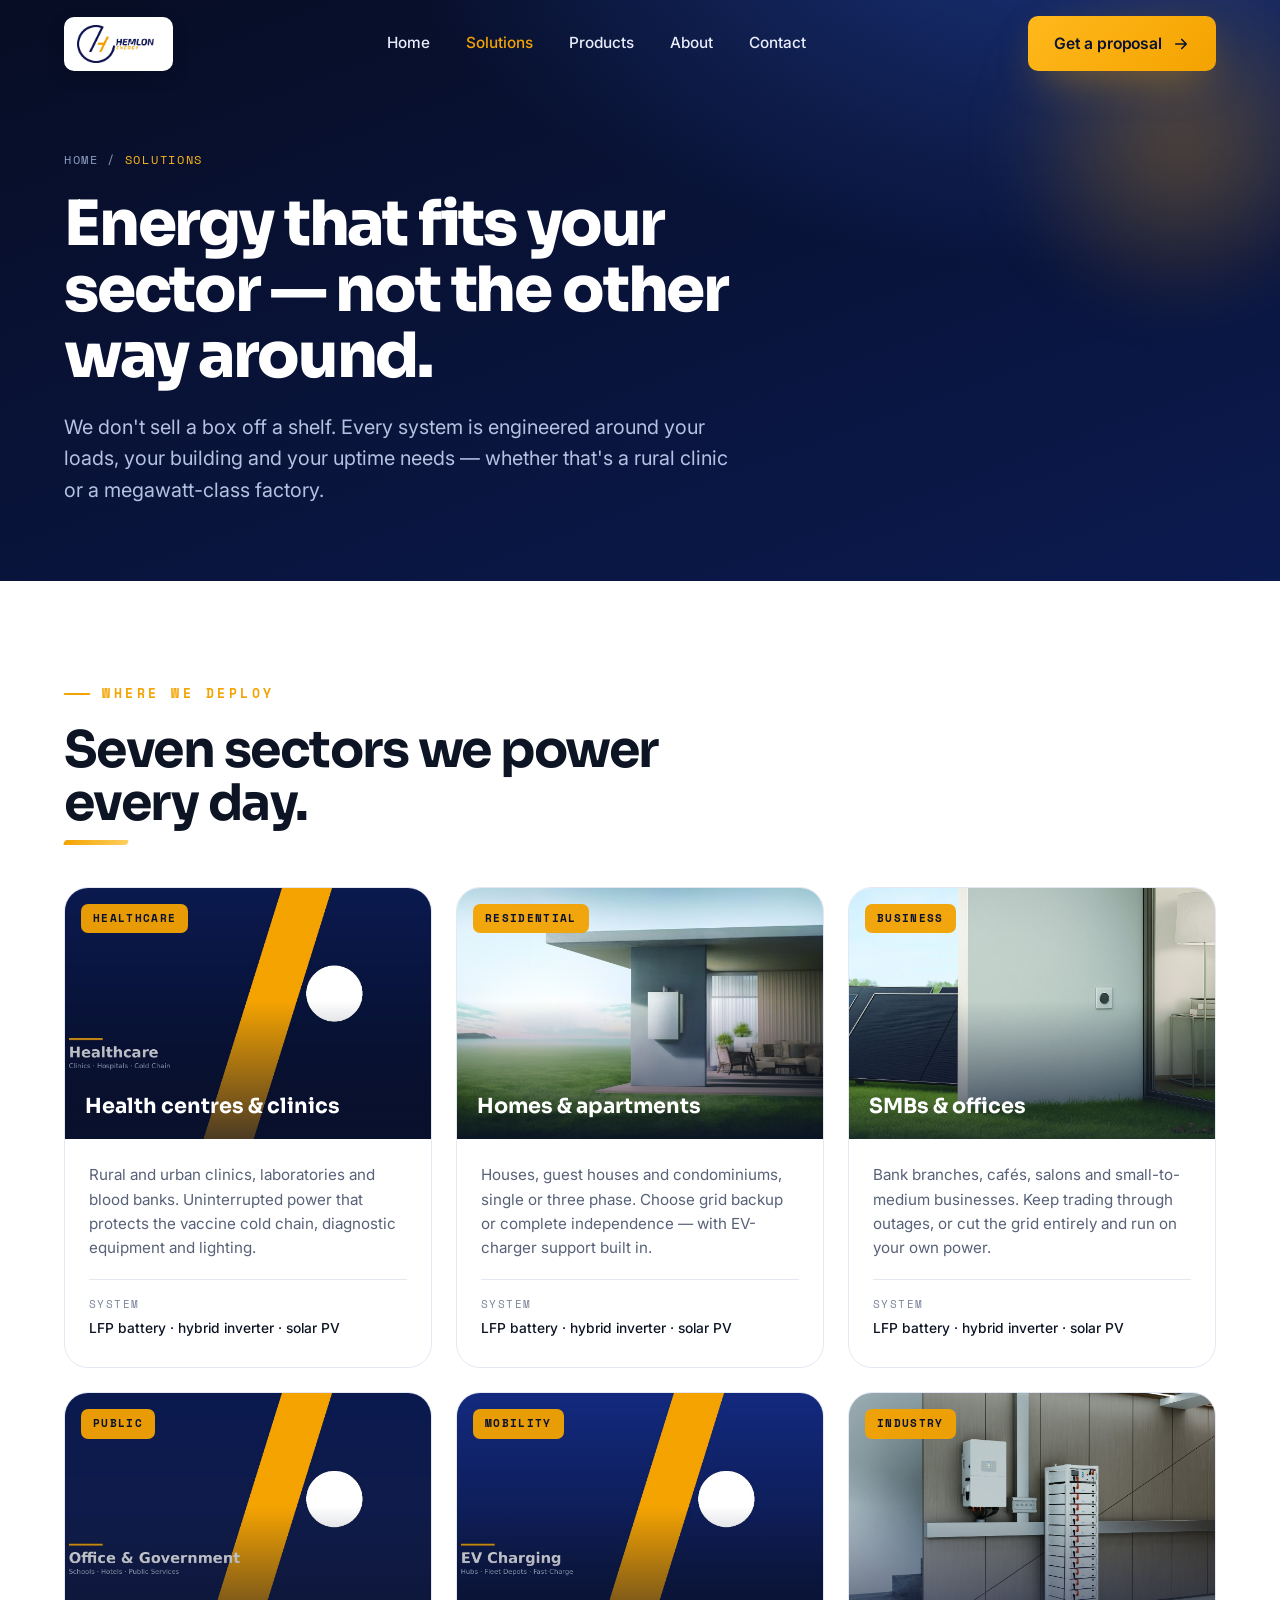
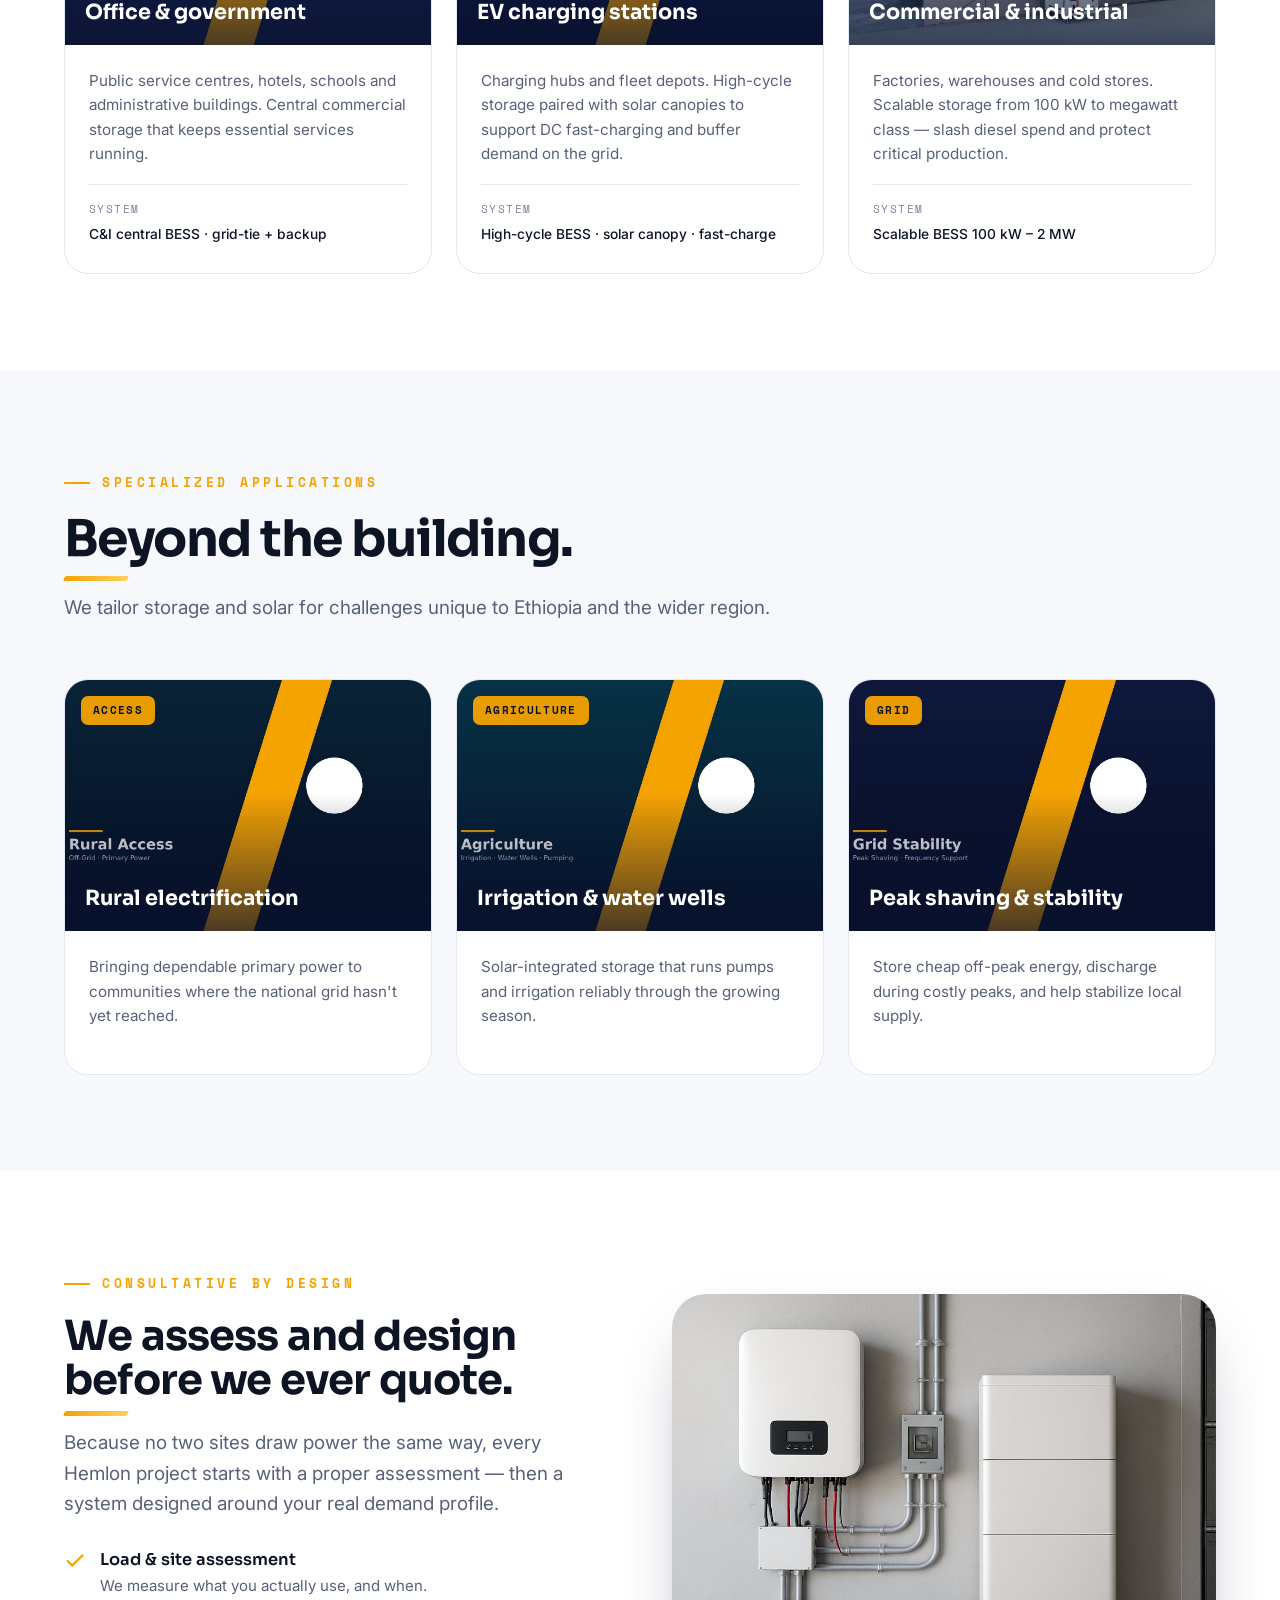
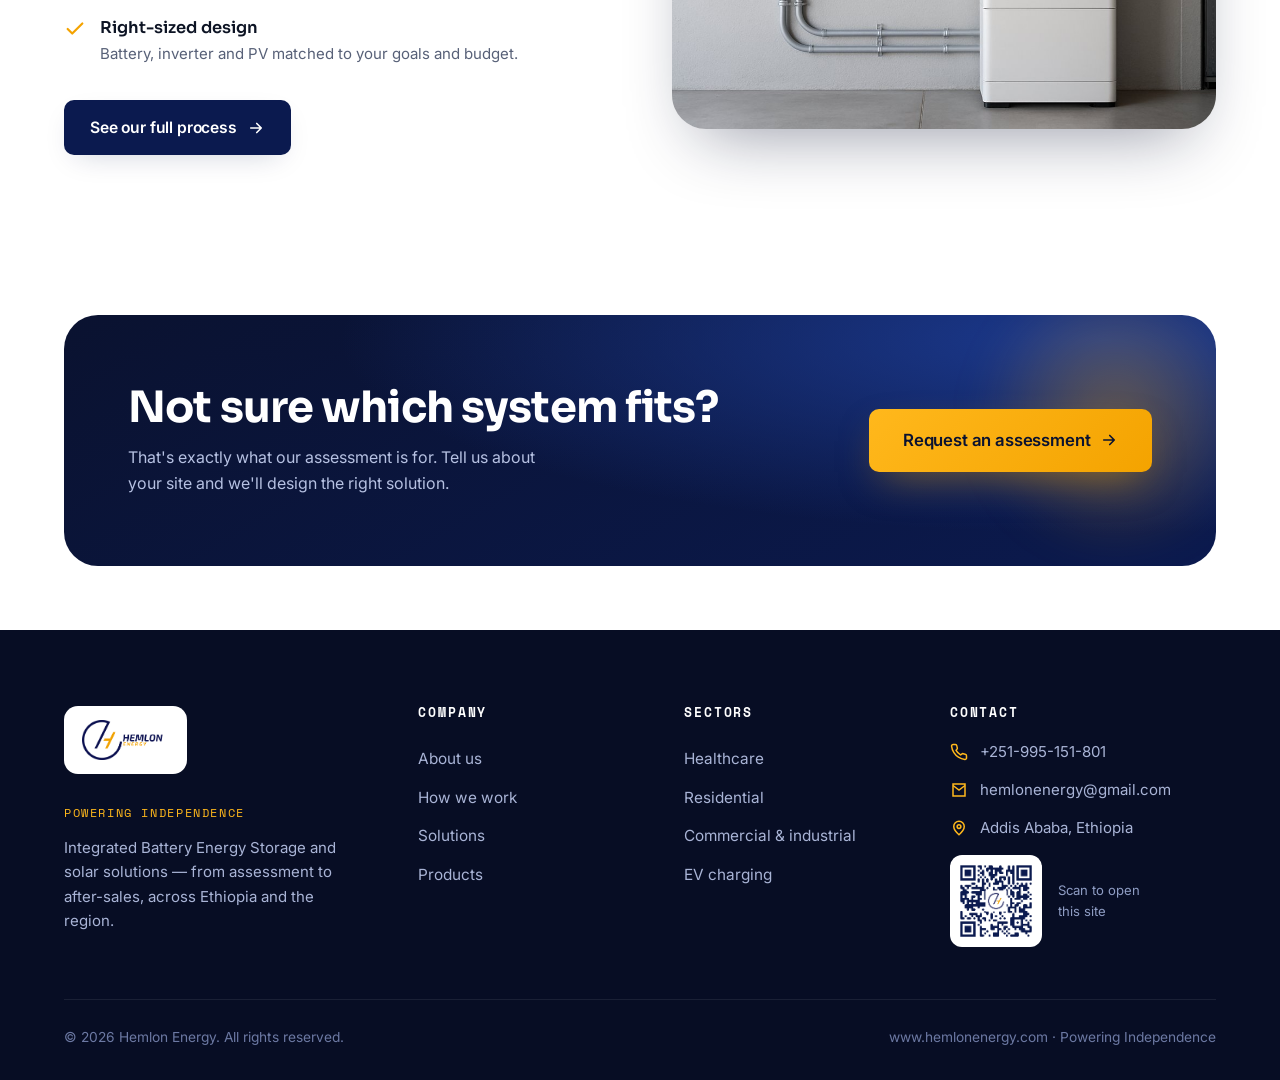
<file: solutions.html>
<!DOCTYPE html>
<html lang="en">
<head>
<meta charset="UTF-8">
<meta name="viewport" content="width=device-width, initial-scale=1.0">
<title>Solutions | Energy Storage &amp; Solar by Sector — Hemlon Energy</title>
<meta name="description" content="Tailored Battery Energy Storage and solar solutions for healthcare, residential, offices, government, EV charging, commercial &amp; industrial, and mixed-use buildings across Ethiopia.">
<meta name="keywords" content="solar solutions Ethiopia, BESS for hospitals, commercial solar Ethiopia, EV charging Ethiopia, industrial battery storage, rural electrification Ethiopia, irrigation solar pump">
<link rel="canonical" href="https://hemlon-energy.vercel.app/solutions.html">
<meta property="og:type" content="website">
<meta property="og:title" content="Solutions by Sector — Hemlon Energy">
<meta property="og:description" content="Energy storage &amp; solar tailored to healthcare, homes, offices, industry and EV charging across Ethiopia.">
<meta property="og:image" content="https://hemlon-energy.vercel.app/assets/scene-ci.jpg">
<meta property="og:url" content="https://hemlon-energy.vercel.app/solutions.html">
<meta name="theme-color" content="#0b1a4f">
<link rel="icon" href="assets/hemlon-logo.png">
<link rel="preconnect" href="https://fonts.googleapis.com">
<link rel="preconnect" href="https://fonts.gstatic.com" crossorigin>
<link href="https://fonts.googleapis.com/css2?family=Sora:wght@400;600;700;800&family=Inter:wght@400;500;600&family=Space+Mono:wght@400;700&display=swap" rel="stylesheet">
<link rel="stylesheet" href="styles.css">
</head>
<body>

<header class="nav" id="nav">
  <div class="wrap nav__inner">
    <a class="nav__logo" href="index.html" aria-label="Hemlon Energy home"><img src="assets/hemlon-logo.png" alt="Hemlon Energy"></a>
    <nav class="nav__menu" aria-label="Primary">
      <a class="nav__link" href="index.html">Home</a>
      <a class="nav__link is-active" href="solutions.html">Solutions</a>
      <a class="nav__link" href="products.html">Products</a>
      <a class="nav__link" href="about.html">About</a>
      <a class="nav__link" href="contact.html">Contact</a>
    </nav>
    <div class="nav__actions">
      <a class="btn btn--gold nav__cta desktop" href="contact.html">Get a proposal
        <svg viewBox="0 0 24 24" fill="none" stroke="currentColor" stroke-width="2.2"><path d="M5 12h14M13 6l6 6-6 6" stroke-linecap="round" stroke-linejoin="round"/></svg></a>
      <button class="nav__burger" aria-label="Open menu"><span></span><span></span><span></span></button>
    </div>
  </div>
</header>
<div class="nav__drawer" id="drawer">
  <a href="index.html">Home</a><a href="solutions.html">Solutions</a><a href="products.html">Products</a><a href="about.html">About</a><a href="contact.html">Contact</a>
  <a class="btn btn--gold" href="contact.html">Get a proposal</a>
</div>

<!-- PAGE HERO -->
<section class="phero">
  <div class="phero__glow"></div>
  <div class="wrap">
    <div class="crumb"><a href="index.html">Home</a> / <span>Solutions</span></div>
    <h1>Energy that fits your sector — not the other way around.</h1>
    <p>We don't sell a box off a shelf. Every system is engineered around your loads, your building and your uptime needs — whether that's a rural clinic or a megawatt-class factory.</p>
  </div>
</section>

<!-- SECTORS -->
<section class="section">
  <div class="wrap">
    <div class="sec-head reveal">
      <span class="eyebrow">Where we deploy</span>
      <h2 class="h-sec stroke">Seven sectors we power every day.</h2>
    </div>
    <div class="grid sol-grid">

      <article class="card sol reveal">
        <div class="sol__img"><img src="assets/sector-healthcare.jpg" alt="Battery storage for a health centre"><span class="sol__tag">Healthcare</span><span class="sol__title">Health centres &amp; clinics</span></div>
        <div class="sol__body"><p>Rural and urban clinics, laboratories and blood banks. Uninterrupted power that protects the vaccine cold chain, diagnostic equipment and lighting.</p>
          <div class="sol__spec"><span class="k">System</span><span class="v">LFP battery · hybrid inverter · solar PV</span></div></div>
      </article>

      <article class="card sol reveal" data-d="1">
        <div class="sol__img"><img src="assets/scene-modern-home.jpg" alt="Residential energy storage"><span class="sol__tag">Residential</span><span class="sol__title">Homes &amp; apartments</span></div>
        <div class="sol__body"><p>Houses, guest houses and condominiums, single or three phase. Choose grid backup or complete independence — with EV-charger support built in.</p>
          <div class="sol__spec"><span class="k">System</span><span class="v">LFP battery · hybrid inverter · solar PV</span></div></div>
      </article>

      <article class="card sol reveal" data-d="2">
        <div class="sol__img"><img src="assets/scene-green-home.jpg" alt="Small business solar system"><span class="sol__tag">Business</span><span class="sol__title">SMBs &amp; offices</span></div>
        <div class="sol__body"><p>Bank branches, cafés, salons and small-to-medium businesses. Keep trading through outages, or cut the grid entirely and run on your own power.</p>
          <div class="sol__spec"><span class="k">System</span><span class="v">LFP battery · hybrid inverter · solar PV</span></div></div>
      </article>

      <article class="card sol reveal">
        <div class="sol__img"><img src="assets/sector-office.jpg" alt="Office and government building solar"><span class="sol__tag">Public</span><span class="sol__title">Office &amp; government</span></div>
        <div class="sol__body"><p>Public service centres, hotels, schools and administrative buildings. Central commercial storage that keeps essential services running.</p>
          <div class="sol__spec"><span class="k">System</span><span class="v">C&amp;I central BESS · grid-tie + backup</span></div></div>
      </article>

      <article class="card sol reveal" data-d="1">
        <div class="sol__img"><img src="assets/sector-ev.jpg" alt="EV charging station"><span class="sol__tag">Mobility</span><span class="sol__title">EV charging stations</span></div>
        <div class="sol__body"><p>Charging hubs and fleet depots. High-cycle storage paired with solar canopies to support DC fast-charging and buffer demand on the grid.</p>
          <div class="sol__spec"><span class="k">System</span><span class="v">High-cycle BESS · solar canopy · fast-charge</span></div></div>
      </article>

      <article class="card sol reveal" data-d="2">
        <div class="sol__img"><img src="assets/prod-bosg-pro.jpg" alt="Commercial and industrial energy storage"><span class="sol__tag">Industry</span><span class="sol__title">Commercial &amp; industrial</span></div>
        <div class="sol__body"><p>Factories, warehouses and cold stores. Scalable storage from 100 kW to megawatt class — slash diesel spend and protect critical production.</p>
          <div class="sol__spec"><span class="k">System</span><span class="v">Scalable BESS 100 kW – 2 MW</span></div></div>
      </article>

    </div>
  </div>
</section>

<!-- SPECIALIZED APPLICATIONS -->
<section class="section section--mist">
  <div class="wrap">
    <div class="sec-head reveal">
      <span class="eyebrow">Specialized applications</span>
      <h2 class="h-sec stroke">Beyond the building.</h2>
      <p class="lead" style="margin-top:26px">We tailor storage and solar for challenges unique to Ethiopia and the wider region.</p>
    </div>
    <div class="grid sol-grid">
      <article class="card sol reveal">
        <div class="sol__img"><img src="assets/sector-rural.jpg" alt="Rural electrification"><span class="sol__tag">Access</span><span class="sol__title">Rural electrification</span></div>
        <div class="sol__body"><p>Bringing dependable primary power to communities where the national grid hasn't yet reached.</p></div>
      </article>
      <article class="card sol reveal" data-d="1">
        <div class="sol__img"><img src="assets/sector-agri.jpg" alt="Agricultural irrigation solar pumping"><span class="sol__tag">Agriculture</span><span class="sol__title">Irrigation &amp; water wells</span></div>
        <div class="sol__body"><p>Solar-integrated storage that runs pumps and irrigation reliably through the growing season.</p></div>
      </article>
      <article class="card sol reveal" data-d="2">
        <div class="sol__img"><img src="assets/sector-grid.jpg" alt="Grid stabilization and peak shaving"><span class="sol__tag">Grid</span><span class="sol__title">Peak shaving &amp; stability</span></div>
        <div class="sol__body"><p>Store cheap off-peak energy, discharge during costly peaks, and help stabilize local supply.</p></div>
      </article>
    </div>
  </div>
</section>

<!-- PROCESS TEASER -->
<section class="section">
  <div class="wrap split">
    <div class="split__copy reveal">
      <span class="eyebrow">Consultative by design</span>
      <h2 class="stroke">We assess and design before we ever quote.</h2>
      <p class="lead" style="margin:26px 0 28px">Because no two sites draw power the same way, every Hemlon project starts with a proper assessment — then a system designed around your real demand profile.</p>
      <div class="tick"><svg viewBox="0 0 24 24" fill="none" stroke="currentColor" stroke-width="2.4"><path d="M20 6L9 17l-5-5" stroke-linecap="round" stroke-linejoin="round"/></svg><div><b>Load &amp; site assessment</b><span>We measure what you actually use, and when.</span></div></div>
      <div class="tick"><svg viewBox="0 0 24 24" fill="none" stroke="currentColor" stroke-width="2.4"><path d="M20 6L9 17l-5-5" stroke-linecap="round" stroke-linejoin="round"/></svg><div><b>Right-sized design</b><span>Battery, inverter and PV matched to your goals and budget.</span></div></div>
      <a class="btn btn--navy" href="about.html#process" style="margin-top:18px">See our full process
        <svg viewBox="0 0 24 24" fill="none" stroke="currentColor" stroke-width="2.2"><path d="M5 12h14M13 6l6 6-6 6" stroke-linecap="round" stroke-linejoin="round"/></svg></a>
    </div>
    <div class="split__media split--rev reveal" data-d="1"><img src="assets/scene-system-install.jpg" alt="Hemlon Energy battery installation"></div>
  </div>
</section>

<!-- CTA -->
<section class="section section--tight">
  <div class="wrap">
    <div class="cta-band reveal">
      <div class="cta-band__in">
        <div><h2>Not sure which system fits?</h2><p>That's exactly what our assessment is for. Tell us about your site and we'll design the right solution.</p></div>
        <a class="btn btn--gold btn--lg" href="contact.html">Request an assessment
          <svg viewBox="0 0 24 24" fill="none" stroke="currentColor" stroke-width="2.2"><path d="M5 12h14M13 6l6 6-6 6" stroke-linecap="round" stroke-linejoin="round"/></svg></a>
      </div>
    </div>
  </div>
</section>

<footer class="footer">
  <div class="wrap">
    <div class="footer__top">
      <div>
        <span class="footer__logo"><img src="assets/hemlon-logo.png" alt="Hemlon Energy"></span>
        <div class="footer__tag">Powering Independence</div>
        <p>Integrated Battery Energy Storage and solar solutions — from assessment to after-sales, across Ethiopia and the region.</p>
      </div>
      <div><h4>Company</h4><div class="footer__links"><a href="about.html">About us</a><a href="about.html#process">How we work</a><a href="solutions.html">Solutions</a><a href="products.html">Products</a></div></div>
      <div><h4>Sectors</h4><div class="footer__links"><a href="solutions.html">Healthcare</a><a href="solutions.html">Residential</a><a href="solutions.html">Commercial &amp; industrial</a><a href="solutions.html">EV charging</a></div></div>
      <div><h4>Contact</h4>
        <ul class="footer__contact">
          <li><svg viewBox="0 0 24 24" fill="none" stroke="currentColor" stroke-width="2"><path d="M22 16.9v3a2 2 0 01-2.2 2 19.8 19.8 0 01-8.6-3.1 19.5 19.5 0 01-6-6 19.8 19.8 0 01-3.1-8.7A2 2 0 014.1 2h3a2 2 0 012 1.7c.1.9.3 1.8.6 2.6a2 2 0 01-.5 2.1L8.1 9.9a16 16 0 006 6l1.5-1.1a2 2 0 012.1-.5c.8.3 1.7.5 2.6.6a2 2 0 011.7 2z"/></svg><a class="v" href="tel:+251995151801">+251-995-151-801</a></li>
          <li><svg viewBox="0 0 24 24" fill="none" stroke="currentColor" stroke-width="2"><path d="M4 4h16v16H4z"/><path d="M4 6l8 6 8-6"/></svg><a class="v" href="mailto:hemlonenergy@gmail.com">hemlonenergy@gmail.com</a></li>
          <li><svg viewBox="0 0 24 24" fill="none" stroke="currentColor" stroke-width="2"><path d="M12 21s-7-6.2-7-11a7 7 0 0114 0c0 4.8-7 11-7 11z"/><circle cx="12" cy="10" r="2.5"/></svg><span class="v">Addis Ababa, Ethiopia</span></li>
        </ul>
        <div class="footer__qr"><img src="assets/qr-hemlon.png" alt="Scan to visit hemlonenergy.com"><span>Scan to open<br>this site</span></div>
      </div>
    </div>
    <div class="footer__bottom"><span>© <span id="year">2026</span> Hemlon Energy. All rights reserved.</span><span>www.hemlonenergy.com · Powering Independence</span></div>
  </div>
</footer>

<script src="main.js"></script>
</body>
</html>
</file>
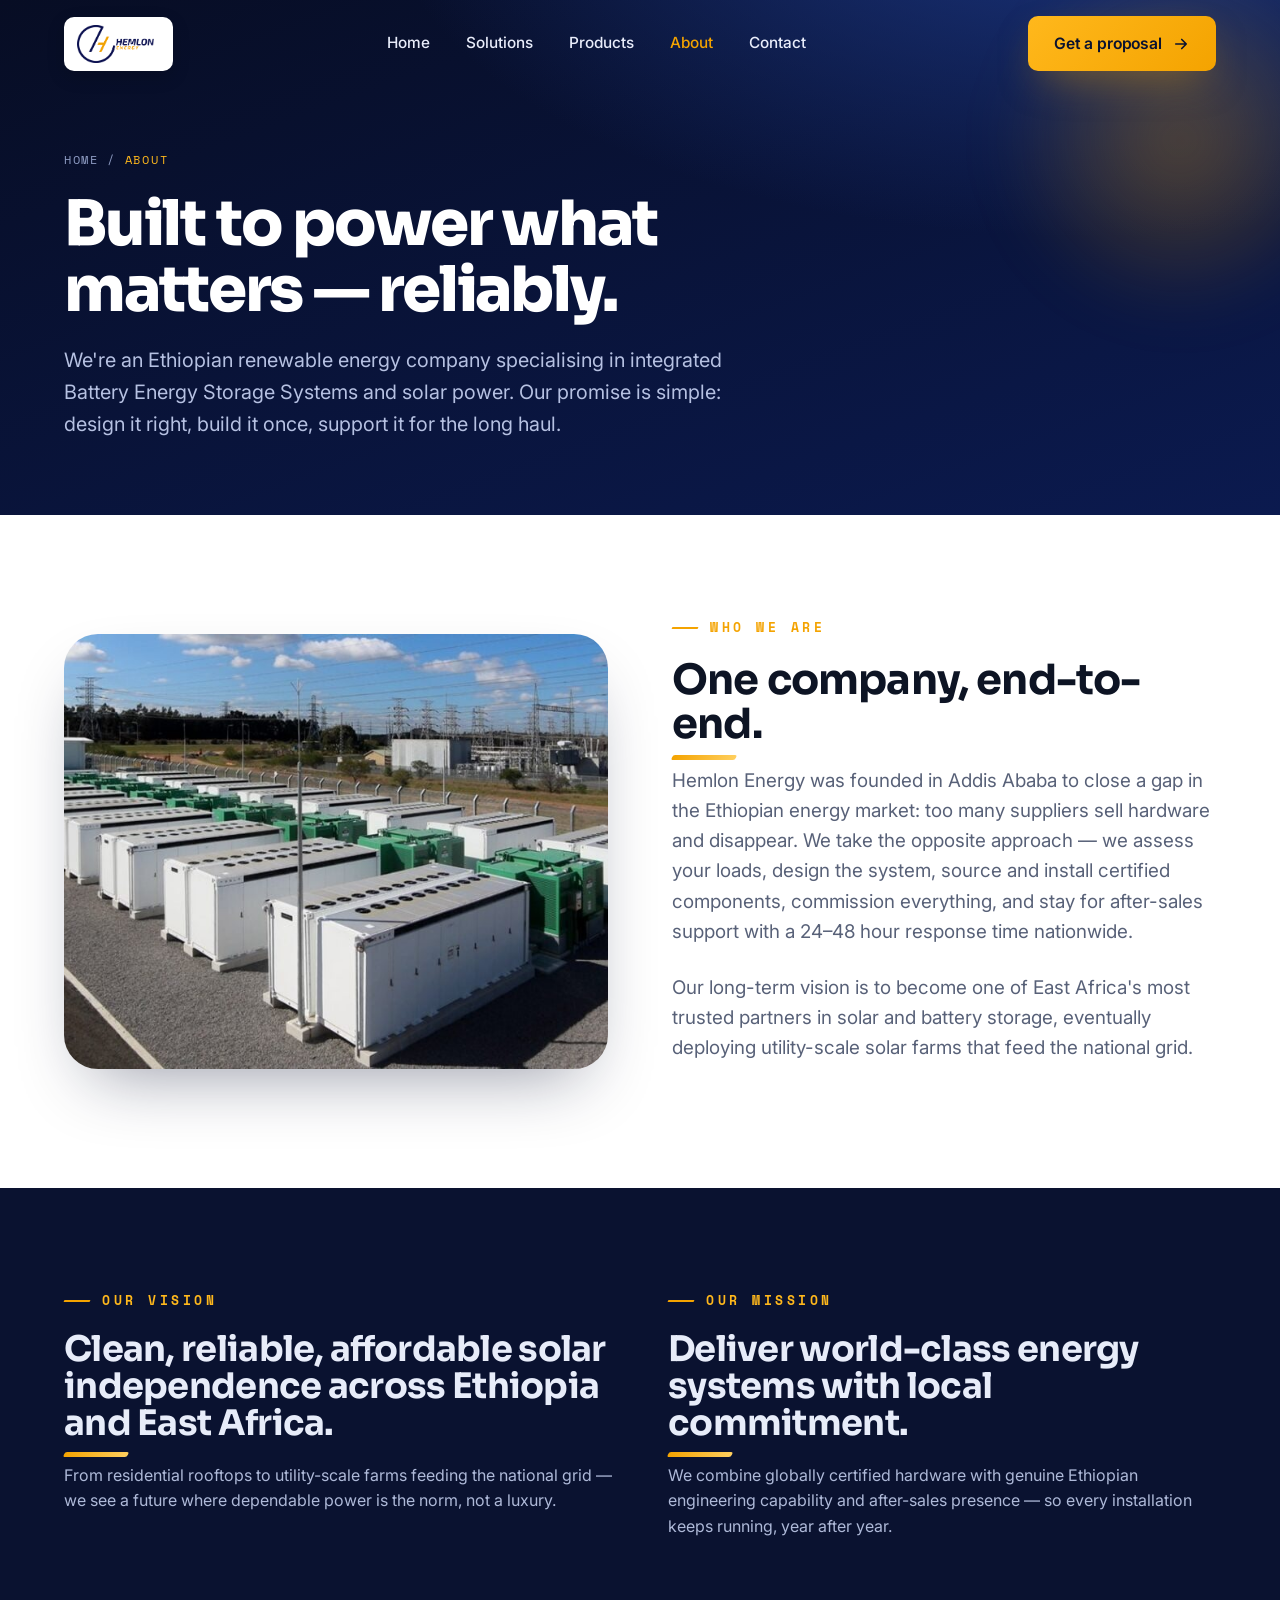
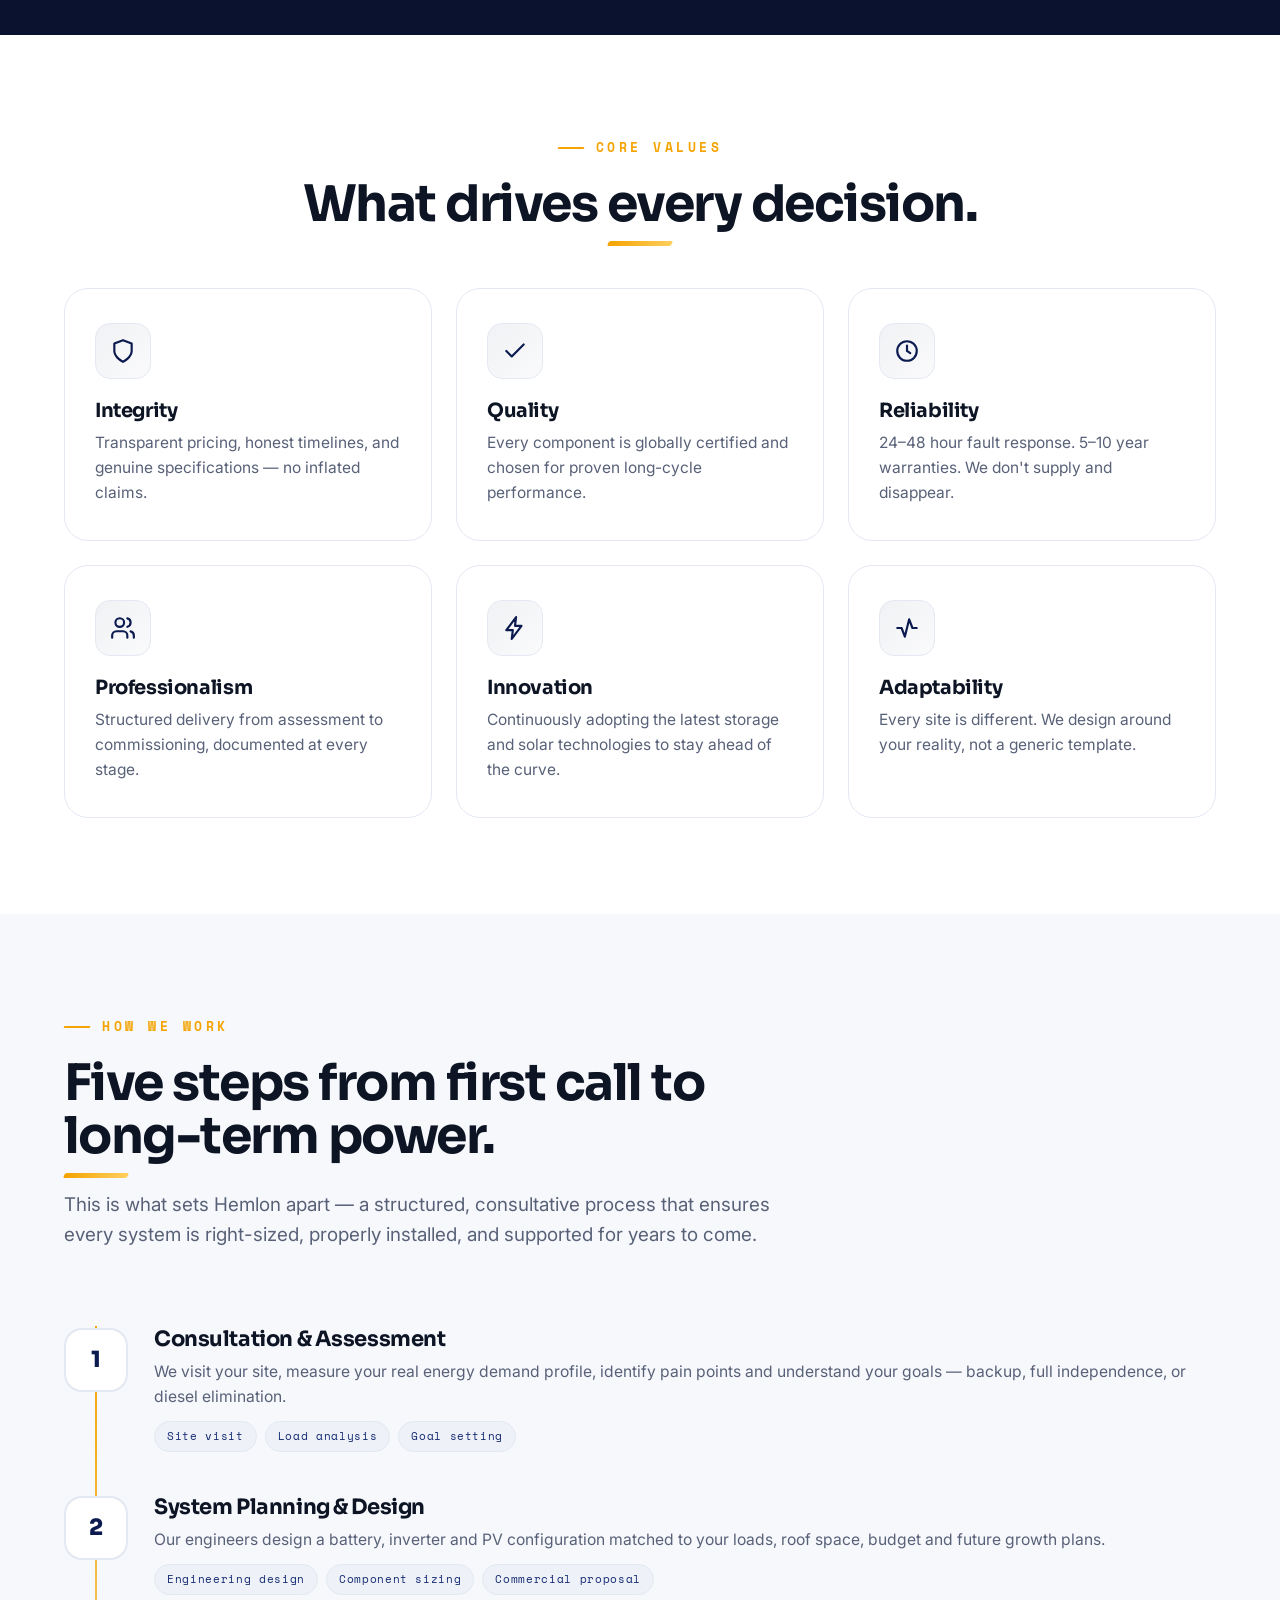
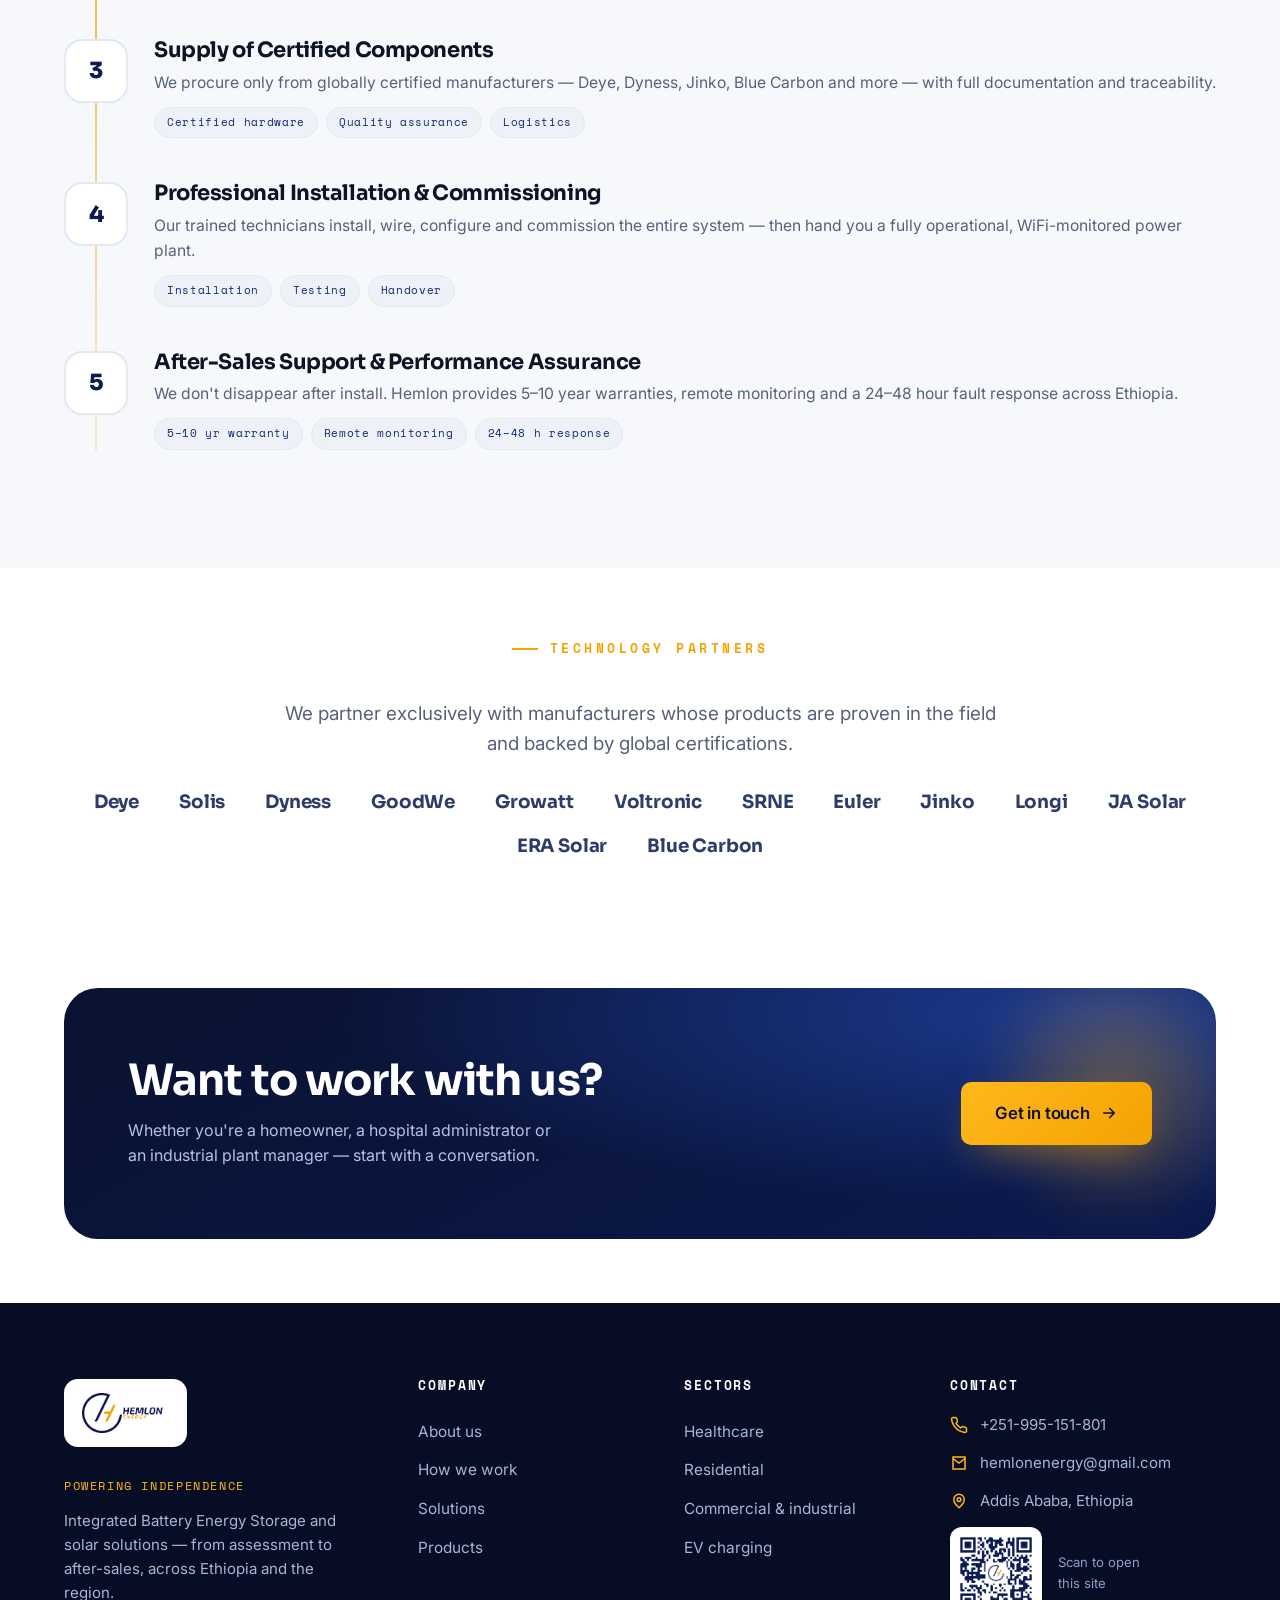
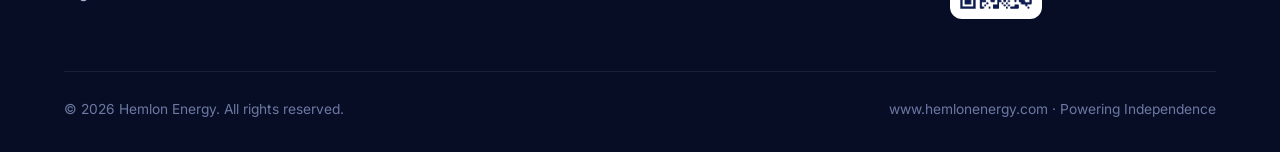
<file: hemlon-energy-website/about.html>
<!DOCTYPE html>
<html lang="en">
<head>
<meta charset="UTF-8">
<meta name="viewport" content="width=device-width, initial-scale=1.0">
<title>About | Who We Are &amp; How We Work — Hemlon Energy</title>
<meta name="description" content="Hemlon Energy is an Ethiopian renewable energy company specialising in integrated Battery Energy Storage Systems and solar. Learn about our 5-step process, values and vision.">
<meta name="keywords" content="about Hemlon Energy, renewable energy Ethiopia, energy company Addis Ababa, BESS installer Ethiopia, solar installer Ethiopia, energy independence East Africa">
<link rel="canonical" href="https://hemlon-energy.vercel.app/about.html">
<meta property="og:type" content="website">
<meta property="og:title" content="About Hemlon Energy — Powering Independence">
<meta property="og:description" content="An Ethiopian energy company delivering end-to-end BESS and solar, from assessment to after-sales.">
<meta property="og:image" content="https://hemlon-energy.vercel.app/assets/sys-diagram.png">
<meta property="og:url" content="https://hemlon-energy.vercel.app/about.html">
<meta name="theme-color" content="#0b1a4f">
<link rel="icon" href="assets/hemlon-logo.png">
<link rel="preconnect" href="https://fonts.googleapis.com">
<link rel="preconnect" href="https://fonts.gstatic.com" crossorigin>
<link href="https://fonts.googleapis.com/css2?family=Sora:wght@400;600;700;800&family=Inter:wght@400;500;600&family=Space+Mono:wght@400;700&display=swap" rel="stylesheet">
<link rel="stylesheet" href="styles.css">
</head>
<body>

<header class="nav" id="nav">
  <div class="wrap nav__inner">
    <a class="nav__logo" href="index.html" aria-label="Hemlon Energy home"><img src="assets/hemlon-logo.png" alt="Hemlon Energy"></a>
    <nav class="nav__menu" aria-label="Primary">
      <a class="nav__link" href="index.html">Home</a>
      <a class="nav__link" href="solutions.html">Solutions</a>
      <a class="nav__link" href="products.html">Products</a>
      <a class="nav__link is-active" href="about.html">About</a>
      <a class="nav__link" href="contact.html">Contact</a>
    </nav>
    <div class="nav__actions">
      <a class="btn btn--gold nav__cta desktop" href="contact.html">Get a proposal
        <svg viewBox="0 0 24 24" fill="none" stroke="currentColor" stroke-width="2.2"><path d="M5 12h14M13 6l6 6-6 6" stroke-linecap="round" stroke-linejoin="round"/></svg></a>
      <button class="nav__burger" aria-label="Open menu"><span></span><span></span><span></span></button>
    </div>
  </div>
</header>
<div class="nav__drawer" id="drawer">
  <a href="index.html">Home</a><a href="solutions.html">Solutions</a><a href="products.html">Products</a><a href="about.html">About</a><a href="contact.html">Contact</a>
  <a class="btn btn--gold" href="contact.html">Get a proposal</a>
</div>

<!-- PAGE HERO -->
<section class="phero">
  <div class="phero__glow"></div>
  <div class="wrap">
    <div class="crumb"><a href="index.html">Home</a> / <span>About</span></div>
    <h1>Built to power what matters — reliably.</h1>
    <p>We're an Ethiopian renewable energy company specialising in integrated Battery Energy Storage Systems and solar power. Our promise is simple: design it right, build it once, support it for the long haul.</p>
  </div>
</section>

<!-- WHO WE ARE -->
<section class="section">
  <div class="wrap split">
    <div class="split__media reveal"><img src="assets/scene-utility.jpg" alt="Utility-scale energy storage site"></div>
    <div class="split__copy reveal" data-d="1">
      <span class="eyebrow">Who we are</span>
      <h2 class="stroke">One company, end-to-end.</h2>
      <p class="lead" style="margin:20px 0 26px">Hemlon Energy was founded in Addis Ababa to close a gap in the Ethiopian energy market: too many suppliers sell hardware and disappear. We take the opposite approach — we assess your loads, design the system, source and install certified components, commission everything, and stay for after-sales support with a 24–48 hour response time nationwide.</p>
      <p class="lead">Our long-term vision is to become one of East Africa's most trusted partners in solar and battery storage, eventually deploying utility-scale solar farms that feed the national grid.</p>
    </div>
  </div>
</section>

<!-- VISION + MISSION -->
<section class="section section--navy">
  <div class="wrap">
    <div class="grid" style="grid-template-columns:1fr 1fr;gap:56px">
      <div class="reveal">
        <span class="eyebrow">Our vision</span>
        <h2 class="stroke" style="font-size:clamp(1.6rem,3vw,2.2rem);margin-bottom:20px">Clean, reliable, affordable solar independence across Ethiopia and East Africa.</h2>
        <p style="color:#aeb9d8">From residential rooftops to utility-scale farms feeding the national grid — we see a future where dependable power is the norm, not a luxury.</p>
      </div>
      <div class="reveal" data-d="1">
        <span class="eyebrow">Our mission</span>
        <h2 class="stroke" style="font-size:clamp(1.6rem,3vw,2.2rem);margin-bottom:20px">Deliver world-class energy systems with local commitment.</h2>
        <p style="color:#aeb9d8">We combine globally certified hardware with genuine Ethiopian engineering capability and after-sales presence — so every installation keeps running, year after year.</p>
      </div>
    </div>
  </div>
</section>

<!-- VALUES -->
<section class="section">
  <div class="wrap">
    <div class="sec-head center reveal">
      <span class="eyebrow" style="justify-content:center">Core values</span>
      <h2 class="h-sec stroke center">What drives every decision.</h2>
    </div>
    <div class="grid features">
      <div class="card feat reveal">
        <div class="feat__ic"><svg viewBox="0 0 24 24" fill="none" stroke="currentColor" stroke-width="2"><path d="M12 22s8-4 8-10V5l-8-3-8 3v7c0 6 8 10 8 10z" stroke-linejoin="round"/></svg></div>
        <h3>Integrity</h3><p>Transparent pricing, honest timelines, and genuine specifications — no inflated claims.</p></div>
      <div class="card feat reveal" data-d="1">
        <div class="feat__ic"><svg viewBox="0 0 24 24" fill="none" stroke="currentColor" stroke-width="2"><path d="M20 6L9 17l-5-5" stroke-linecap="round" stroke-linejoin="round"/></svg></div>
        <h3>Quality</h3><p>Every component is globally certified and chosen for proven long-cycle performance.</p></div>
      <div class="card feat reveal" data-d="2">
        <div class="feat__ic"><svg viewBox="0 0 24 24" fill="none" stroke="currentColor" stroke-width="2"><circle cx="12" cy="12" r="9"/><path d="M12 7v5l3 2" stroke-linecap="round"/></svg></div>
        <h3>Reliability</h3><p>24–48 hour fault response. 5–10 year warranties. We don't supply and disappear.</p></div>
      <div class="card feat reveal">
        <div class="feat__ic"><svg viewBox="0 0 24 24" fill="none" stroke="currentColor" stroke-width="2"><path d="M16 21v-2a4 4 0 00-4-4H6a4 4 0 00-4 4v2" stroke-linecap="round"/><circle cx="9" cy="7" r="4"/><path d="M22 21v-2a4 4 0 00-3-3.87M16 3.13a4 4 0 010 7.75" stroke-linecap="round"/></svg></div>
        <h3>Professionalism</h3><p>Structured delivery from assessment to commissioning, documented at every stage.</p></div>
      <div class="card feat reveal" data-d="1">
        <div class="feat__ic"><svg viewBox="0 0 24 24" fill="none" stroke="currentColor" stroke-width="2"><path d="M13 2L4 14h6l-1 8 9-12h-6l1-8z" stroke-linejoin="round"/></svg></div>
        <h3>Innovation</h3><p>Continuously adopting the latest storage and solar technologies to stay ahead of the curve.</p></div>
      <div class="card feat reveal" data-d="2">
        <div class="feat__ic"><svg viewBox="0 0 24 24" fill="none" stroke="currentColor" stroke-width="2"><path d="M3 12h4l3 8 4-16 3 8h4" stroke-linecap="round" stroke-linejoin="round"/></svg></div>
        <h3>Adaptability</h3><p>Every site is different. We design around your reality, not a generic template.</p></div>
    </div>
  </div>
</section>

<!-- PROCESS -->
<section class="section section--mist" id="process">
  <div class="wrap">
    <div class="sec-head reveal">
      <span class="eyebrow">How we work</span>
      <h2 class="h-sec stroke">Five steps from first call to long-term power.</h2>
      <p class="lead" style="margin-top:26px">This is what sets Hemlon apart — a structured, consultative process that ensures every system is right-sized, properly installed, and supported for years to come.</p>
    </div>

    <div class="proc">
      <div class="proc__line"></div>

      <div class="proc__step reveal">
        <div class="proc__num">1</div>
        <div>
          <h3>Consultation &amp; Assessment</h3>
          <p>We visit your site, measure your real energy demand profile, identify pain points and understand your goals — backup, full independence, or diesel elimination.</p>
          <div class="proc__meta"><span class="pill">Site visit</span><span class="pill">Load analysis</span><span class="pill">Goal setting</span></div>
        </div>
      </div>

      <div class="proc__step reveal">
        <div class="proc__num">2</div>
        <div>
          <h3>System Planning &amp; Design</h3>
          <p>Our engineers design a battery, inverter and PV configuration matched to your loads, roof space, budget and future growth plans.</p>
          <div class="proc__meta"><span class="pill">Engineering design</span><span class="pill">Component sizing</span><span class="pill">Commercial proposal</span></div>
        </div>
      </div>

      <div class="proc__step reveal">
        <div class="proc__num">3</div>
        <div>
          <h3>Supply of Certified Components</h3>
          <p>We procure only from globally certified manufacturers — Deye, Dyness, Jinko, Blue Carbon and more — with full documentation and traceability.</p>
          <div class="proc__meta"><span class="pill">Certified hardware</span><span class="pill">Quality assurance</span><span class="pill">Logistics</span></div>
        </div>
      </div>

      <div class="proc__step reveal">
        <div class="proc__num">4</div>
        <div>
          <h3>Professional Installation &amp; Commissioning</h3>
          <p>Our trained technicians install, wire, configure and commission the entire system — then hand you a fully operational, WiFi-monitored power plant.</p>
          <div class="proc__meta"><span class="pill">Installation</span><span class="pill">Testing</span><span class="pill">Handover</span></div>
        </div>
      </div>

      <div class="proc__step reveal">
        <div class="proc__num">5</div>
        <div>
          <h3>After-Sales Support &amp; Performance Assurance</h3>
          <p>We don't disappear after install. Hemlon provides 5–10 year warranties, remote monitoring and a 24–48 hour fault response across Ethiopia.</p>
          <div class="proc__meta"><span class="pill">5–10 yr warranty</span><span class="pill">Remote monitoring</span><span class="pill">24–48 h response</span></div>
        </div>
      </div>

    </div>
  </div>
</section>

<!-- PARTNERS -->
<section class="section section--tight">
  <div class="wrap center">
    <span class="eyebrow" style="justify-content:center">Technology partners</span>
    <p class="lead center" style="margin:20px auto 28px">We partner exclusively with manufacturers whose products are proven in the field and backed by global certifications.</p>
    <div class="trust__row" style="margin-top:8px">
      <span class="brand-word" style="color:var(--navy-800);opacity:.85;font-size:1.15rem">Deye</span>
      <span class="brand-word" style="color:var(--navy-800);opacity:.85;font-size:1.15rem">Solis</span>
      <span class="brand-word" style="color:var(--navy-800);opacity:.85;font-size:1.15rem">Dyness</span>
      <span class="brand-word" style="color:var(--navy-800);opacity:.85;font-size:1.15rem">GoodWe</span>
      <span class="brand-word" style="color:var(--navy-800);opacity:.85;font-size:1.15rem">Growatt</span>
      <span class="brand-word" style="color:var(--navy-800);opacity:.85;font-size:1.15rem">Voltronic</span>
      <span class="brand-word" style="color:var(--navy-800);opacity:.85;font-size:1.15rem">SRNE</span>
      <span class="brand-word" style="color:var(--navy-800);opacity:.85;font-size:1.15rem">Euler</span>
      <span class="brand-word" style="color:var(--navy-800);opacity:.85;font-size:1.15rem">Jinko</span>
      <span class="brand-word" style="color:var(--navy-800);opacity:.85;font-size:1.15rem">Longi</span>
      <span class="brand-word" style="color:var(--navy-800);opacity:.85;font-size:1.15rem">JA Solar</span>
      <span class="brand-word" style="color:var(--navy-800);opacity:.85;font-size:1.15rem">ERA Solar</span>
      <span class="brand-word" style="color:var(--navy-800);opacity:.85;font-size:1.15rem">Blue Carbon</span>
    </div>
  </div>
</section>

<!-- CTA -->
<section class="section section--tight">
  <div class="wrap">
    <div class="cta-band reveal">
      <div class="cta-band__in">
        <div><h2>Want to work with us?</h2><p>Whether you're a homeowner, a hospital administrator or an industrial plant manager — start with a conversation.</p></div>
        <a class="btn btn--gold btn--lg" href="contact.html">Get in touch
          <svg viewBox="0 0 24 24" fill="none" stroke="currentColor" stroke-width="2.2"><path d="M5 12h14M13 6l6 6-6 6" stroke-linecap="round" stroke-linejoin="round"/></svg></a>
      </div>
    </div>
  </div>
</section>

<footer class="footer">
  <div class="wrap">
    <div class="footer__top">
      <div>
        <span class="footer__logo"><img src="assets/hemlon-logo.png" alt="Hemlon Energy"></span>
        <div class="footer__tag">Powering Independence</div>
        <p>Integrated Battery Energy Storage and solar solutions — from assessment to after-sales, across Ethiopia and the region.</p>
      </div>
      <div><h4>Company</h4><div class="footer__links"><a href="about.html">About us</a><a href="about.html#process">How we work</a><a href="solutions.html">Solutions</a><a href="products.html">Products</a></div></div>
      <div><h4>Sectors</h4><div class="footer__links"><a href="solutions.html">Healthcare</a><a href="solutions.html">Residential</a><a href="solutions.html">Commercial &amp; industrial</a><a href="solutions.html">EV charging</a></div></div>
      <div><h4>Contact</h4>
        <ul class="footer__contact">
          <li><svg viewBox="0 0 24 24" fill="none" stroke="currentColor" stroke-width="2"><path d="M22 16.9v3a2 2 0 01-2.2 2 19.8 19.8 0 01-8.6-3.1 19.5 19.5 0 01-6-6 19.8 19.8 0 01-3.1-8.7A2 2 0 014.1 2h3a2 2 0 012 1.7c.1.9.3 1.8.6 2.6a2 2 0 01-.5 2.1L8.1 9.9a16 16 0 006 6l1.5-1.1a2 2 0 012.1-.5c.8.3 1.7.5 2.6.6a2 2 0 011.7 2z"/></svg><a class="v" href="tel:+251995151801">+251-995-151-801</a></li>
          <li><svg viewBox="0 0 24 24" fill="none" stroke="currentColor" stroke-width="2"><path d="M4 4h16v16H4z"/><path d="M4 6l8 6 8-6"/></svg><a class="v" href="mailto:hemlonenergy@gmail.com">hemlonenergy@gmail.com</a></li>
          <li><svg viewBox="0 0 24 24" fill="none" stroke="currentColor" stroke-width="2"><path d="M12 21s-7-6.2-7-11a7 7 0 0114 0c0 4.8-7 11-7 11z"/><circle cx="12" cy="10" r="2.5"/></svg><span class="v">Addis Ababa, Ethiopia</span></li>
        </ul>
        <div class="footer__qr"><img src="assets/qr-hemlon.png" alt="Scan to visit hemlonenergy.com"><span>Scan to open<br>this site</span></div>
      </div>
    </div>
    <div class="footer__bottom"><span>© <span id="year">2026</span> Hemlon Energy. All rights reserved.</span><span>www.hemlonenergy.com · Powering Independence</span></div>
  </div>
</footer>

<script src="main.js"></script>
</body>
</html>
</file>
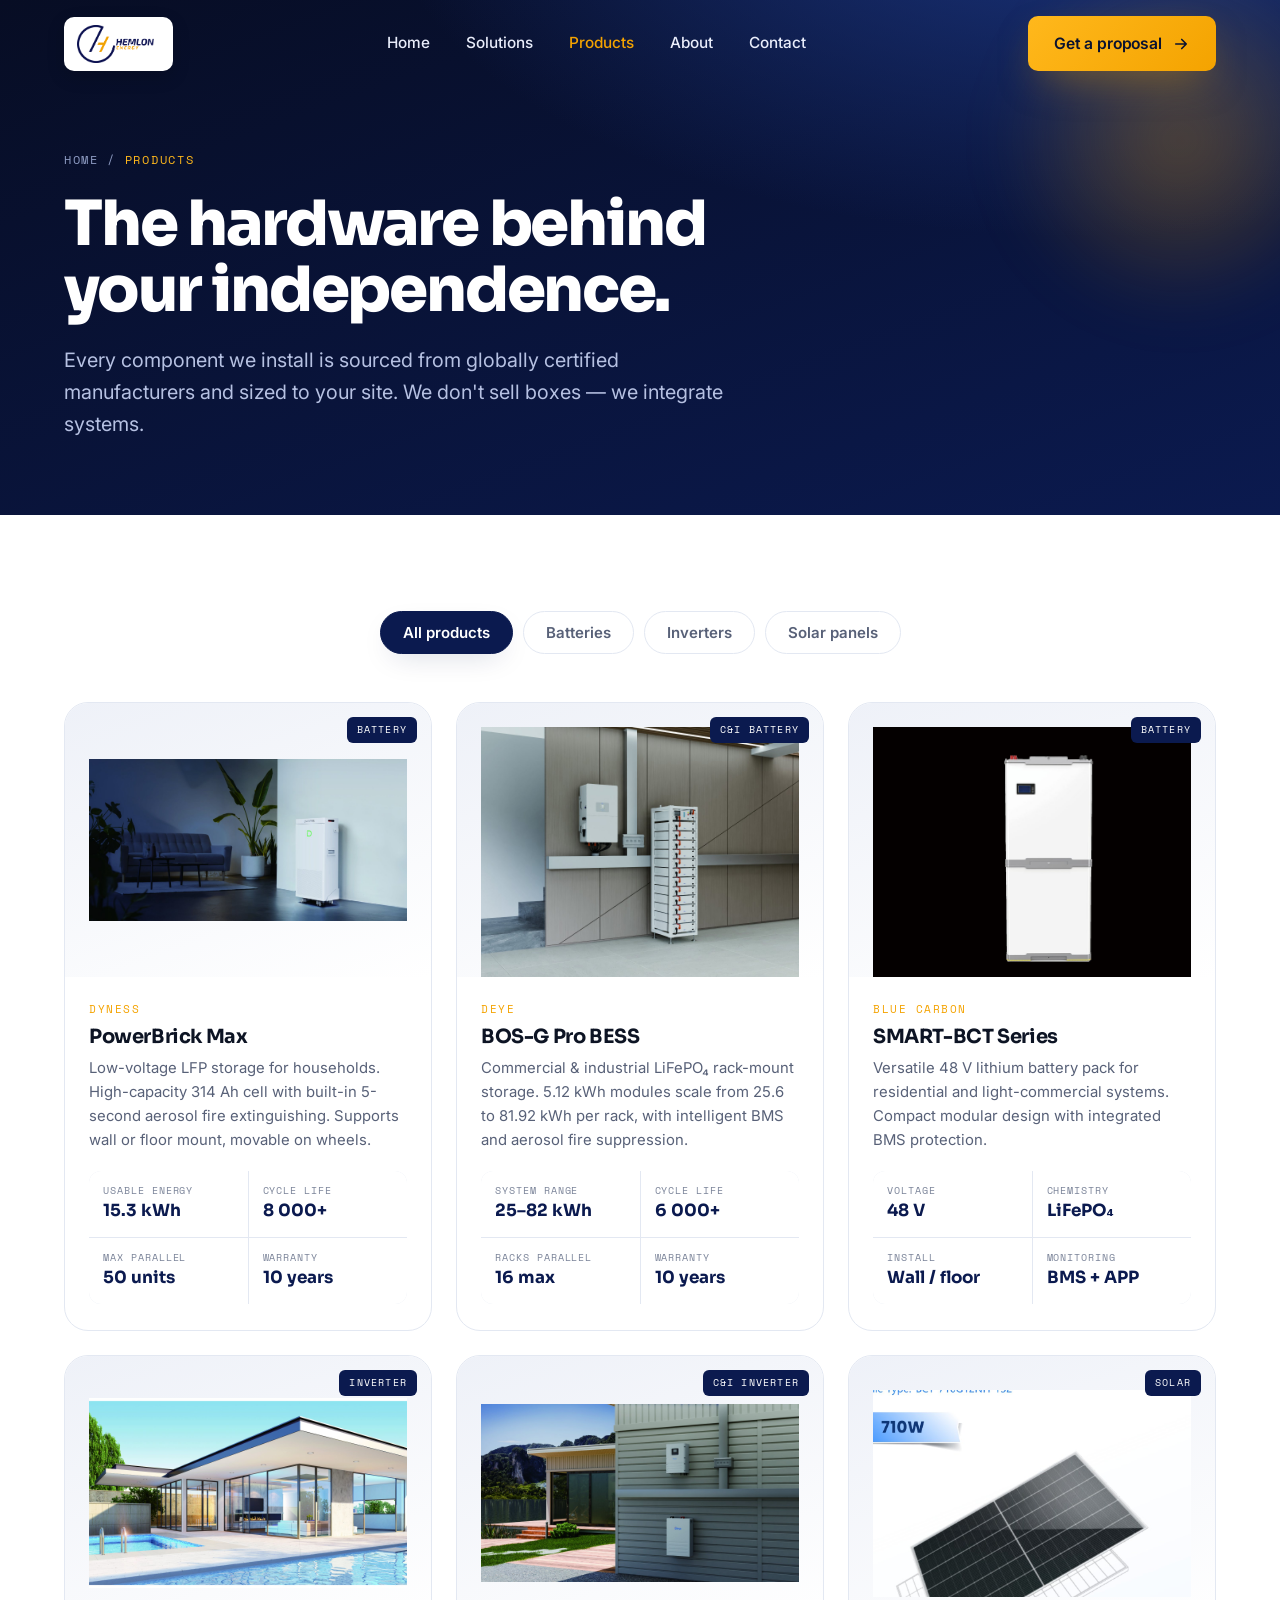
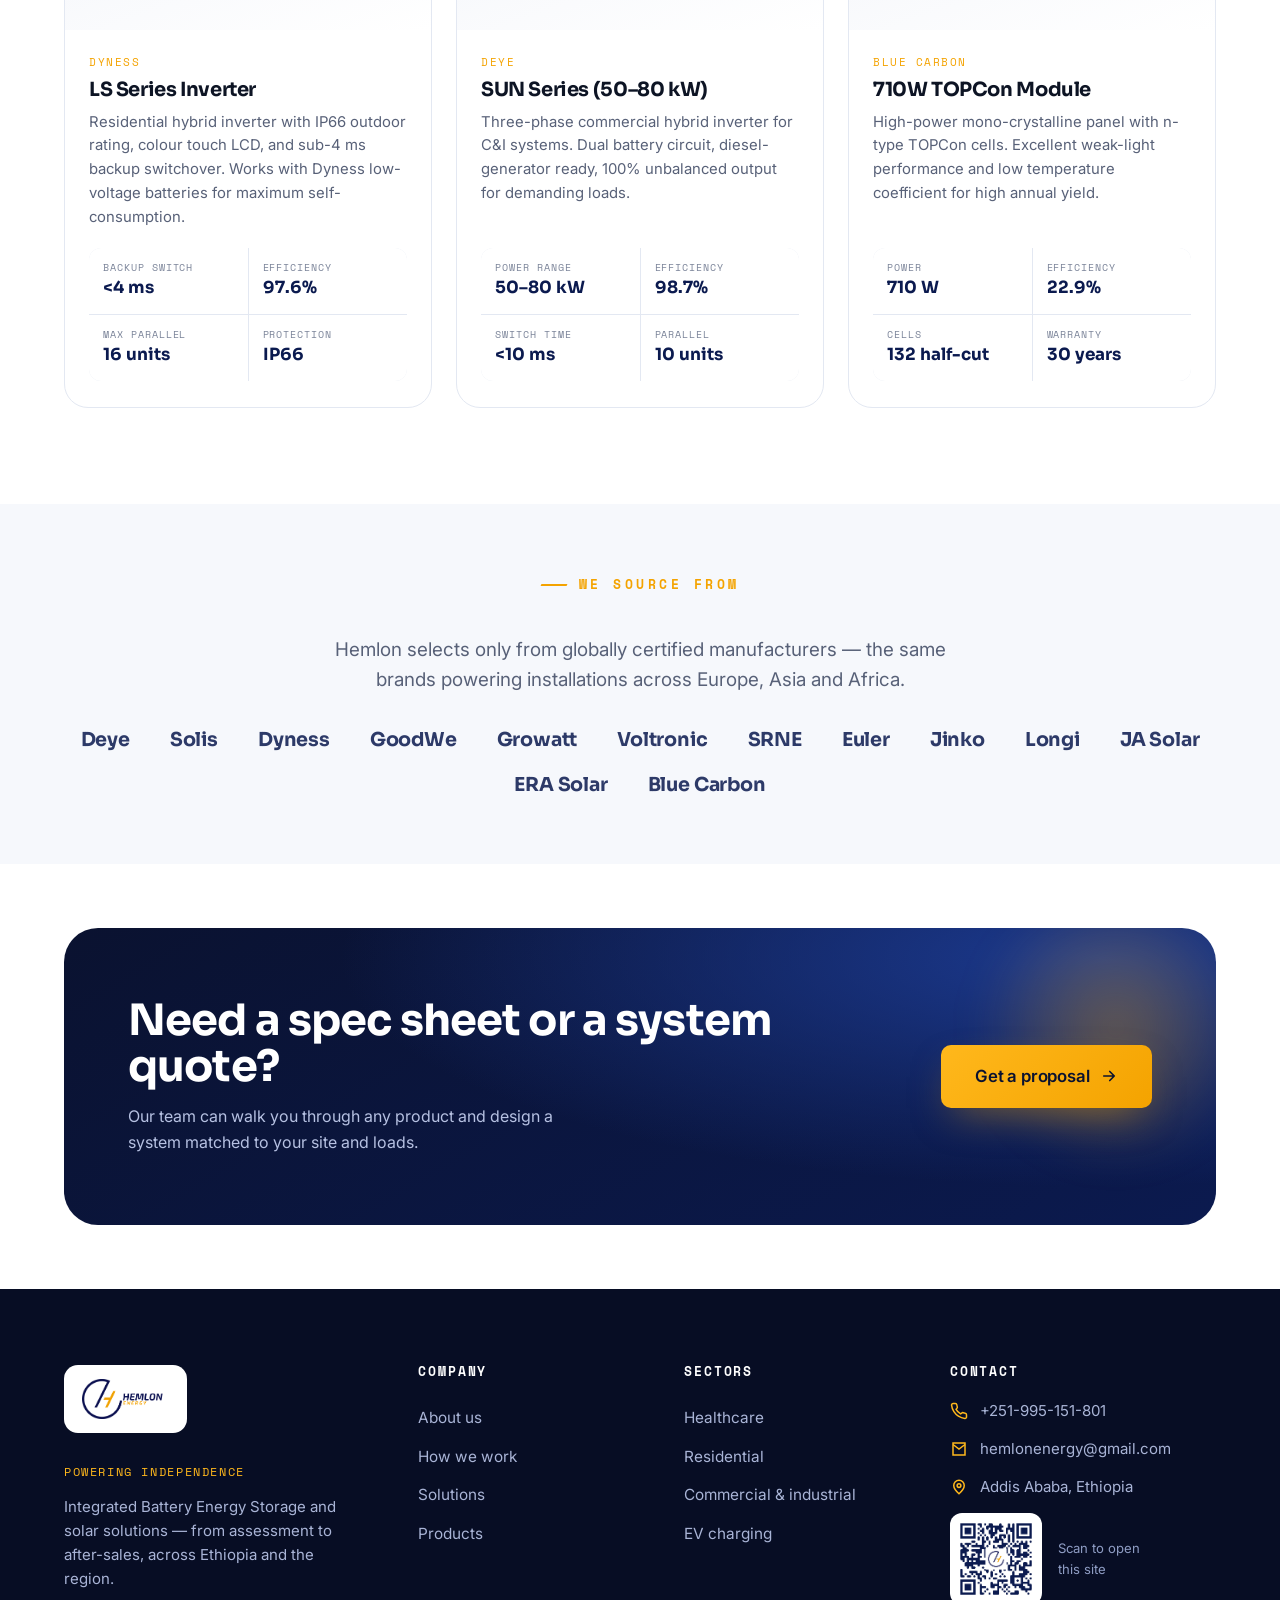
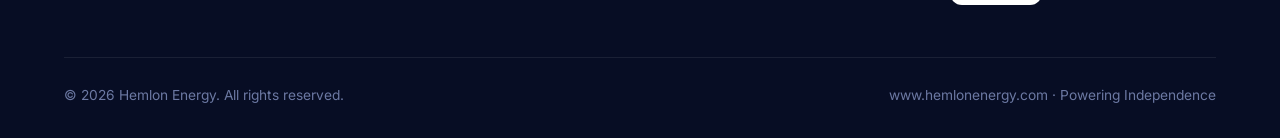
<file: hemlon-energy-website/products.html>
<!DOCTYPE html>
<html lang="en">
<head>
<meta charset="UTF-8">
<meta name="viewport" content="width=device-width, initial-scale=1.0">
<title>Products | Batteries, Inverters &amp; Solar Panels — Hemlon Energy</title>
<meta name="description" content="Browse the certified battery, inverter and solar panel catalogue from Hemlon Energy. Dyness PowerBrick Max, LS Series Inverter, Deye BOS-G Pro, Blue Carbon 710W TOPCon and more.">
<meta name="keywords" content="Dyness PowerBrick Max Ethiopia, Deye BOS-G Pro, Dyness LS inverter, Blue Carbon 710W solar panel, LFP battery Ethiopia, hybrid inverter Ethiopia, solar panels Ethiopia">
<link rel="canonical" href="https://hemlon-energy.vercel.app/products.html">
<meta property="og:type" content="website">
<meta property="og:title" content="Product Catalogue — Hemlon Energy">
<meta property="og:description" content="Certified batteries, inverters &amp; solar panels for energy storage and solar installations across Ethiopia.">
<meta property="og:image" content="https://hemlon-energy.vercel.app/assets/scene-powerbrick.jpg">
<meta property="og:url" content="https://hemlon-energy.vercel.app/products.html">
<meta name="theme-color" content="#0b1a4f">
<link rel="icon" href="assets/hemlon-logo.png">
<link rel="preconnect" href="https://fonts.googleapis.com">
<link rel="preconnect" href="https://fonts.gstatic.com" crossorigin>
<link href="https://fonts.googleapis.com/css2?family=Sora:wght@400;600;700;800&family=Inter:wght@400;500;600&family=Space+Mono:wght@400;700&display=swap" rel="stylesheet">
<link rel="stylesheet" href="styles.css">
</head>
<body>

<header class="nav" id="nav">
  <div class="wrap nav__inner">
    <a class="nav__logo" href="index.html" aria-label="Hemlon Energy home"><img src="assets/hemlon-logo.png" alt="Hemlon Energy"></a>
    <nav class="nav__menu" aria-label="Primary">
      <a class="nav__link" href="index.html">Home</a>
      <a class="nav__link" href="solutions.html">Solutions</a>
      <a class="nav__link is-active" href="products.html">Products</a>
      <a class="nav__link" href="about.html">About</a>
      <a class="nav__link" href="contact.html">Contact</a>
    </nav>
    <div class="nav__actions">
      <a class="btn btn--gold nav__cta desktop" href="contact.html">Get a proposal
        <svg viewBox="0 0 24 24" fill="none" stroke="currentColor" stroke-width="2.2"><path d="M5 12h14M13 6l6 6-6 6" stroke-linecap="round" stroke-linejoin="round"/></svg></a>
      <button class="nav__burger" aria-label="Open menu"><span></span><span></span><span></span></button>
    </div>
  </div>
</header>
<div class="nav__drawer" id="drawer">
  <a href="index.html">Home</a><a href="solutions.html">Solutions</a><a href="products.html">Products</a><a href="about.html">About</a><a href="contact.html">Contact</a>
  <a class="btn btn--gold" href="contact.html">Get a proposal</a>
</div>

<!-- PAGE HERO -->
<section class="phero">
  <div class="phero__glow"></div>
  <div class="wrap">
    <div class="crumb"><a href="index.html">Home</a> / <span>Products</span></div>
    <h1>The hardware behind your independence.</h1>
    <p>Every component we install is sourced from globally certified manufacturers and sized to your site. We don't sell boxes — we integrate systems.</p>
  </div>
</section>

<!-- FILTER + CATALOGUE -->
<section class="section">
  <div class="wrap">
    <div class="filterbar reveal">
      <button class="filter is-active" data-filter="all">All products</button>
      <button class="filter" data-filter="battery">Batteries</button>
      <button class="filter" data-filter="inverter">Inverters</button>
      <button class="filter" data-filter="solar">Solar panels</button>
    </div>

    <div class="grid prod-grid">

      <!-- 1 — Dyness PowerBrick Max -->
      <article class="card prod reveal" data-cat="battery">
        <div class="prod__img"><span class="prod__cat">Battery</span><img src="assets/scene-powerbrick.jpg" alt="Dyness PowerBrick Max battery"></div>
        <div class="prod__body">
          <span class="prod__brand">Dyness</span>
          <h3>PowerBrick Max</h3>
          <p class="prod__desc">Low-voltage LFP storage for households. High-capacity 314 Ah cell with built-in 5-second aerosol fire extinguishing. Supports wall or floor mount, movable on wheels.</p>
          <div class="prod__specs">
            <div><span class="k">Usable energy</span><span class="v">15.3 kWh</span></div>
            <div><span class="k">Cycle life</span><span class="v">8 000+</span></div>
            <div><span class="k">Max parallel</span><span class="v">50 units</span></div>
            <div><span class="k">Warranty</span><span class="v">10 years</span></div>
          </div>
        </div>
      </article>

      <!-- 2 — Deye BOS-G Pro -->
      <article class="card prod reveal" data-d="1" data-cat="battery">
        <div class="prod__img"><span class="prod__cat">C&amp;I Battery</span><img src="assets/scene-ci.jpg" alt="Deye BOS-G Pro commercial battery"></div>
        <div class="prod__body">
          <span class="prod__brand">Deye</span>
          <h3>BOS-G Pro BESS</h3>
          <p class="prod__desc">Commercial &amp; industrial LiFePO₄ rack-mount storage. 5.12 kWh modules scale from 25.6 to 81.92 kWh per rack, with intelligent BMS and aerosol fire suppression.</p>
          <div class="prod__specs">
            <div><span class="k">System range</span><span class="v">25–82 kWh</span></div>
            <div><span class="k">Cycle life</span><span class="v">6 000+</span></div>
            <div><span class="k">Racks parallel</span><span class="v">16 max</span></div>
            <div><span class="k">Warranty</span><span class="v">10 years</span></div>
          </div>
        </div>
      </article>

      <!-- 3 — Blue Carbon SMART-BCT battery -->
      <article class="card prod reveal" data-d="2" data-cat="battery">
        <div class="prod__img"><span class="prod__cat">Battery</span><img src="assets/prod-bluecarbon-batt.jpg" alt="Blue Carbon SMART-BCT lithium battery"></div>
        <div class="prod__body">
          <span class="prod__brand">Blue Carbon</span>
          <h3>SMART-BCT Series</h3>
          <p class="prod__desc">Versatile 48 V lithium battery pack for residential and light-commercial systems. Compact modular design with integrated BMS protection.</p>
          <div class="prod__specs">
            <div><span class="k">Voltage</span><span class="v">48 V</span></div>
            <div><span class="k">Chemistry</span><span class="v">LiFePO₄</span></div>
            <div><span class="k">Install</span><span class="v">Wall / floor</span></div>
            <div><span class="k">Monitoring</span><span class="v">BMS + APP</span></div>
          </div>
        </div>
      </article>

      <!-- 4 — Dyness LS Series Inverter -->
      <article class="card prod reveal" data-cat="inverter">
        <div class="prod__img"><span class="prod__cat">Inverter</span><img src="assets/scene-inverter.jpg" alt="Dyness LS Series hybrid inverter"></div>
        <div class="prod__body">
          <span class="prod__brand">Dyness</span>
          <h3>LS Series Inverter</h3>
          <p class="prod__desc">Residential hybrid inverter with IP66 outdoor rating, colour touch LCD, and sub-4 ms backup switchover. Works with Dyness low-voltage batteries for maximum self-consumption.</p>
          <div class="prod__specs">
            <div><span class="k">Backup switch</span><span class="v">&lt;4 ms</span></div>
            <div><span class="k">Efficiency</span><span class="v">97.6%</span></div>
            <div><span class="k">Max parallel</span><span class="v">16 units</span></div>
            <div><span class="k">Protection</span><span class="v">IP66</span></div>
          </div>
        </div>
      </article>

      <!-- 5 — Deye SUN C&I Inverter -->
      <article class="card prod reveal" data-d="1" data-cat="inverter">
        <div class="prod__img"><span class="prod__cat">C&amp;I Inverter</span><img src="assets/scene-residential.jpg" alt="Deye SUN series commercial inverter"></div>
        <div class="prod__body">
          <span class="prod__brand">Deye</span>
          <h3>SUN Series (50–80 kW)</h3>
          <p class="prod__desc">Three-phase commercial hybrid inverter for C&amp;I systems. Dual battery circuit, diesel-generator ready, 100% unbalanced output for demanding loads.</p>
          <div class="prod__specs">
            <div><span class="k">Power range</span><span class="v">50–80 kW</span></div>
            <div><span class="k">Efficiency</span><span class="v">98.7%</span></div>
            <div><span class="k">Switch time</span><span class="v">&lt;10 ms</span></div>
            <div><span class="k">Parallel</span><span class="v">10 units</span></div>
          </div>
        </div>
      </article>

      <!-- 6 — Blue Carbon 710W Panel -->
      <article class="card prod reveal" data-d="2" data-cat="solar">
        <div class="prod__img"><span class="prod__cat">Solar</span><img src="assets/prod-solar-panel.jpg" alt="Blue Carbon 710W TOPCon solar panel"></div>
        <div class="prod__body">
          <span class="prod__brand">Blue Carbon</span>
          <h3>710W TOPCon Module</h3>
          <p class="prod__desc">High-power mono-crystalline panel with n-type TOPCon cells. Excellent weak-light performance and low temperature coefficient for high annual yield.</p>
          <div class="prod__specs">
            <div><span class="k">Power</span><span class="v">710 W</span></div>
            <div><span class="k">Efficiency</span><span class="v">22.9%</span></div>
            <div><span class="k">Cells</span><span class="v">132 half-cut</span></div>
            <div><span class="k">Warranty</span><span class="v">30 years</span></div>
          </div>
        </div>
      </article>

    </div>
  </div>
</section>

<!-- PARTNER BRANDS -->
<section class="section section--mist section--tight">
  <div class="wrap center">
    <span class="eyebrow" style="justify-content:center">We source from</span>
    <p class="lead center" style="margin:20px auto 30px;max-width:56ch">Hemlon selects only from globally certified manufacturers — the same brands powering installations across Europe, Asia and Africa.</p>
    <div class="trust__row" style="margin-top:8px">
      <span class="brand-word" style="color:var(--navy-800);opacity:.85;font-size:1.2rem">Deye</span>
      <span class="brand-word" style="color:var(--navy-800);opacity:.85;font-size:1.2rem">Solis</span>
      <span class="brand-word" style="color:var(--navy-800);opacity:.85;font-size:1.2rem">Dyness</span>
      <span class="brand-word" style="color:var(--navy-800);opacity:.85;font-size:1.2rem">GoodWe</span>
      <span class="brand-word" style="color:var(--navy-800);opacity:.85;font-size:1.2rem">Growatt</span>
      <span class="brand-word" style="color:var(--navy-800);opacity:.85;font-size:1.2rem">Voltronic</span>
      <span class="brand-word" style="color:var(--navy-800);opacity:.85;font-size:1.2rem">SRNE</span>
      <span class="brand-word" style="color:var(--navy-800);opacity:.85;font-size:1.2rem">Euler</span>
      <span class="brand-word" style="color:var(--navy-800);opacity:.85;font-size:1.2rem">Jinko</span>
      <span class="brand-word" style="color:var(--navy-800);opacity:.85;font-size:1.2rem">Longi</span>
      <span class="brand-word" style="color:var(--navy-800);opacity:.85;font-size:1.2rem">JA Solar</span>
      <span class="brand-word" style="color:var(--navy-800);opacity:.85;font-size:1.2rem">ERA Solar</span>
      <span class="brand-word" style="color:var(--navy-800);opacity:.85;font-size:1.2rem">Blue Carbon</span>
    </div>
  </div>
</section>

<!-- CTA -->
<section class="section section--tight">
  <div class="wrap">
    <div class="cta-band reveal">
      <div class="cta-band__in">
        <div><h2>Need a spec sheet or a system quote?</h2><p>Our team can walk you through any product and design a system matched to your site and loads.</p></div>
        <a class="btn btn--gold btn--lg" href="contact.html">Get a proposal
          <svg viewBox="0 0 24 24" fill="none" stroke="currentColor" stroke-width="2.2"><path d="M5 12h14M13 6l6 6-6 6" stroke-linecap="round" stroke-linejoin="round"/></svg></a>
      </div>
    </div>
  </div>
</section>

<footer class="footer">
  <div class="wrap">
    <div class="footer__top">
      <div>
        <span class="footer__logo"><img src="assets/hemlon-logo.png" alt="Hemlon Energy"></span>
        <div class="footer__tag">Powering Independence</div>
        <p>Integrated Battery Energy Storage and solar solutions — from assessment to after-sales, across Ethiopia and the region.</p>
      </div>
      <div><h4>Company</h4><div class="footer__links"><a href="about.html">About us</a><a href="about.html#process">How we work</a><a href="solutions.html">Solutions</a><a href="products.html">Products</a></div></div>
      <div><h4>Sectors</h4><div class="footer__links"><a href="solutions.html">Healthcare</a><a href="solutions.html">Residential</a><a href="solutions.html">Commercial &amp; industrial</a><a href="solutions.html">EV charging</a></div></div>
      <div><h4>Contact</h4>
        <ul class="footer__contact">
          <li><svg viewBox="0 0 24 24" fill="none" stroke="currentColor" stroke-width="2"><path d="M22 16.9v3a2 2 0 01-2.2 2 19.8 19.8 0 01-8.6-3.1 19.5 19.5 0 01-6-6 19.8 19.8 0 01-3.1-8.7A2 2 0 014.1 2h3a2 2 0 012 1.7c.1.9.3 1.8.6 2.6a2 2 0 01-.5 2.1L8.1 9.9a16 16 0 006 6l1.5-1.1a2 2 0 012.1-.5c.8.3 1.7.5 2.6.6a2 2 0 011.7 2z"/></svg><a class="v" href="tel:+251995151801">+251-995-151-801</a></li>
          <li><svg viewBox="0 0 24 24" fill="none" stroke="currentColor" stroke-width="2"><path d="M4 4h16v16H4z"/><path d="M4 6l8 6 8-6"/></svg><a class="v" href="mailto:hemlonenergy@gmail.com">hemlonenergy@gmail.com</a></li>
          <li><svg viewBox="0 0 24 24" fill="none" stroke="currentColor" stroke-width="2"><path d="M12 21s-7-6.2-7-11a7 7 0 0114 0c0 4.8-7 11-7 11z"/><circle cx="12" cy="10" r="2.5"/></svg><span class="v">Addis Ababa, Ethiopia</span></li>
        </ul>
        <div class="footer__qr"><img src="assets/qr-hemlon.png" alt="Scan to visit hemlonenergy.com"><span>Scan to open<br>this site</span></div>
      </div>
    </div>
    <div class="footer__bottom"><span>© <span id="year">2026</span> Hemlon Energy. All rights reserved.</span><span>www.hemlonenergy.com · Powering Independence</span></div>
  </div>
</footer>

<script src="main.js"></script>
</body>
</html>
</file>
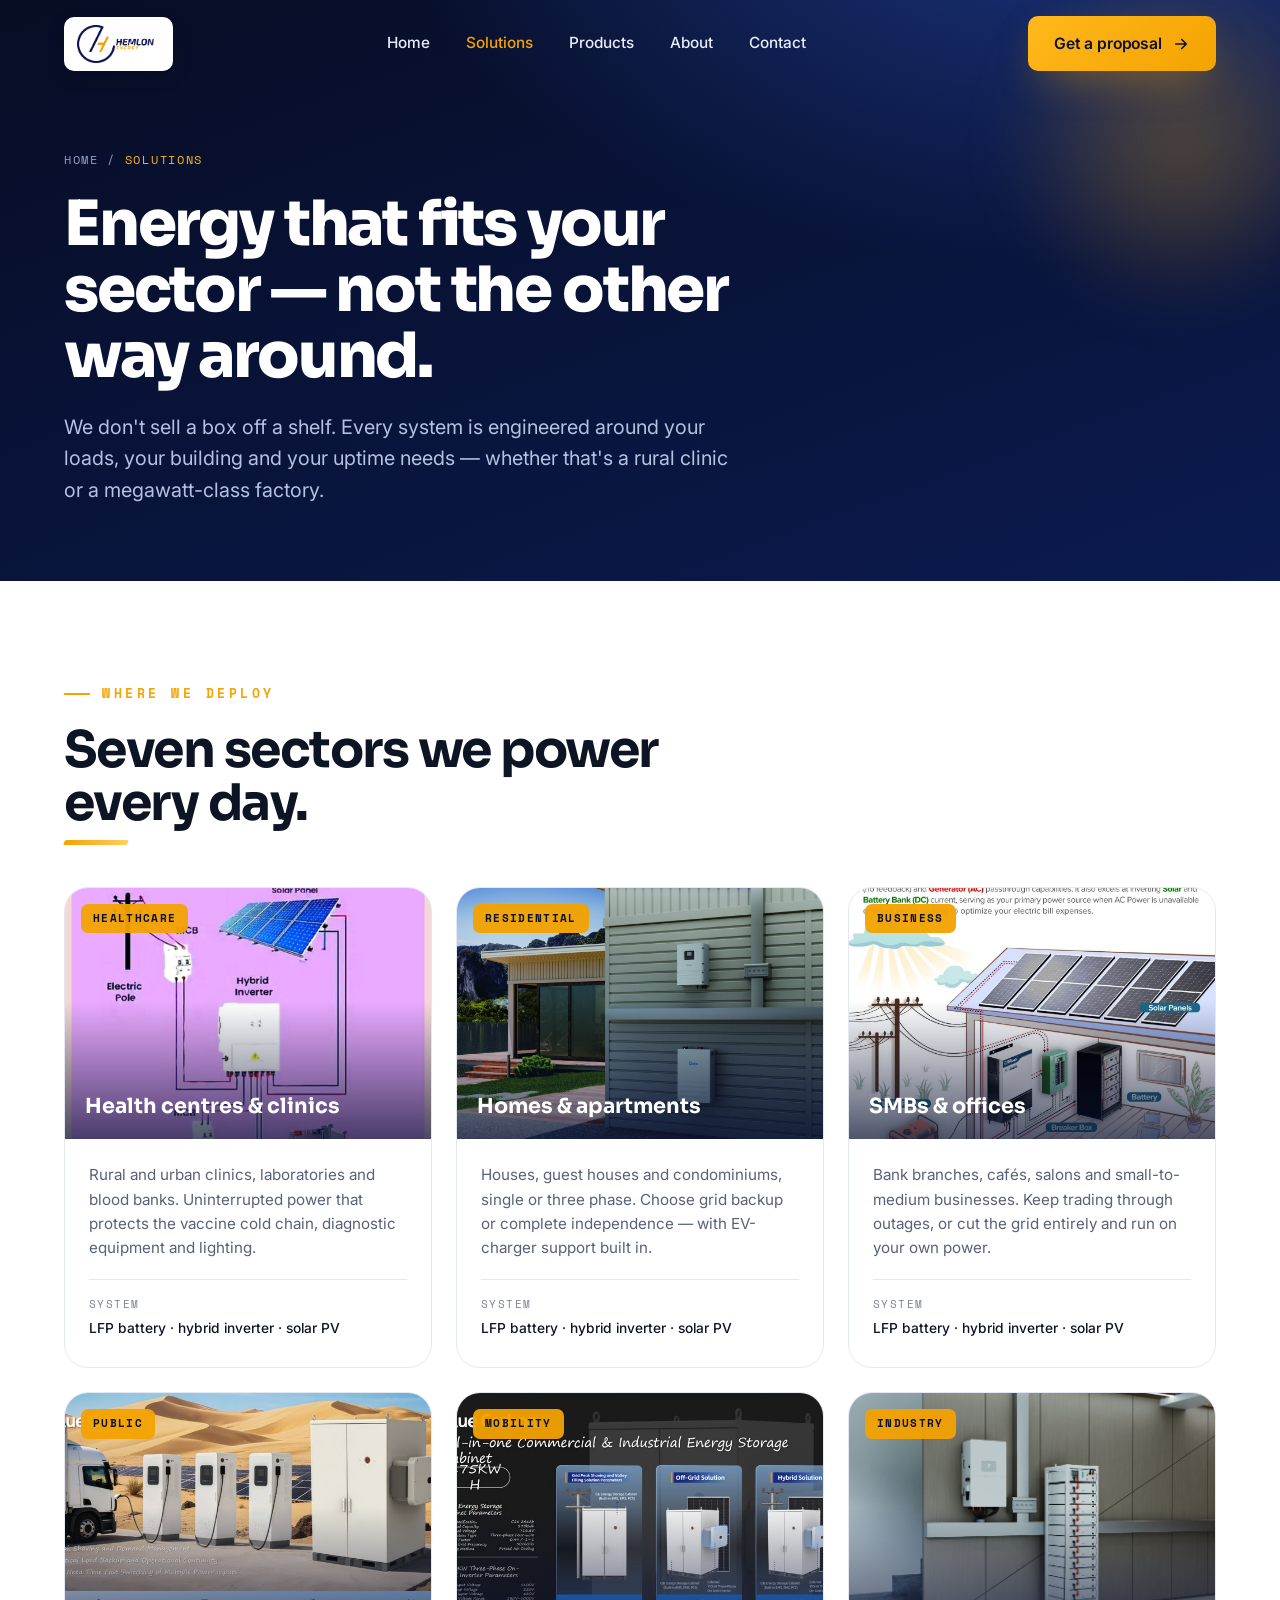
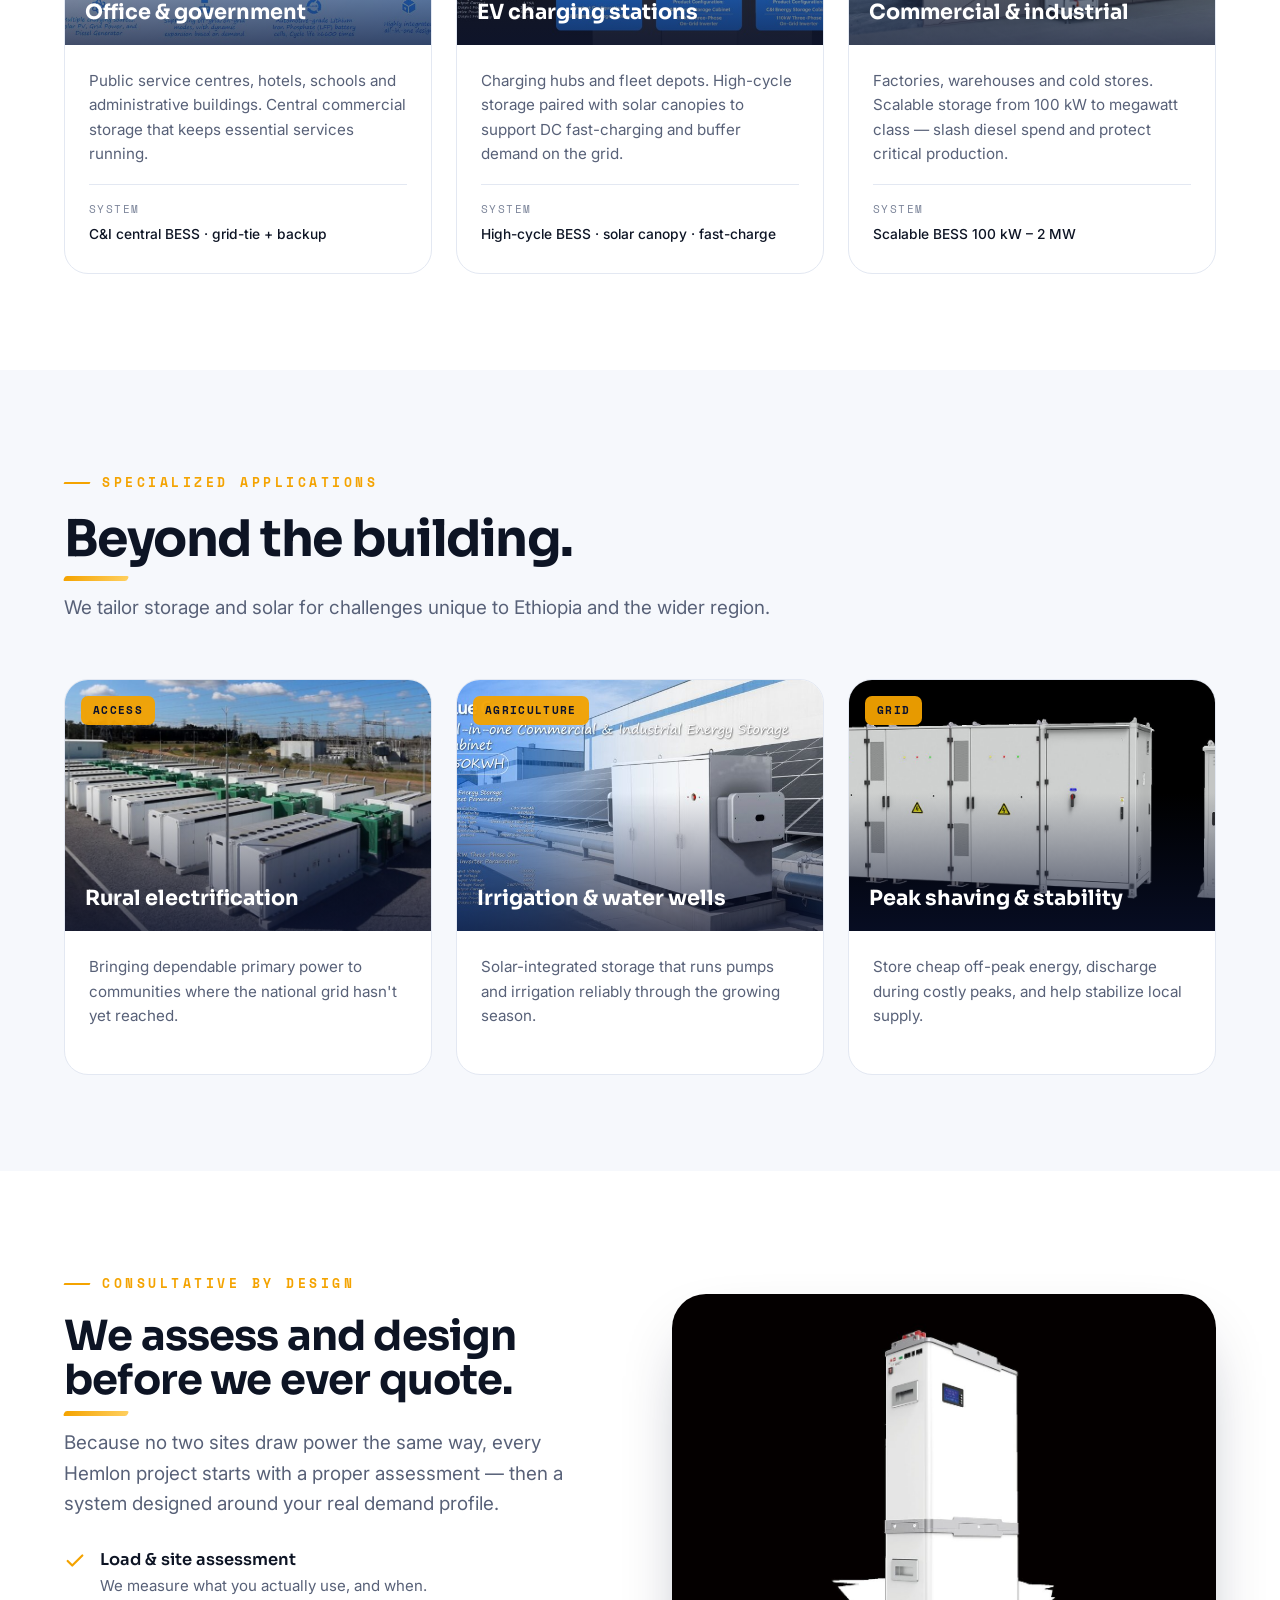
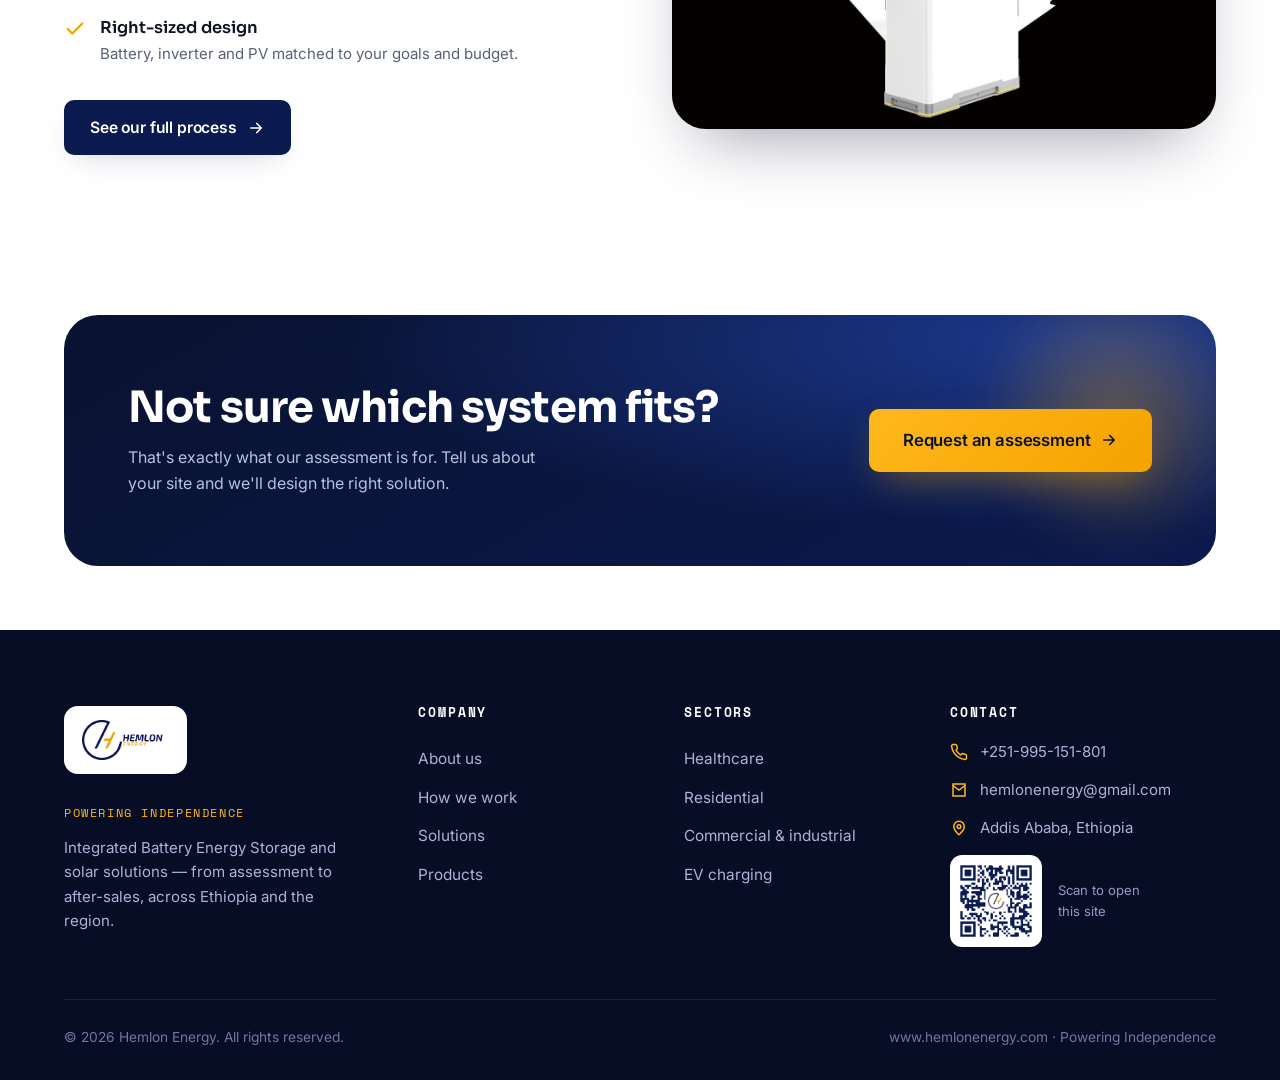
<file: hemlon-energy-website/solutions.html>
<!DOCTYPE html>
<html lang="en">
<head>
<meta charset="UTF-8">
<meta name="viewport" content="width=device-width, initial-scale=1.0">
<title>Solutions | Energy Storage &amp; Solar by Sector — Hemlon Energy</title>
<meta name="description" content="Tailored Battery Energy Storage and solar solutions for healthcare, residential, offices, government, EV charging, commercial &amp; industrial, and mixed-use buildings across Ethiopia.">
<meta name="keywords" content="solar solutions Ethiopia, BESS for hospitals, commercial solar Ethiopia, EV charging Ethiopia, industrial battery storage, rural electrification Ethiopia, irrigation solar pump">
<link rel="canonical" href="https://hemlon-energy.vercel.app/solutions.html">
<meta property="og:type" content="website">
<meta property="og:title" content="Solutions by Sector — Hemlon Energy">
<meta property="og:description" content="Energy storage &amp; solar tailored to healthcare, homes, offices, industry and EV charging across Ethiopia.">
<meta property="og:image" content="https://hemlon-energy.vercel.app/assets/scene-ci.jpg">
<meta property="og:url" content="https://hemlon-energy.vercel.app/solutions.html">
<meta name="theme-color" content="#0b1a4f">
<link rel="icon" href="assets/hemlon-logo.png">
<link rel="preconnect" href="https://fonts.googleapis.com">
<link rel="preconnect" href="https://fonts.gstatic.com" crossorigin>
<link href="https://fonts.googleapis.com/css2?family=Sora:wght@400;600;700;800&family=Inter:wght@400;500;600&family=Space+Mono:wght@400;700&display=swap" rel="stylesheet">
<link rel="stylesheet" href="styles.css">
</head>
<body>

<header class="nav" id="nav">
  <div class="wrap nav__inner">
    <a class="nav__logo" href="index.html" aria-label="Hemlon Energy home"><img src="assets/hemlon-logo.png" alt="Hemlon Energy"></a>
    <nav class="nav__menu" aria-label="Primary">
      <a class="nav__link" href="index.html">Home</a>
      <a class="nav__link is-active" href="solutions.html">Solutions</a>
      <a class="nav__link" href="products.html">Products</a>
      <a class="nav__link" href="about.html">About</a>
      <a class="nav__link" href="contact.html">Contact</a>
    </nav>
    <div class="nav__actions">
      <a class="btn btn--gold nav__cta desktop" href="contact.html">Get a proposal
        <svg viewBox="0 0 24 24" fill="none" stroke="currentColor" stroke-width="2.2"><path d="M5 12h14M13 6l6 6-6 6" stroke-linecap="round" stroke-linejoin="round"/></svg></a>
      <button class="nav__burger" aria-label="Open menu"><span></span><span></span><span></span></button>
    </div>
  </div>
</header>
<div class="nav__drawer" id="drawer">
  <a href="index.html">Home</a><a href="solutions.html">Solutions</a><a href="products.html">Products</a><a href="about.html">About</a><a href="contact.html">Contact</a>
  <a class="btn btn--gold" href="contact.html">Get a proposal</a>
</div>

<!-- PAGE HERO -->
<section class="phero">
  <div class="phero__glow"></div>
  <div class="wrap">
    <div class="crumb"><a href="index.html">Home</a> / <span>Solutions</span></div>
    <h1>Energy that fits your sector — not the other way around.</h1>
    <p>We don't sell a box off a shelf. Every system is engineered around your loads, your building and your uptime needs — whether that's a rural clinic or a megawatt-class factory.</p>
  </div>
</section>

<!-- SECTORS -->
<section class="section">
  <div class="wrap">
    <div class="sec-head reveal">
      <span class="eyebrow">Where we deploy</span>
      <h2 class="h-sec stroke">Seven sectors we power every day.</h2>
    </div>
    <div class="grid sol-grid">

      <article class="card sol reveal">
        <div class="sol__img"><img src="assets/scene-battery-tall.jpg" alt="Battery storage for a health centre"><span class="sol__tag">Healthcare</span><span class="sol__title">Health centres &amp; clinics</span></div>
        <div class="sol__body"><p>Rural and urban clinics, laboratories and blood banks. Uninterrupted power that protects the vaccine cold chain, diagnostic equipment and lighting.</p>
          <div class="sol__spec"><span class="k">System</span><span class="v">LFP battery · hybrid inverter · solar PV</span></div></div>
      </article>

      <article class="card sol reveal" data-d="1">
        <div class="sol__img"><img src="assets/scene-residential.jpg" alt="Residential energy storage"><span class="sol__tag">Residential</span><span class="sol__title">Homes &amp; apartments</span></div>
        <div class="sol__body"><p>Houses, guest houses and condominiums, single or three phase. Choose grid backup or complete independence — with EV-charger support built in.</p>
          <div class="sol__spec"><span class="k">System</span><span class="v">LFP battery · hybrid inverter · solar PV</span></div></div>
      </article>

      <article class="card sol reveal" data-d="2">
        <div class="sol__img"><img src="assets/scene-solar-home.jpg" alt="Small business solar system"><span class="sol__tag">Business</span><span class="sol__title">SMBs &amp; offices</span></div>
        <div class="sol__body"><p>Bank branches, cafés, salons and small-to-medium businesses. Keep trading through outages, or cut the grid entirely and run on your own power.</p>
          <div class="sol__spec"><span class="k">System</span><span class="v">LFP battery · hybrid inverter · solar PV</span></div></div>
      </article>

      <article class="card sol reveal">
        <div class="sol__img"><img src="assets/scene-office.jpg" alt="Office and government building solar"><span class="sol__tag">Public</span><span class="sol__title">Office &amp; government</span></div>
        <div class="sol__body"><p>Public service centres, hotels, schools and administrative buildings. Central commercial storage that keeps essential services running.</p>
          <div class="sol__spec"><span class="k">System</span><span class="v">C&amp;I central BESS · grid-tie + backup</span></div></div>
      </article>

      <article class="card sol reveal" data-d="1">
        <div class="sol__img"><img src="assets/scene-ev.jpg" alt="EV charging station"><span class="sol__tag">Mobility</span><span class="sol__title">EV charging stations</span></div>
        <div class="sol__body"><p>Charging hubs and fleet depots. High-cycle storage paired with solar canopies to support DC fast-charging and buffer demand on the grid.</p>
          <div class="sol__spec"><span class="k">System</span><span class="v">High-cycle BESS · solar canopy · fast-charge</span></div></div>
      </article>

      <article class="card sol reveal" data-d="2">
        <div class="sol__img"><img src="assets/scene-ci.jpg" alt="Commercial and industrial storage"><span class="sol__tag">Industry</span><span class="sol__title">Commercial &amp; industrial</span></div>
        <div class="sol__body"><p>Factories, warehouses and cold stores. Scalable storage from 100 kW to megawatt class — slash diesel spend and protect critical production.</p>
          <div class="sol__spec"><span class="k">System</span><span class="v">Scalable BESS 100 kW – 2 MW</span></div></div>
      </article>

    </div>
  </div>
</section>

<!-- SPECIALIZED APPLICATIONS -->
<section class="section section--mist">
  <div class="wrap">
    <div class="sec-head reveal">
      <span class="eyebrow">Specialized applications</span>
      <h2 class="h-sec stroke">Beyond the building.</h2>
      <p class="lead" style="margin-top:26px">We tailor storage and solar for challenges unique to Ethiopia and the wider region.</p>
    </div>
    <div class="grid sol-grid">
      <article class="card sol reveal">
        <div class="sol__img"><img src="assets/scene-utility.jpg" alt="Rural electrification"><span class="sol__tag">Access</span><span class="sol__title">Rural electrification</span></div>
        <div class="sol__body"><p>Bringing dependable primary power to communities where the national grid hasn't yet reached.</p></div>
      </article>
      <article class="card sol reveal" data-d="1">
        <div class="sol__img"><img src="assets/scene-agri.jpg" alt="Agricultural irrigation solar pumping"><span class="sol__tag">Agriculture</span><span class="sol__title">Irrigation &amp; water wells</span></div>
        <div class="sol__body"><p>Solar-integrated storage that runs pumps and irrigation reliably through the growing season.</p></div>
      </article>
      <article class="card sol reveal" data-d="2">
        <div class="sol__img"><img src="assets/scene-grid.jpg" alt="Grid stabilization and peak shaving"><span class="sol__tag">Grid</span><span class="sol__title">Peak shaving &amp; stability</span></div>
        <div class="sol__body"><p>Store cheap off-peak energy, discharge during costly peaks, and help stabilize local supply.</p></div>
      </article>
    </div>
  </div>
</section>

<!-- PROCESS TEASER -->
<section class="section">
  <div class="wrap split">
    <div class="split__copy reveal">
      <span class="eyebrow">Consultative by design</span>
      <h2 class="stroke">We assess and design before we ever quote.</h2>
      <p class="lead" style="margin:26px 0 28px">Because no two sites draw power the same way, every Hemlon project starts with a proper assessment — then a system designed around your real demand profile.</p>
      <div class="tick"><svg viewBox="0 0 24 24" fill="none" stroke="currentColor" stroke-width="2.4"><path d="M20 6L9 17l-5-5" stroke-linecap="round" stroke-linejoin="round"/></svg><div><b>Load &amp; site assessment</b><span>We measure what you actually use, and when.</span></div></div>
      <div class="tick"><svg viewBox="0 0 24 24" fill="none" stroke="currentColor" stroke-width="2.4"><path d="M20 6L9 17l-5-5" stroke-linecap="round" stroke-linejoin="round"/></svg><div><b>Right-sized design</b><span>Battery, inverter and PV matched to your goals and budget.</span></div></div>
      <a class="btn btn--navy" href="about.html#process" style="margin-top:18px">See our full process
        <svg viewBox="0 0 24 24" fill="none" stroke="currentColor" stroke-width="2.2"><path d="M5 12h14M13 6l6 6-6 6" stroke-linecap="round" stroke-linejoin="round"/></svg></a>
    </div>
    <div class="split__media split--rev reveal" data-d="1"><img src="assets/scene-install.jpg" alt="Hemlon Energy battery installation"></div>
  </div>
</section>

<!-- CTA -->
<section class="section section--tight">
  <div class="wrap">
    <div class="cta-band reveal">
      <div class="cta-band__in">
        <div><h2>Not sure which system fits?</h2><p>That's exactly what our assessment is for. Tell us about your site and we'll design the right solution.</p></div>
        <a class="btn btn--gold btn--lg" href="contact.html">Request an assessment
          <svg viewBox="0 0 24 24" fill="none" stroke="currentColor" stroke-width="2.2"><path d="M5 12h14M13 6l6 6-6 6" stroke-linecap="round" stroke-linejoin="round"/></svg></a>
      </div>
    </div>
  </div>
</section>

<footer class="footer">
  <div class="wrap">
    <div class="footer__top">
      <div>
        <span class="footer__logo"><img src="assets/hemlon-logo.png" alt="Hemlon Energy"></span>
        <div class="footer__tag">Powering Independence</div>
        <p>Integrated Battery Energy Storage and solar solutions — from assessment to after-sales, across Ethiopia and the region.</p>
      </div>
      <div><h4>Company</h4><div class="footer__links"><a href="about.html">About us</a><a href="about.html#process">How we work</a><a href="solutions.html">Solutions</a><a href="products.html">Products</a></div></div>
      <div><h4>Sectors</h4><div class="footer__links"><a href="solutions.html">Healthcare</a><a href="solutions.html">Residential</a><a href="solutions.html">Commercial &amp; industrial</a><a href="solutions.html">EV charging</a></div></div>
      <div><h4>Contact</h4>
        <ul class="footer__contact">
          <li><svg viewBox="0 0 24 24" fill="none" stroke="currentColor" stroke-width="2"><path d="M22 16.9v3a2 2 0 01-2.2 2 19.8 19.8 0 01-8.6-3.1 19.5 19.5 0 01-6-6 19.8 19.8 0 01-3.1-8.7A2 2 0 014.1 2h3a2 2 0 012 1.7c.1.9.3 1.8.6 2.6a2 2 0 01-.5 2.1L8.1 9.9a16 16 0 006 6l1.5-1.1a2 2 0 012.1-.5c.8.3 1.7.5 2.6.6a2 2 0 011.7 2z"/></svg><a class="v" href="tel:+251995151801">+251-995-151-801</a></li>
          <li><svg viewBox="0 0 24 24" fill="none" stroke="currentColor" stroke-width="2"><path d="M4 4h16v16H4z"/><path d="M4 6l8 6 8-6"/></svg><a class="v" href="mailto:hemlonenergy@gmail.com">hemlonenergy@gmail.com</a></li>
          <li><svg viewBox="0 0 24 24" fill="none" stroke="currentColor" stroke-width="2"><path d="M12 21s-7-6.2-7-11a7 7 0 0114 0c0 4.8-7 11-7 11z"/><circle cx="12" cy="10" r="2.5"/></svg><span class="v">Addis Ababa, Ethiopia</span></li>
        </ul>
        <div class="footer__qr"><img src="assets/qr-hemlon.png" alt="Scan to visit hemlonenergy.com"><span>Scan to open<br>this site</span></div>
      </div>
    </div>
    <div class="footer__bottom"><span>© <span id="year">2026</span> Hemlon Energy. All rights reserved.</span><span>www.hemlonenergy.com · Powering Independence</span></div>
  </div>
</footer>

<script src="main.js"></script>
</body>
</html>
</file>
<file: styles.css>
/* ============================================================
   HEMLON ENERGY — Design System
   Palette from the mark: deep navy + energy gold.
   Signature: the diagonal "energy stroke" from the logo's H.
   ============================================================ */

:root{
  --navy-950:#070d24;
  --navy-900:#0a1230;
  --navy-800:#0b1a4f;   /* brand navy */
  --navy-700:#132a70;
  --navy-600:#1c3a8f;
  --gold-500:#f4a300;   /* brand gold */
  --gold-400:#ffb81c;
  --gold-300:#ffcf5e;

  --ink:#0d1424;
  --slate:#586178;
  --slate-2:#7b8499;
  --mist:#eef1f8;
  --mist-2:#f6f8fc;
  --line:#e3e8f2;
  --white:#ffffff;

  --shadow-sm:0 1px 2px rgba(11,26,79,.06), 0 2px 8px rgba(11,26,79,.05);
  --shadow-md:0 10px 30px -12px rgba(11,26,79,.22);
  --shadow-lg:0 30px 70px -28px rgba(10,18,48,.45);
  --shadow-gold:0 16px 40px -14px rgba(244,163,0,.5);

  --r-sm:10px; --r-md:16px; --r-lg:24px; --r-xl:34px;
  --maxw:1200px;

  --ff-display:"Sora",-apple-system,system-ui,sans-serif;
  --ff-body:"Inter",-apple-system,system-ui,sans-serif;
  --ff-mono:"Space Mono","SFMono-Regular",monospace;

  --ease:cubic-bezier(.22,.61,.36,1);
}

/* ---------- reset ---------- */
*,*::before,*::after{box-sizing:border-box}
html{scroll-behavior:smooth;-webkit-text-size-adjust:100%}
body{
  margin:0;font-family:var(--ff-body);color:var(--ink);
  background:var(--white);line-height:1.6;
  -webkit-font-smoothing:antialiased;text-rendering:optimizeLegibility;
  overflow-x:hidden;
}
img{max-width:100%;display:block}
a{color:inherit;text-decoration:none}
button{font-family:inherit;cursor:pointer;border:none;background:none}
h1,h2,h3,h4{font-family:var(--ff-display);font-weight:700;line-height:1.06;margin:0;letter-spacing:-.02em}
p{margin:0}
ul{margin:0;padding:0;list-style:none}

/* ---------- layout helpers ---------- */
.wrap{max-width:var(--maxw);margin:0 auto;padding:0 24px}
.section{padding:96px 0}
.section--tight{padding:64px 0}
.section--mist{background:var(--mist-2)}
.section--navy{background:var(--navy-900);color:#e7ecf9}
.center{text-align:center}
.grid{display:grid;gap:24px}

/* eyebrow / label — engineering utility face */
.eyebrow{
  font-family:var(--ff-mono);font-size:12.5px;font-weight:700;
  letter-spacing:.28em;text-transform:uppercase;color:var(--gold-500);
  display:inline-flex;align-items:center;gap:12px;margin-bottom:20px;
}
.eyebrow::before{
  content:"";width:26px;height:2px;background:var(--gold-500);
  transform:skewX(-24deg);display:inline-block;
}
.section--navy .eyebrow{color:var(--gold-400)}

.h-sec{font-size:clamp(2rem,4.4vw,3.15rem);letter-spacing:-.03em}
.lead{font-size:clamp(1.02rem,1.5vw,1.18rem);color:var(--slate);max-width:60ch}
.section--navy .lead{color:#aeb9d8}
.sec-head{max-width:720px;margin-bottom:56px}
.sec-head.center{margin-left:auto;margin-right:auto}

/* ---------- diagonal energy stroke (signature) ---------- */
.stroke{position:relative}
.stroke::after{
  content:"";position:absolute;left:0;bottom:-14px;width:64px;height:5px;
  background:linear-gradient(90deg,var(--gold-500),var(--gold-300));
  transform:skewX(-24deg);border-radius:2px;
}
.center .stroke::after{left:50%;transform:translateX(-50%) skewX(-24deg)}

/* ============================================================
   BUTTONS
   ============================================================ */
.btn{
  --pad:15px 26px;
  display:inline-flex;align-items:center;gap:10px;justify-content:center;
  padding:var(--pad);border-radius:var(--r-sm);font-weight:600;font-size:.98rem;
  letter-spacing:-.01em;transition:transform .3s var(--ease),box-shadow .3s var(--ease),background .3s;
  will-change:transform;position:relative;
}
.btn svg{width:18px;height:18px;transition:transform .3s var(--ease)}
.btn:hover svg{transform:translateX(3px)}
.btn--gold{background:linear-gradient(135deg,var(--gold-400),var(--gold-500));color:var(--navy-900);box-shadow:var(--shadow-gold)}
.btn--gold:hover{transform:translateY(-3px);box-shadow:0 22px 46px -14px rgba(244,163,0,.62)}
.btn--navy{background:var(--navy-800);color:#fff;box-shadow:var(--shadow-md)}
.btn--navy:hover{transform:translateY(-3px);background:var(--navy-700)}
.btn--ghost{background:transparent;color:var(--navy-800);border:1.5px solid var(--line)}
.btn--ghost:hover{border-color:var(--navy-800);transform:translateY(-3px)}
.btn--light{background:rgba(255,255,255,.1);color:#fff;border:1.5px solid rgba(255,255,255,.28);backdrop-filter:blur(6px)}
.btn--light:hover{background:rgba(255,255,255,.18);transform:translateY(-3px)}
.btn--lg{--pad:18px 34px;font-size:1.05rem}

/* ============================================================
   HEADER / NAV
   ============================================================ */
.nav{
  position:fixed;inset:0 0 auto 0;z-index:100;
  padding:16px 0;transition:background .35s,box-shadow .35s,padding .35s;
}
.nav.is-solid{background:rgba(255,255,255,.86);backdrop-filter:blur(16px) saturate(1.4);box-shadow:0 1px 0 var(--line);padding:10px 0}
.nav__inner{display:flex;align-items:center;justify-content:space-between;gap:24px}
.nav__logo{background:#fff;border-radius:10px;padding:8px 13px;line-height:0;box-shadow:0 6px 18px rgba(0,0,0,.16);transition:background .35s,box-shadow .35s,padding .35s}
.nav__logo img{height:38px;width:auto;transition:height .35s}
.nav.is-solid .nav__logo{background:transparent;box-shadow:none;padding:2px 0}
.nav.is-solid .nav__logo img{height:36px}
.nav__menu{display:flex;align-items:center;gap:6px}
.nav__link{
  padding:10px 15px;border-radius:9px;font-weight:500;font-size:.96rem;color:#e9edfb;
  transition:color .25s,background .25s;position:relative;
}
.nav.is-solid .nav__link{color:var(--ink)}
.nav__link:hover{color:var(--gold-500)}
.nav.is-solid .nav__link:hover{background:var(--mist)}
.nav__link.is-active{color:var(--gold-500)}
.nav__cta{margin-left:8px}
.nav__actions{display:flex;align-items:center;gap:14px}
.nav__burger{display:none;width:44px;height:44px;border-radius:10px;position:relative}
.nav__burger span{position:absolute;left:11px;right:11px;height:2px;background:#fff;border-radius:2px;transition:.3s var(--ease)}
.nav.is-solid .nav__burger span{background:var(--ink)}
.nav__burger span:nth-child(1){top:15px}
.nav__burger span:nth-child(2){top:21px}
.nav__burger span:nth-child(3){top:27px}
.nav.is-open .nav__burger span:nth-child(1){top:21px;transform:rotate(45deg)}
.nav.is-open .nav__burger span:nth-child(2){opacity:0}
.nav.is-open .nav__burger span:nth-child(3){top:21px;transform:rotate(-45deg)}

/* mobile drawer */
.nav__drawer{
  position:fixed;inset:0;z-index:99;background:var(--navy-900);
  display:flex;flex-direction:column;justify-content:center;gap:6px;padding:0 32px;
  opacity:0;visibility:hidden;transform:translateY(-8px);transition:.4s var(--ease);
}
.nav__drawer.is-open{opacity:1;visibility:visible;transform:none}
.nav__drawer a{font-family:var(--ff-display);font-size:2rem;font-weight:600;color:#fff;padding:12px 0;border-bottom:1px solid rgba(255,255,255,.08)}
.nav__drawer a:hover{color:var(--gold-400)}
.nav__drawer .btn{margin-top:24px;align-self:flex-start}

/* ============================================================
   HERO
   ============================================================ */
.hero{
  position:relative;color:#fff;overflow:hidden;
  background:
    radial-gradient(120% 90% at 82% -10%, #1b357f 0%, transparent 55%),
    radial-gradient(90% 120% at 0% 100%, #0e1f5c 0%, transparent 60%),
    linear-gradient(160deg,var(--navy-950),var(--navy-800) 70%);
  padding:160px 0 100px;
}
.hero__grid{display:grid;grid-template-columns:1.05fr .95fr;gap:56px;align-items:center}
.hero__badge{
  display:inline-flex;align-items:center;gap:10px;padding:8px 16px;border-radius:100px;
  background:rgba(244,163,0,.12);border:1px solid rgba(244,163,0,.32);
  font-family:var(--ff-mono);font-size:12px;letter-spacing:.14em;text-transform:uppercase;color:var(--gold-300);margin-bottom:26px;
}
.hero__badge .dot{width:7px;height:7px;border-radius:50%;background:var(--gold-400);box-shadow:0 0 0 0 rgba(255,184,28,.7);animation:pulse 2.4s infinite}
@keyframes pulse{0%{box-shadow:0 0 0 0 rgba(255,184,28,.6)}70%{box-shadow:0 0 0 9px rgba(255,184,28,0)}100%{box-shadow:0 0 0 0 rgba(255,184,28,0)}}
.hero__biglogo{margin-bottom:32px}
.hero__biglogo img{height:80px;width:auto}
@media(max-width:640px){.hero__biglogo img{height:54px}}
.hero h1{font-size:clamp(2.6rem,6vw,4.5rem);font-weight:800;letter-spacing:-.035em}
.hero h1 .accent{
  background:linear-gradient(120deg,var(--gold-300),var(--gold-500));
  -webkit-background-clip:text;background-clip:text;color:transparent;
  position:relative;white-space:nowrap;
}
.hero__sub{font-size:clamp(1.05rem,1.7vw,1.28rem);color:#b6c1e2;max-width:52ch;margin:26px 0 36px}
.hero__cta{display:flex;flex-wrap:wrap;gap:14px}
.hero__stats{display:flex;gap:44px;margin-top:52px;flex-wrap:wrap}
.hero__stat b{font-family:var(--ff-display);font-size:2.15rem;font-weight:800;display:flex;align-items:baseline;gap:2px;letter-spacing:-.03em;line-height:1}
.hero__stat b i{font-style:normal;color:var(--gold-400);font-size:.56em;font-weight:700}
.hero__stat span{font-size:.82rem;color:#8f9dc4;font-family:var(--ff-mono);letter-spacing:.02em;display:block;margin-top:9px}

.hero__media{position:relative}
.hero__frame{
  position:relative;border-radius:var(--r-xl);overflow:hidden;
  box-shadow:var(--shadow-lg);border:1px solid rgba(255,255,255,.12);
  aspect-ratio:4/5;
}
.hero__frame img{width:100%;height:100%;object-fit:cover}
.hero__frame::after{content:"";position:absolute;inset:0;background:linear-gradient(180deg,transparent 40%,rgba(7,13,36,.55))}
.hero__chip{
  position:absolute;left:-26px;bottom:34px;background:rgba(255,255,255,.95);color:var(--ink);
  padding:16px 20px;border-radius:16px;box-shadow:var(--shadow-lg);display:flex;gap:14px;align-items:center;
  backdrop-filter:blur(8px);max-width:250px;
}
.hero__chip .ic{width:44px;height:44px;border-radius:12px;flex:0 0 auto;display:grid;place-items:center;background:linear-gradient(135deg,var(--gold-400),var(--gold-500))}
.hero__chip .ic svg{width:22px;height:22px;color:var(--navy-900)}
.hero__chip b{font-family:var(--ff-display);font-size:.98rem;display:block}
.hero__chip span{font-size:.8rem;color:var(--slate)}
.hero__glow{position:absolute;width:340px;height:340px;right:-60px;top:-60px;border-radius:50%;
  background:radial-gradient(circle,rgba(244,163,0,.4),transparent 70%);filter:blur(30px);z-index:0}

/* animated power line */
.powerline{position:absolute;left:0;right:0;bottom:0;height:2px;background:rgba(255,255,255,.06);overflow:hidden}
.powerline::after{content:"";position:absolute;top:0;left:-30%;width:30%;height:100%;
  background:linear-gradient(90deg,transparent,var(--gold-400),transparent);animation:sweep 4s linear infinite}
@keyframes sweep{to{left:130%}}

/* ============================================================
   TRUST / BRAND STRIP
   ============================================================ */
.trust{border-top:1px solid rgba(255,255,255,.08);padding:30px 0;background:var(--navy-950)}
.trust__row{display:flex;align-items:center;justify-content:center;gap:14px 40px;flex-wrap:wrap}
.trust__label{font-family:var(--ff-mono);font-size:11.5px;letter-spacing:.2em;text-transform:uppercase;color:#6c79a3}
.brand-word{font-family:var(--ff-display);font-weight:700;font-size:1.12rem;color:#c7d0ea;opacity:.72;letter-spacing:-.01em;transition:opacity .3s,color .3s}
.brand-word:hover{opacity:1;color:#fff}

/* ============================================================
   CARDS — shared
   ============================================================ */
.card{
  background:#fff;border:1px solid var(--line);border-radius:var(--r-lg);
  overflow:hidden;transition:transform .4s var(--ease),box-shadow .4s var(--ease),border-color .4s;
  position:relative;height:100%;
}
.card:hover{transform:translateY(-6px);box-shadow:var(--shadow-lg);border-color:transparent}

/* value / feature cards */
.features{grid-template-columns:repeat(3,1fr)}
.feat{padding:34px 30px}
.feat__ic{width:56px;height:56px;border-radius:15px;display:grid;place-items:center;margin-bottom:22px;
  background:linear-gradient(135deg,rgba(11,26,79,.06),rgba(11,26,79,.02));border:1px solid var(--line)}
.feat__ic svg{width:26px;height:26px;color:var(--navy-800)}
.feat:hover .feat__ic{background:linear-gradient(135deg,var(--gold-400),var(--gold-500));border-color:transparent}
.feat:hover .feat__ic svg{color:var(--navy-900)}
.feat h3{font-size:1.22rem;margin-bottom:10px}
.feat p{color:var(--slate);font-size:.97rem}

/* ============================================================
   SPLIT / SHOWCASE
   ============================================================ */
.split{display:grid;grid-template-columns:1fr 1fr;gap:64px;align-items:center}
.split--rev .split__media{order:2}
.split__media{position:relative;border-radius:var(--r-xl);overflow:hidden;box-shadow:var(--shadow-lg);aspect-ratio:5/4}
.split__media img{width:100%;height:100%;object-fit:cover}
.split__media--diagram{background:#fff;padding:22px;border:1px solid var(--line)}
.split__media--diagram img{object-fit:contain;border-radius:14px}
.split h2{font-size:clamp(1.8rem,3.4vw,2.6rem);margin-bottom:20px}
.split .lead{margin-bottom:28px}
.tick{display:flex;gap:14px;margin-bottom:16px;align-items:flex-start}
.tick svg{width:22px;height:22px;flex:0 0 auto;color:var(--gold-500);margin-top:3px}
.tick b{font-family:var(--ff-display);font-weight:600;display:block;font-size:1.02rem}
.tick span{color:var(--slate);font-size:.94rem}

/* ============================================================
   SOLUTIONS GRID
   ============================================================ */
.sol-grid{grid-template-columns:repeat(3,1fr)}
.sol{display:flex;flex-direction:column}
.sol__img{aspect-ratio:16/11;overflow:hidden;position:relative}
.sol__img img{width:100%;height:100%;object-fit:cover;transition:transform .7s var(--ease)}
.sol:hover .sol__img img{transform:scale(1.06)}
.sol__img::after{content:"";position:absolute;inset:0;background:linear-gradient(180deg,transparent 45%,rgba(10,18,48,.72))}
.sol__tag{position:absolute;left:16px;top:16px;z-index:2;font-family:var(--ff-mono);font-size:11px;letter-spacing:.12em;
  text-transform:uppercase;background:rgba(244,163,0,.95);color:var(--navy-900);padding:6px 12px;border-radius:7px;font-weight:700}
.sol__title{position:absolute;left:20px;bottom:16px;z-index:2;color:#fff;font-family:var(--ff-display);font-weight:700;font-size:1.3rem}
.sol__body{padding:24px 24px 28px}
.sol__body p{color:var(--slate);font-size:.95rem;margin-bottom:18px}
.sol__spec{border-top:1px solid var(--line);padding-top:16px;font-size:.86rem}
.sol__spec .k{font-family:var(--ff-mono);font-size:10.5px;letter-spacing:.14em;text-transform:uppercase;color:var(--slate-2);display:block;margin-bottom:5px}
.sol__spec .v{color:var(--ink);font-weight:500}

/* ============================================================
   PRODUCTS
   ============================================================ */
.filterbar{display:flex;gap:10px;flex-wrap:wrap;justify-content:center;margin-bottom:48px}
.filter{padding:11px 22px;border-radius:100px;border:1.5px solid var(--line);font-weight:600;font-size:.94rem;color:var(--slate);
  transition:.3s var(--ease);background:#fff}
.filter:hover{border-color:var(--navy-600);color:var(--navy-800)}
.filter.is-active{background:var(--navy-800);color:#fff;border-color:var(--navy-800);box-shadow:var(--shadow-md)}

.prod-grid{grid-template-columns:repeat(3,1fr)}
.prod{display:flex;flex-direction:column;transition:transform .4s var(--ease),box-shadow .4s var(--ease),opacity .4s,border-color .4s}
.prod.is-hidden{display:none}
.prod__img{aspect-ratio:4/3;background:linear-gradient(160deg,var(--mist),#fff);display:grid;place-items:center;padding:24px;position:relative;overflow:hidden}
.prod__img img{width:100%;height:100%;object-fit:contain;transition:transform .6s var(--ease)}
.prod:hover .prod__img img{transform:scale(1.05)}
.prod__cat{position:absolute;right:14px;top:14px;font-family:var(--ff-mono);font-size:10px;letter-spacing:.12em;text-transform:uppercase;
  background:var(--navy-800);color:#fff;padding:5px 10px;border-radius:6px}
.prod__body{padding:24px 24px 26px;display:flex;flex-direction:column;flex:1}
.prod__brand{font-family:var(--ff-mono);font-size:11px;letter-spacing:.14em;text-transform:uppercase;color:var(--gold-500);margin-bottom:8px}
.prod h3{font-size:1.22rem;margin-bottom:10px}
.prod__desc{color:var(--slate);font-size:.93rem;margin-bottom:18px;flex:1}
.prod__specs{display:grid;grid-template-columns:1fr 1fr;gap:1px;background:var(--line);border-radius:12px;overflow:hidden;margin-top:auto}
.prod__specs div{background:#fff;padding:12px 14px}
.prod__specs .k{font-family:var(--ff-mono);font-size:9.5px;letter-spacing:.1em;text-transform:uppercase;color:var(--slate-2);display:block}
.prod__specs .v{font-family:var(--ff-display);font-weight:700;font-size:1.05rem;color:var(--navy-800)}

/* ============================================================
   PROCESS / TIMELINE
   ============================================================ */
.proc{position:relative}
.proc__line{position:absolute;left:31px;top:20px;bottom:20px;width:2px;background:linear-gradient(180deg,var(--gold-500),rgba(244,163,0,.15))}
.proc__step{display:grid;grid-template-columns:64px 1fr;gap:26px;padding:22px 0;position:relative}
.proc__num{width:64px;height:64px;border-radius:18px;background:#fff;border:2px solid var(--line);display:grid;place-items:center;
  font-family:var(--ff-display);font-weight:800;font-size:1.4rem;color:var(--navy-800);position:relative;z-index:2;transition:.4s var(--ease)}
.proc__step:hover .proc__num{background:linear-gradient(135deg,var(--gold-400),var(--gold-500));border-color:transparent;color:var(--navy-900);transform:scale(1.05)}
.proc__step h3{font-size:1.32rem;margin-bottom:8px}
.proc__step p{color:var(--slate);font-size:.98rem;margin-bottom:12px}
.proc__meta{display:flex;flex-wrap:wrap;gap:8px}
.pill{font-family:var(--ff-mono);font-size:11px;letter-spacing:.06em;background:var(--mist);color:var(--navy-700);padding:6px 12px;border-radius:100px;border:1px solid var(--line)}
.section--navy .proc__num{background:rgba(255,255,255,.04);border-color:rgba(255,255,255,.14);color:#fff}
.section--navy .proc__step p{color:#a9b4d6}
.section--navy .pill{background:rgba(255,255,255,.05);border-color:rgba(255,255,255,.12);color:#cdd6ef}

/* ============================================================
   STATS BAND
   ============================================================ */
.statband{grid-template-columns:repeat(4,1fr);gap:0;border-radius:var(--r-lg);overflow:hidden;border:1px solid rgba(255,255,255,.1)}
.statband .s{padding:36px 28px;text-align:center;border-right:1px solid rgba(255,255,255,.1)}
.statband .s:last-child{border-right:none}
.statband b{font-family:var(--ff-display);font-size:clamp(2.2rem,4vw,3rem);font-weight:800;display:inline-flex;align-items:baseline;gap:2px;justify-content:center;letter-spacing:-.03em}
.statband b i{font-style:normal;color:var(--gold-400);font-size:.5em;font-weight:700}
.statband .u{color:var(--gold-400)}
.statband span{font-size:.86rem;color:#9aa6cc;font-family:var(--ff-mono);letter-spacing:.02em;display:block;margin-top:10px}

/* ============================================================
   CTA BANNER
   ============================================================ */
.cta-band{position:relative;overflow:hidden;border-radius:var(--r-xl);
  background:radial-gradient(120% 140% at 90% 10%,#1c3a8f,transparent 55%),linear-gradient(150deg,var(--navy-900),var(--navy-800));
  color:#fff;padding:70px 64px}
.cta-band::before{content:"";position:absolute;right:-40px;top:-40px;width:280px;height:280px;border-radius:50%;
  background:radial-gradient(circle,rgba(244,163,0,.35),transparent 70%);filter:blur(20px)}
.cta-band__in{position:relative;z-index:2;display:flex;align-items:center;justify-content:space-between;gap:40px;flex-wrap:wrap}
.cta-band h2{font-size:clamp(1.8rem,3.6vw,2.7rem);max-width:20ch}
.cta-band p{color:#b6c1e2;margin-top:14px;max-width:44ch}

/* ============================================================
   FOOTER
   ============================================================ */
.footer{background:var(--navy-950);color:#a9b4d6;padding:76px 0 32px}
.footer__top{display:grid;grid-template-columns:1.4fr 1fr 1fr 1.2fr;gap:44px;padding-bottom:52px;border-bottom:1px solid rgba(255,255,255,.08)}
.footer__logo{background:#fff;border-radius:14px;padding:14px 18px;display:inline-block;margin-bottom:22px}
.footer__logo img{height:40px;width:auto}
.footer__tag{font-family:var(--ff-mono);letter-spacing:.14em;text-transform:uppercase;font-size:11.5px;color:var(--gold-400);margin-bottom:14px}
.footer p{font-size:.94rem;max-width:32ch}
.footer h4{color:#fff;font-size:.82rem;font-family:var(--ff-mono);letter-spacing:.14em;text-transform:uppercase;margin-bottom:20px;font-weight:700}
.footer__links a{display:block;padding:7px 0;font-size:.96rem;transition:color .25s,padding-left .25s}
.footer__links a:hover{color:var(--gold-400);padding-left:6px}
.footer__contact li{display:flex;gap:12px;margin-bottom:14px;font-size:.94rem;align-items:flex-start}
.footer__contact svg{width:18px;height:18px;color:var(--gold-400);flex:0 0 auto;margin-top:3px}
.footer__qr{display:flex;gap:16px;align-items:center;margin-top:6px}
.footer__qr img{width:92px;height:92px;border-radius:12px;background:#fff;padding:6px}
.footer__qr span{font-size:.82rem;color:#8f9dc4}
.footer__bottom{display:flex;justify-content:space-between;gap:20px;flex-wrap:wrap;padding-top:26px;font-size:.86rem;color:#6c79a3}
.footer__bottom a:hover{color:var(--gold-400)}

/* ============================================================
   PAGE HERO (interior pages)
   ============================================================ */
.phero{background:
    radial-gradient(100% 120% at 85% -20%, #1b357f 0%, transparent 55%),
    linear-gradient(160deg,var(--navy-950),var(--navy-800));
  color:#fff;padding:150px 0 74px;position:relative;overflow:hidden}
.phero__glow{position:absolute;right:-80px;top:-40px;width:360px;height:360px;border-radius:50%;
  background:radial-gradient(circle,rgba(244,163,0,.3),transparent 70%);filter:blur(30px)}
.phero h1{font-size:clamp(2.4rem,5.5vw,3.9rem);font-weight:800;letter-spacing:-.035em;max-width:16ch;position:relative}
.phero p{color:#b6c1e2;font-size:clamp(1.05rem,1.6vw,1.24rem);max-width:56ch;margin-top:22px;position:relative}
.crumb{font-family:var(--ff-mono);font-size:12px;letter-spacing:.14em;text-transform:uppercase;color:#8f9dc4;margin-bottom:22px;position:relative}
.crumb a:hover{color:var(--gold-400)}
.crumb span{color:var(--gold-400)}

/* ============================================================
   CONTACT
   ============================================================ */
.contact-grid{display:grid;grid-template-columns:1fr 1.1fr;gap:56px;align-items:start}
.info-card{background:var(--navy-900);color:#fff;border-radius:var(--r-xl);padding:44px;position:relative;overflow:hidden}
.info-card::before{content:"";position:absolute;right:-50px;bottom:-50px;width:220px;height:220px;border-radius:50%;
  background:radial-gradient(circle,rgba(244,163,0,.28),transparent 70%);filter:blur(20px)}
.info-card h3{font-size:1.5rem;margin-bottom:8px;position:relative}
.info-card>p{color:#aeb9d8;margin-bottom:30px;position:relative}
.info-row{display:flex;gap:16px;margin-bottom:22px;position:relative;align-items:flex-start}
.info-row .ic{width:46px;height:46px;border-radius:13px;flex:0 0 auto;display:grid;place-items:center;
  background:rgba(244,163,0,.12);border:1px solid rgba(244,163,0,.3)}
.info-row .ic svg{width:20px;height:20px;color:var(--gold-400)}
.info-row .k{font-family:var(--ff-mono);font-size:10.5px;letter-spacing:.14em;text-transform:uppercase;color:#8f9dc4;display:block;margin-bottom:3px}
.info-row .v{color:#fff;font-weight:500;font-size:1.02rem;word-break:break-word}
.info-row a.v:hover{color:var(--gold-400)}
.info-qr{margin-top:30px;padding-top:26px;border-top:1px solid rgba(255,255,255,.1);display:flex;gap:18px;align-items:center;position:relative}
.info-qr img{width:104px;height:104px;border-radius:14px;background:#fff;padding:8px;flex:0 0 auto}
.info-qr b{display:block;font-family:var(--ff-display);margin-bottom:4px}
.info-qr span{font-size:.86rem;color:#aeb9d8}

.form-card{background:#fff;border:1px solid var(--line);border-radius:var(--r-xl);padding:44px;box-shadow:var(--shadow-md)}
.form-note{background:var(--mist);border-radius:12px;padding:16px 18px;font-size:.9rem;color:var(--slate);margin-bottom:28px;display:flex;gap:12px;align-items:flex-start}
.form-note svg{width:20px;height:20px;color:var(--gold-500);flex:0 0 auto;margin-top:2px}
.field{margin-bottom:20px}
.field label{display:block;font-weight:600;font-size:.9rem;margin-bottom:8px;color:var(--ink)}
.field label .req{color:var(--gold-500)}
.field input,.field select,.field textarea{
  width:100%;padding:13px 16px;border:1.5px solid var(--line);border-radius:11px;font-family:inherit;font-size:.98rem;color:var(--ink);
  background:var(--mist-2);transition:border-color .25s,box-shadow .25s,background .25s;
}
.field input:focus,.field select:focus,.field textarea:focus{outline:none;border-color:var(--navy-600);background:#fff;box-shadow:0 0 0 4px rgba(28,58,143,.1)}
.field textarea{resize:vertical;min-height:120px}
.field-row{display:grid;grid-template-columns:1fr 1fr;gap:18px}
.form-card .btn{width:100%;margin-top:6px}
.form-ok{display:none;text-align:center;padding:30px 10px}
.form-ok.show{display:block}
.form-ok .ok-ic{width:70px;height:70px;border-radius:50%;background:linear-gradient(135deg,var(--gold-400),var(--gold-500));display:grid;place-items:center;margin:0 auto 22px}
.form-ok .ok-ic svg{width:34px;height:34px;color:var(--navy-900)}
.form-ok h3{font-size:1.5rem;margin-bottom:10px}
.form-ok p{color:var(--slate)}

/* ============================================================
   FAQ
   ============================================================ */
.faq{max-width:820px;margin:0 auto}
.faq__item{border-bottom:1px solid var(--line)}
.faq__q{width:100%;text-align:left;padding:24px 48px 24px 0;font-family:var(--ff-display);font-weight:600;font-size:1.12rem;
  position:relative;color:var(--ink);transition:color .25s}
.faq__q:hover{color:var(--navy-700)}
.faq__q::after{content:"";position:absolute;right:6px;top:50%;width:14px;height:14px;
  border-right:2px solid var(--gold-500);border-bottom:2px solid var(--gold-500);
  transform:translateY(-70%) rotate(45deg);transition:transform .3s var(--ease)}
.faq__item.is-open .faq__q::after{transform:translateY(-30%) rotate(-135deg)}
.faq__a{max-height:0;overflow:hidden;transition:max-height .4s var(--ease)}
.faq__a p{color:var(--slate);padding-bottom:24px;font-size:.98rem}

/* ============================================================
   REVEAL ANIMATIONS
   ============================================================ */
.reveal{opacity:0;transform:translateY(26px);transition:opacity .8s var(--ease),transform .8s var(--ease)}
.reveal.in{opacity:1;transform:none}
.reveal[data-d="1"]{transition-delay:.08s}
.reveal[data-d="2"]{transition-delay:.16s}
.reveal[data-d="3"]{transition-delay:.24s}
.reveal[data-d="4"]{transition-delay:.32s}
.reveal[data-d="5"]{transition-delay:.4s}

@media (prefers-reduced-motion:reduce){
  *{animation:none!important;transition-duration:.01ms!important;scroll-behavior:auto!important}
  .reveal{opacity:1;transform:none}
}

/* ============================================================
   RESPONSIVE
   ============================================================ */
@media (max-width:1080px){
  .features,.sol-grid,.prod-grid{grid-template-columns:repeat(2,1fr)}
  .footer__top{grid-template-columns:1fr 1fr}
  .statband{grid-template-columns:repeat(2,1fr)}
  .statband .s:nth-child(2){border-right:none}
  .statband .s:nth-child(1),.statband .s:nth-child(2){border-bottom:1px solid rgba(255,255,255,.1)}
}
@media (max-width:900px){
  .nav__menu{display:none}
  .nav__burger{display:block}
  .nav__cta.desktop{display:none}
  .hero__grid{grid-template-columns:1fr;gap:44px}
  .hero__media{max-width:440px;margin:0 auto;width:100%}
  .split{grid-template-columns:1fr;gap:36px}
  .split--rev .split__media{order:0}
  .contact-grid{grid-template-columns:1fr;gap:32px}
  .cta-band{padding:52px 34px}
}
@media (max-width:640px){
  .section{padding:70px 0}
  .wrap{padding:0 20px}
  .features,.sol-grid,.prod-grid,.field-row{grid-template-columns:1fr}
  .footer__top{grid-template-columns:1fr;gap:34px}
  .hero{padding:130px 0 80px}
  .hero__stats{gap:24px}
  .cta-band__in{flex-direction:column;align-items:flex-start}
  .info-card,.form-card{padding:30px 24px}
  .hero__chip{left:12px}
}
</file>
<file: hemlon-energy-website/styles.css>
/* ============================================================
   HEMLON ENERGY — Design System
   Palette from the mark: deep navy + energy gold.
   Signature: the diagonal "energy stroke" from the logo's H.
   ============================================================ */

:root{
  --navy-950:#070d24;
  --navy-900:#0a1230;
  --navy-800:#0b1a4f;   /* brand navy */
  --navy-700:#132a70;
  --navy-600:#1c3a8f;
  --gold-500:#f4a300;   /* brand gold */
  --gold-400:#ffb81c;
  --gold-300:#ffcf5e;

  --ink:#0d1424;
  --slate:#586178;
  --slate-2:#7b8499;
  --mist:#eef1f8;
  --mist-2:#f6f8fc;
  --line:#e3e8f2;
  --white:#ffffff;

  --shadow-sm:0 1px 2px rgba(11,26,79,.06), 0 2px 8px rgba(11,26,79,.05);
  --shadow-md:0 10px 30px -12px rgba(11,26,79,.22);
  --shadow-lg:0 30px 70px -28px rgba(10,18,48,.45);
  --shadow-gold:0 16px 40px -14px rgba(244,163,0,.5);

  --r-sm:10px; --r-md:16px; --r-lg:24px; --r-xl:34px;
  --maxw:1200px;

  --ff-display:"Sora",-apple-system,system-ui,sans-serif;
  --ff-body:"Inter",-apple-system,system-ui,sans-serif;
  --ff-mono:"Space Mono","SFMono-Regular",monospace;

  --ease:cubic-bezier(.22,.61,.36,1);
}

/* ---------- reset ---------- */
*,*::before,*::after{box-sizing:border-box}
html{scroll-behavior:smooth;-webkit-text-size-adjust:100%}
body{
  margin:0;font-family:var(--ff-body);color:var(--ink);
  background:var(--white);line-height:1.6;
  -webkit-font-smoothing:antialiased;text-rendering:optimizeLegibility;
  overflow-x:hidden;
}
img{max-width:100%;display:block}
a{color:inherit;text-decoration:none}
button{font-family:inherit;cursor:pointer;border:none;background:none}
h1,h2,h3,h4{font-family:var(--ff-display);font-weight:700;line-height:1.06;margin:0;letter-spacing:-.02em}
p{margin:0}
ul{margin:0;padding:0;list-style:none}

/* ---------- layout helpers ---------- */
.wrap{max-width:var(--maxw);margin:0 auto;padding:0 24px}
.section{padding:96px 0}
.section--tight{padding:64px 0}
.section--mist{background:var(--mist-2)}
.section--navy{background:var(--navy-900);color:#e7ecf9}
.center{text-align:center}
.grid{display:grid;gap:24px}

/* eyebrow / label — engineering utility face */
.eyebrow{
  font-family:var(--ff-mono);font-size:12.5px;font-weight:700;
  letter-spacing:.28em;text-transform:uppercase;color:var(--gold-500);
  display:inline-flex;align-items:center;gap:12px;margin-bottom:20px;
}
.eyebrow::before{
  content:"";width:26px;height:2px;background:var(--gold-500);
  transform:skewX(-24deg);display:inline-block;
}
.section--navy .eyebrow{color:var(--gold-400)}

.h-sec{font-size:clamp(2rem,4.4vw,3.15rem);letter-spacing:-.03em}
.lead{font-size:clamp(1.02rem,1.5vw,1.18rem);color:var(--slate);max-width:60ch}
.section--navy .lead{color:#aeb9d8}
.sec-head{max-width:720px;margin-bottom:56px}
.sec-head.center{margin-left:auto;margin-right:auto}

/* ---------- diagonal energy stroke (signature) ---------- */
.stroke{position:relative}
.stroke::after{
  content:"";position:absolute;left:0;bottom:-14px;width:64px;height:5px;
  background:linear-gradient(90deg,var(--gold-500),var(--gold-300));
  transform:skewX(-24deg);border-radius:2px;
}
.center .stroke::after{left:50%;transform:translateX(-50%) skewX(-24deg)}

/* ============================================================
   BUTTONS
   ============================================================ */
.btn{
  --pad:15px 26px;
  display:inline-flex;align-items:center;gap:10px;justify-content:center;
  padding:var(--pad);border-radius:var(--r-sm);font-weight:600;font-size:.98rem;
  letter-spacing:-.01em;transition:transform .3s var(--ease),box-shadow .3s var(--ease),background .3s;
  will-change:transform;position:relative;
}
.btn svg{width:18px;height:18px;transition:transform .3s var(--ease)}
.btn:hover svg{transform:translateX(3px)}
.btn--gold{background:linear-gradient(135deg,var(--gold-400),var(--gold-500));color:var(--navy-900);box-shadow:var(--shadow-gold)}
.btn--gold:hover{transform:translateY(-3px);box-shadow:0 22px 46px -14px rgba(244,163,0,.62)}
.btn--navy{background:var(--navy-800);color:#fff;box-shadow:var(--shadow-md)}
.btn--navy:hover{transform:translateY(-3px);background:var(--navy-700)}
.btn--ghost{background:transparent;color:var(--navy-800);border:1.5px solid var(--line)}
.btn--ghost:hover{border-color:var(--navy-800);transform:translateY(-3px)}
.btn--light{background:rgba(255,255,255,.1);color:#fff;border:1.5px solid rgba(255,255,255,.28);backdrop-filter:blur(6px)}
.btn--light:hover{background:rgba(255,255,255,.18);transform:translateY(-3px)}
.btn--lg{--pad:18px 34px;font-size:1.05rem}

/* ============================================================
   HEADER / NAV
   ============================================================ */
.nav{
  position:fixed;inset:0 0 auto 0;z-index:100;
  padding:16px 0;transition:background .35s,box-shadow .35s,padding .35s;
}
.nav.is-solid{background:rgba(255,255,255,.86);backdrop-filter:blur(16px) saturate(1.4);box-shadow:0 1px 0 var(--line);padding:10px 0}
.nav__inner{display:flex;align-items:center;justify-content:space-between;gap:24px}
.nav__logo{background:#fff;border-radius:10px;padding:8px 13px;line-height:0;box-shadow:0 6px 18px rgba(0,0,0,.16);transition:background .35s,box-shadow .35s,padding .35s}
.nav__logo img{height:38px;width:auto;transition:height .35s}
.nav.is-solid .nav__logo{background:transparent;box-shadow:none;padding:2px 0}
.nav.is-solid .nav__logo img{height:36px}
.nav__menu{display:flex;align-items:center;gap:6px}
.nav__link{
  padding:10px 15px;border-radius:9px;font-weight:500;font-size:.96rem;color:#e9edfb;
  transition:color .25s,background .25s;position:relative;
}
.nav.is-solid .nav__link{color:var(--ink)}
.nav__link:hover{color:var(--gold-500)}
.nav.is-solid .nav__link:hover{background:var(--mist)}
.nav__link.is-active{color:var(--gold-500)}
.nav__cta{margin-left:8px}
.nav__actions{display:flex;align-items:center;gap:14px}
.nav__burger{display:none;width:44px;height:44px;border-radius:10px;position:relative}
.nav__burger span{position:absolute;left:11px;right:11px;height:2px;background:#fff;border-radius:2px;transition:.3s var(--ease)}
.nav.is-solid .nav__burger span{background:var(--ink)}
.nav__burger span:nth-child(1){top:15px}
.nav__burger span:nth-child(2){top:21px}
.nav__burger span:nth-child(3){top:27px}
.nav.is-open .nav__burger span:nth-child(1){top:21px;transform:rotate(45deg)}
.nav.is-open .nav__burger span:nth-child(2){opacity:0}
.nav.is-open .nav__burger span:nth-child(3){top:21px;transform:rotate(-45deg)}

/* mobile drawer */
.nav__drawer{
  position:fixed;inset:0;z-index:99;background:var(--navy-900);
  display:flex;flex-direction:column;justify-content:center;gap:6px;padding:0 32px;
  opacity:0;visibility:hidden;transform:translateY(-8px);transition:.4s var(--ease);
}
.nav__drawer.is-open{opacity:1;visibility:visible;transform:none}
.nav__drawer a{font-family:var(--ff-display);font-size:2rem;font-weight:600;color:#fff;padding:12px 0;border-bottom:1px solid rgba(255,255,255,.08)}
.nav__drawer a:hover{color:var(--gold-400)}
.nav__drawer .btn{margin-top:24px;align-self:flex-start}

/* ============================================================
   HERO
   ============================================================ */
.hero{
  position:relative;color:#fff;overflow:hidden;
  background:
    radial-gradient(120% 90% at 82% -10%, #1b357f 0%, transparent 55%),
    radial-gradient(90% 120% at 0% 100%, #0e1f5c 0%, transparent 60%),
    linear-gradient(160deg,var(--navy-950),var(--navy-800) 70%);
  padding:160px 0 100px;
}
.hero__grid{display:grid;grid-template-columns:1.05fr .95fr;gap:56px;align-items:center}
.hero__badge{
  display:inline-flex;align-items:center;gap:10px;padding:8px 16px;border-radius:100px;
  background:rgba(244,163,0,.12);border:1px solid rgba(244,163,0,.32);
  font-family:var(--ff-mono);font-size:12px;letter-spacing:.14em;text-transform:uppercase;color:var(--gold-300);margin-bottom:26px;
}
.hero__badge .dot{width:7px;height:7px;border-radius:50%;background:var(--gold-400);box-shadow:0 0 0 0 rgba(255,184,28,.7);animation:pulse 2.4s infinite}
@keyframes pulse{0%{box-shadow:0 0 0 0 rgba(255,184,28,.6)}70%{box-shadow:0 0 0 9px rgba(255,184,28,0)}100%{box-shadow:0 0 0 0 rgba(255,184,28,0)}}
.hero h1{font-size:clamp(2.6rem,6vw,4.5rem);font-weight:800;letter-spacing:-.035em}
.hero h1 .accent{
  background:linear-gradient(120deg,var(--gold-300),var(--gold-500));
  -webkit-background-clip:text;background-clip:text;color:transparent;
  position:relative;white-space:nowrap;
}
.hero__sub{font-size:clamp(1.05rem,1.7vw,1.28rem);color:#b6c1e2;max-width:52ch;margin:26px 0 36px}
.hero__cta{display:flex;flex-wrap:wrap;gap:14px}
.hero__stats{display:flex;gap:44px;margin-top:52px;flex-wrap:wrap}
.hero__stat b{font-family:var(--ff-display);font-size:2.15rem;font-weight:800;display:flex;align-items:baseline;gap:2px;letter-spacing:-.03em;line-height:1}
.hero__stat b i{font-style:normal;color:var(--gold-400);font-size:.56em;font-weight:700}
.hero__stat span{font-size:.82rem;color:#8f9dc4;font-family:var(--ff-mono);letter-spacing:.02em;display:block;margin-top:9px}

.hero__media{position:relative}
.hero__frame{
  position:relative;border-radius:var(--r-xl);overflow:hidden;
  box-shadow:var(--shadow-lg);border:1px solid rgba(255,255,255,.12);
  aspect-ratio:4/5;
}
.hero__frame img{width:100%;height:100%;object-fit:cover}
.hero__frame::after{content:"";position:absolute;inset:0;background:linear-gradient(180deg,transparent 40%,rgba(7,13,36,.55))}
.hero__chip{
  position:absolute;left:-26px;bottom:34px;background:rgba(255,255,255,.95);color:var(--ink);
  padding:16px 20px;border-radius:16px;box-shadow:var(--shadow-lg);display:flex;gap:14px;align-items:center;
  backdrop-filter:blur(8px);max-width:250px;
}
.hero__chip .ic{width:44px;height:44px;border-radius:12px;flex:0 0 auto;display:grid;place-items:center;background:linear-gradient(135deg,var(--gold-400),var(--gold-500))}
.hero__chip .ic svg{width:22px;height:22px;color:var(--navy-900)}
.hero__chip b{font-family:var(--ff-display);font-size:.98rem;display:block}
.hero__chip span{font-size:.8rem;color:var(--slate)}
.hero__glow{position:absolute;width:340px;height:340px;right:-60px;top:-60px;border-radius:50%;
  background:radial-gradient(circle,rgba(244,163,0,.4),transparent 70%);filter:blur(30px);z-index:0}

/* animated power line */
.powerline{position:absolute;left:0;right:0;bottom:0;height:2px;background:rgba(255,255,255,.06);overflow:hidden}
.powerline::after{content:"";position:absolute;top:0;left:-30%;width:30%;height:100%;
  background:linear-gradient(90deg,transparent,var(--gold-400),transparent);animation:sweep 4s linear infinite}
@keyframes sweep{to{left:130%}}

/* ============================================================
   TRUST / BRAND STRIP
   ============================================================ */
.trust{border-top:1px solid rgba(255,255,255,.08);padding:30px 0;background:var(--navy-950)}
.trust__row{display:flex;align-items:center;justify-content:center;gap:14px 40px;flex-wrap:wrap}
.trust__label{font-family:var(--ff-mono);font-size:11.5px;letter-spacing:.2em;text-transform:uppercase;color:#6c79a3}
.brand-word{font-family:var(--ff-display);font-weight:700;font-size:1.12rem;color:#c7d0ea;opacity:.72;letter-spacing:-.01em;transition:opacity .3s,color .3s}
.brand-word:hover{opacity:1;color:#fff}

/* ============================================================
   CARDS — shared
   ============================================================ */
.card{
  background:#fff;border:1px solid var(--line);border-radius:var(--r-lg);
  overflow:hidden;transition:transform .4s var(--ease),box-shadow .4s var(--ease),border-color .4s;
  position:relative;height:100%;
}
.card:hover{transform:translateY(-6px);box-shadow:var(--shadow-lg);border-color:transparent}

/* value / feature cards */
.features{grid-template-columns:repeat(3,1fr)}
.feat{padding:34px 30px}
.feat__ic{width:56px;height:56px;border-radius:15px;display:grid;place-items:center;margin-bottom:22px;
  background:linear-gradient(135deg,rgba(11,26,79,.06),rgba(11,26,79,.02));border:1px solid var(--line)}
.feat__ic svg{width:26px;height:26px;color:var(--navy-800)}
.feat:hover .feat__ic{background:linear-gradient(135deg,var(--gold-400),var(--gold-500));border-color:transparent}
.feat:hover .feat__ic svg{color:var(--navy-900)}
.feat h3{font-size:1.22rem;margin-bottom:10px}
.feat p{color:var(--slate);font-size:.97rem}

/* ============================================================
   SPLIT / SHOWCASE
   ============================================================ */
.split{display:grid;grid-template-columns:1fr 1fr;gap:64px;align-items:center}
.split--rev .split__media{order:2}
.split__media{position:relative;border-radius:var(--r-xl);overflow:hidden;box-shadow:var(--shadow-lg);aspect-ratio:5/4}
.split__media img{width:100%;height:100%;object-fit:cover}
.split__media--diagram{background:#fff;padding:22px;border:1px solid var(--line)}
.split__media--diagram img{object-fit:contain;border-radius:14px}
.split h2{font-size:clamp(1.8rem,3.4vw,2.6rem);margin-bottom:20px}
.split .lead{margin-bottom:28px}
.tick{display:flex;gap:14px;margin-bottom:16px;align-items:flex-start}
.tick svg{width:22px;height:22px;flex:0 0 auto;color:var(--gold-500);margin-top:3px}
.tick b{font-family:var(--ff-display);font-weight:600;display:block;font-size:1.02rem}
.tick span{color:var(--slate);font-size:.94rem}

/* ============================================================
   SOLUTIONS GRID
   ============================================================ */
.sol-grid{grid-template-columns:repeat(3,1fr)}
.sol{display:flex;flex-direction:column}
.sol__img{aspect-ratio:16/11;overflow:hidden;position:relative}
.sol__img img{width:100%;height:100%;object-fit:cover;transition:transform .7s var(--ease)}
.sol:hover .sol__img img{transform:scale(1.06)}
.sol__img::after{content:"";position:absolute;inset:0;background:linear-gradient(180deg,transparent 45%,rgba(10,18,48,.72))}
.sol__tag{position:absolute;left:16px;top:16px;z-index:2;font-family:var(--ff-mono);font-size:11px;letter-spacing:.12em;
  text-transform:uppercase;background:rgba(244,163,0,.95);color:var(--navy-900);padding:6px 12px;border-radius:7px;font-weight:700}
.sol__title{position:absolute;left:20px;bottom:16px;z-index:2;color:#fff;font-family:var(--ff-display);font-weight:700;font-size:1.3rem}
.sol__body{padding:24px 24px 28px}
.sol__body p{color:var(--slate);font-size:.95rem;margin-bottom:18px}
.sol__spec{border-top:1px solid var(--line);padding-top:16px;font-size:.86rem}
.sol__spec .k{font-family:var(--ff-mono);font-size:10.5px;letter-spacing:.14em;text-transform:uppercase;color:var(--slate-2);display:block;margin-bottom:5px}
.sol__spec .v{color:var(--ink);font-weight:500}

/* ============================================================
   PRODUCTS
   ============================================================ */
.filterbar{display:flex;gap:10px;flex-wrap:wrap;justify-content:center;margin-bottom:48px}
.filter{padding:11px 22px;border-radius:100px;border:1.5px solid var(--line);font-weight:600;font-size:.94rem;color:var(--slate);
  transition:.3s var(--ease);background:#fff}
.filter:hover{border-color:var(--navy-600);color:var(--navy-800)}
.filter.is-active{background:var(--navy-800);color:#fff;border-color:var(--navy-800);box-shadow:var(--shadow-md)}

.prod-grid{grid-template-columns:repeat(3,1fr)}
.prod{display:flex;flex-direction:column;transition:transform .4s var(--ease),box-shadow .4s var(--ease),opacity .4s,border-color .4s}
.prod.is-hidden{display:none}
.prod__img{aspect-ratio:4/3;background:linear-gradient(160deg,var(--mist),#fff);display:grid;place-items:center;padding:24px;position:relative;overflow:hidden}
.prod__img img{width:100%;height:100%;object-fit:contain;transition:transform .6s var(--ease)}
.prod:hover .prod__img img{transform:scale(1.05)}
.prod__cat{position:absolute;right:14px;top:14px;font-family:var(--ff-mono);font-size:10px;letter-spacing:.12em;text-transform:uppercase;
  background:var(--navy-800);color:#fff;padding:5px 10px;border-radius:6px}
.prod__body{padding:24px 24px 26px;display:flex;flex-direction:column;flex:1}
.prod__brand{font-family:var(--ff-mono);font-size:11px;letter-spacing:.14em;text-transform:uppercase;color:var(--gold-500);margin-bottom:8px}
.prod h3{font-size:1.22rem;margin-bottom:10px}
.prod__desc{color:var(--slate);font-size:.93rem;margin-bottom:18px;flex:1}
.prod__specs{display:grid;grid-template-columns:1fr 1fr;gap:1px;background:var(--line);border-radius:12px;overflow:hidden;margin-top:auto}
.prod__specs div{background:#fff;padding:12px 14px}
.prod__specs .k{font-family:var(--ff-mono);font-size:9.5px;letter-spacing:.1em;text-transform:uppercase;color:var(--slate-2);display:block}
.prod__specs .v{font-family:var(--ff-display);font-weight:700;font-size:1.05rem;color:var(--navy-800)}

/* ============================================================
   PROCESS / TIMELINE
   ============================================================ */
.proc{position:relative}
.proc__line{position:absolute;left:31px;top:20px;bottom:20px;width:2px;background:linear-gradient(180deg,var(--gold-500),rgba(244,163,0,.15))}
.proc__step{display:grid;grid-template-columns:64px 1fr;gap:26px;padding:22px 0;position:relative}
.proc__num{width:64px;height:64px;border-radius:18px;background:#fff;border:2px solid var(--line);display:grid;place-items:center;
  font-family:var(--ff-display);font-weight:800;font-size:1.4rem;color:var(--navy-800);position:relative;z-index:2;transition:.4s var(--ease)}
.proc__step:hover .proc__num{background:linear-gradient(135deg,var(--gold-400),var(--gold-500));border-color:transparent;color:var(--navy-900);transform:scale(1.05)}
.proc__step h3{font-size:1.32rem;margin-bottom:8px}
.proc__step p{color:var(--slate);font-size:.98rem;margin-bottom:12px}
.proc__meta{display:flex;flex-wrap:wrap;gap:8px}
.pill{font-family:var(--ff-mono);font-size:11px;letter-spacing:.06em;background:var(--mist);color:var(--navy-700);padding:6px 12px;border-radius:100px;border:1px solid var(--line)}
.section--navy .proc__num{background:rgba(255,255,255,.04);border-color:rgba(255,255,255,.14);color:#fff}
.section--navy .proc__step p{color:#a9b4d6}
.section--navy .pill{background:rgba(255,255,255,.05);border-color:rgba(255,255,255,.12);color:#cdd6ef}

/* ============================================================
   STATS BAND
   ============================================================ */
.statband{grid-template-columns:repeat(4,1fr);gap:0;border-radius:var(--r-lg);overflow:hidden;border:1px solid rgba(255,255,255,.1)}
.statband .s{padding:36px 28px;text-align:center;border-right:1px solid rgba(255,255,255,.1)}
.statband .s:last-child{border-right:none}
.statband b{font-family:var(--ff-display);font-size:clamp(2.2rem,4vw,3rem);font-weight:800;display:inline-flex;align-items:baseline;gap:2px;justify-content:center;letter-spacing:-.03em}
.statband b i{font-style:normal;color:var(--gold-400);font-size:.5em;font-weight:700}
.statband .u{color:var(--gold-400)}
.statband span{font-size:.86rem;color:#9aa6cc;font-family:var(--ff-mono);letter-spacing:.02em;display:block;margin-top:10px}

/* ============================================================
   CTA BANNER
   ============================================================ */
.cta-band{position:relative;overflow:hidden;border-radius:var(--r-xl);
  background:radial-gradient(120% 140% at 90% 10%,#1c3a8f,transparent 55%),linear-gradient(150deg,var(--navy-900),var(--navy-800));
  color:#fff;padding:70px 64px}
.cta-band::before{content:"";position:absolute;right:-40px;top:-40px;width:280px;height:280px;border-radius:50%;
  background:radial-gradient(circle,rgba(244,163,0,.35),transparent 70%);filter:blur(20px)}
.cta-band__in{position:relative;z-index:2;display:flex;align-items:center;justify-content:space-between;gap:40px;flex-wrap:wrap}
.cta-band h2{font-size:clamp(1.8rem,3.6vw,2.7rem);max-width:20ch}
.cta-band p{color:#b6c1e2;margin-top:14px;max-width:44ch}

/* ============================================================
   FOOTER
   ============================================================ */
.footer{background:var(--navy-950);color:#a9b4d6;padding:76px 0 32px}
.footer__top{display:grid;grid-template-columns:1.4fr 1fr 1fr 1.2fr;gap:44px;padding-bottom:52px;border-bottom:1px solid rgba(255,255,255,.08)}
.footer__logo{background:#fff;border-radius:14px;padding:14px 18px;display:inline-block;margin-bottom:22px}
.footer__logo img{height:40px;width:auto}
.footer__tag{font-family:var(--ff-mono);letter-spacing:.14em;text-transform:uppercase;font-size:11.5px;color:var(--gold-400);margin-bottom:14px}
.footer p{font-size:.94rem;max-width:32ch}
.footer h4{color:#fff;font-size:.82rem;font-family:var(--ff-mono);letter-spacing:.14em;text-transform:uppercase;margin-bottom:20px;font-weight:700}
.footer__links a{display:block;padding:7px 0;font-size:.96rem;transition:color .25s,padding-left .25s}
.footer__links a:hover{color:var(--gold-400);padding-left:6px}
.footer__contact li{display:flex;gap:12px;margin-bottom:14px;font-size:.94rem;align-items:flex-start}
.footer__contact svg{width:18px;height:18px;color:var(--gold-400);flex:0 0 auto;margin-top:3px}
.footer__qr{display:flex;gap:16px;align-items:center;margin-top:6px}
.footer__qr img{width:92px;height:92px;border-radius:12px;background:#fff;padding:6px}
.footer__qr span{font-size:.82rem;color:#8f9dc4}
.footer__bottom{display:flex;justify-content:space-between;gap:20px;flex-wrap:wrap;padding-top:26px;font-size:.86rem;color:#6c79a3}
.footer__bottom a:hover{color:var(--gold-400)}

/* ============================================================
   PAGE HERO (interior pages)
   ============================================================ */
.phero{background:
    radial-gradient(100% 120% at 85% -20%, #1b357f 0%, transparent 55%),
    linear-gradient(160deg,var(--navy-950),var(--navy-800));
  color:#fff;padding:150px 0 74px;position:relative;overflow:hidden}
.phero__glow{position:absolute;right:-80px;top:-40px;width:360px;height:360px;border-radius:50%;
  background:radial-gradient(circle,rgba(244,163,0,.3),transparent 70%);filter:blur(30px)}
.phero h1{font-size:clamp(2.4rem,5.5vw,3.9rem);font-weight:800;letter-spacing:-.035em;max-width:16ch;position:relative}
.phero p{color:#b6c1e2;font-size:clamp(1.05rem,1.6vw,1.24rem);max-width:56ch;margin-top:22px;position:relative}
.crumb{font-family:var(--ff-mono);font-size:12px;letter-spacing:.14em;text-transform:uppercase;color:#8f9dc4;margin-bottom:22px;position:relative}
.crumb a:hover{color:var(--gold-400)}
.crumb span{color:var(--gold-400)}

/* ============================================================
   CONTACT
   ============================================================ */
.contact-grid{display:grid;grid-template-columns:1fr 1.1fr;gap:56px;align-items:start}
.info-card{background:var(--navy-900);color:#fff;border-radius:var(--r-xl);padding:44px;position:relative;overflow:hidden}
.info-card::before{content:"";position:absolute;right:-50px;bottom:-50px;width:220px;height:220px;border-radius:50%;
  background:radial-gradient(circle,rgba(244,163,0,.28),transparent 70%);filter:blur(20px)}
.info-card h3{font-size:1.5rem;margin-bottom:8px;position:relative}
.info-card>p{color:#aeb9d8;margin-bottom:30px;position:relative}
.info-row{display:flex;gap:16px;margin-bottom:22px;position:relative;align-items:flex-start}
.info-row .ic{width:46px;height:46px;border-radius:13px;flex:0 0 auto;display:grid;place-items:center;
  background:rgba(244,163,0,.12);border:1px solid rgba(244,163,0,.3)}
.info-row .ic svg{width:20px;height:20px;color:var(--gold-400)}
.info-row .k{font-family:var(--ff-mono);font-size:10.5px;letter-spacing:.14em;text-transform:uppercase;color:#8f9dc4;display:block;margin-bottom:3px}
.info-row .v{color:#fff;font-weight:500;font-size:1.02rem;word-break:break-word}
.info-row a.v:hover{color:var(--gold-400)}
.info-qr{margin-top:30px;padding-top:26px;border-top:1px solid rgba(255,255,255,.1);display:flex;gap:18px;align-items:center;position:relative}
.info-qr img{width:104px;height:104px;border-radius:14px;background:#fff;padding:8px;flex:0 0 auto}
.info-qr b{display:block;font-family:var(--ff-display);margin-bottom:4px}
.info-qr span{font-size:.86rem;color:#aeb9d8}

.form-card{background:#fff;border:1px solid var(--line);border-radius:var(--r-xl);padding:44px;box-shadow:var(--shadow-md)}
.form-note{background:var(--mist);border-radius:12px;padding:16px 18px;font-size:.9rem;color:var(--slate);margin-bottom:28px;display:flex;gap:12px;align-items:flex-start}
.form-note svg{width:20px;height:20px;color:var(--gold-500);flex:0 0 auto;margin-top:2px}
.field{margin-bottom:20px}
.field label{display:block;font-weight:600;font-size:.9rem;margin-bottom:8px;color:var(--ink)}
.field label .req{color:var(--gold-500)}
.field input,.field select,.field textarea{
  width:100%;padding:13px 16px;border:1.5px solid var(--line);border-radius:11px;font-family:inherit;font-size:.98rem;color:var(--ink);
  background:var(--mist-2);transition:border-color .25s,box-shadow .25s,background .25s;
}
.field input:focus,.field select:focus,.field textarea:focus{outline:none;border-color:var(--navy-600);background:#fff;box-shadow:0 0 0 4px rgba(28,58,143,.1)}
.field textarea{resize:vertical;min-height:120px}
.field-row{display:grid;grid-template-columns:1fr 1fr;gap:18px}
.form-card .btn{width:100%;margin-top:6px}
.form-ok{display:none;text-align:center;padding:30px 10px}
.form-ok.show{display:block}
.form-ok .ok-ic{width:70px;height:70px;border-radius:50%;background:linear-gradient(135deg,var(--gold-400),var(--gold-500));display:grid;place-items:center;margin:0 auto 22px}
.form-ok .ok-ic svg{width:34px;height:34px;color:var(--navy-900)}
.form-ok h3{font-size:1.5rem;margin-bottom:10px}
.form-ok p{color:var(--slate)}

/* ============================================================
   FAQ
   ============================================================ */
.faq{max-width:820px;margin:0 auto}
.faq__item{border-bottom:1px solid var(--line)}
.faq__q{width:100%;text-align:left;padding:24px 48px 24px 0;font-family:var(--ff-display);font-weight:600;font-size:1.12rem;
  position:relative;color:var(--ink);transition:color .25s}
.faq__q:hover{color:var(--navy-700)}
.faq__q::after{content:"";position:absolute;right:6px;top:50%;width:14px;height:14px;
  border-right:2px solid var(--gold-500);border-bottom:2px solid var(--gold-500);
  transform:translateY(-70%) rotate(45deg);transition:transform .3s var(--ease)}
.faq__item.is-open .faq__q::after{transform:translateY(-30%) rotate(-135deg)}
.faq__a{max-height:0;overflow:hidden;transition:max-height .4s var(--ease)}
.faq__a p{color:var(--slate);padding-bottom:24px;font-size:.98rem}

/* ============================================================
   REVEAL ANIMATIONS
   ============================================================ */
.reveal{opacity:0;transform:translateY(26px);transition:opacity .8s var(--ease),transform .8s var(--ease)}
.reveal.in{opacity:1;transform:none}
.reveal[data-d="1"]{transition-delay:.08s}
.reveal[data-d="2"]{transition-delay:.16s}
.reveal[data-d="3"]{transition-delay:.24s}
.reveal[data-d="4"]{transition-delay:.32s}
.reveal[data-d="5"]{transition-delay:.4s}

@media (prefers-reduced-motion:reduce){
  *{animation:none!important;transition-duration:.01ms!important;scroll-behavior:auto!important}
  .reveal{opacity:1;transform:none}
}

/* ============================================================
   RESPONSIVE
   ============================================================ */
@media (max-width:1080px){
  .features,.sol-grid,.prod-grid{grid-template-columns:repeat(2,1fr)}
  .footer__top{grid-template-columns:1fr 1fr}
  .statband{grid-template-columns:repeat(2,1fr)}
  .statband .s:nth-child(2){border-right:none}
  .statband .s:nth-child(1),.statband .s:nth-child(2){border-bottom:1px solid rgba(255,255,255,.1)}
}
@media (max-width:900px){
  .nav__menu{display:none}
  .nav__burger{display:block}
  .nav__cta.desktop{display:none}
  .hero__grid{grid-template-columns:1fr;gap:44px}
  .hero__media{max-width:440px;margin:0 auto;width:100%}
  .split{grid-template-columns:1fr;gap:36px}
  .split--rev .split__media{order:0}
  .contact-grid{grid-template-columns:1fr;gap:32px}
  .cta-band{padding:52px 34px}
}
@media (max-width:640px){
  .section{padding:70px 0}
  .wrap{padding:0 20px}
  .features,.sol-grid,.prod-grid,.field-row{grid-template-columns:1fr}
  .footer__top{grid-template-columns:1fr;gap:34px}
  .hero{padding:130px 0 80px}
  .hero__stats{gap:24px}
  .cta-band__in{flex-direction:column;align-items:flex-start}
  .info-card,.form-card{padding:30px 24px}
  .hero__chip{left:12px}
}
</file>
